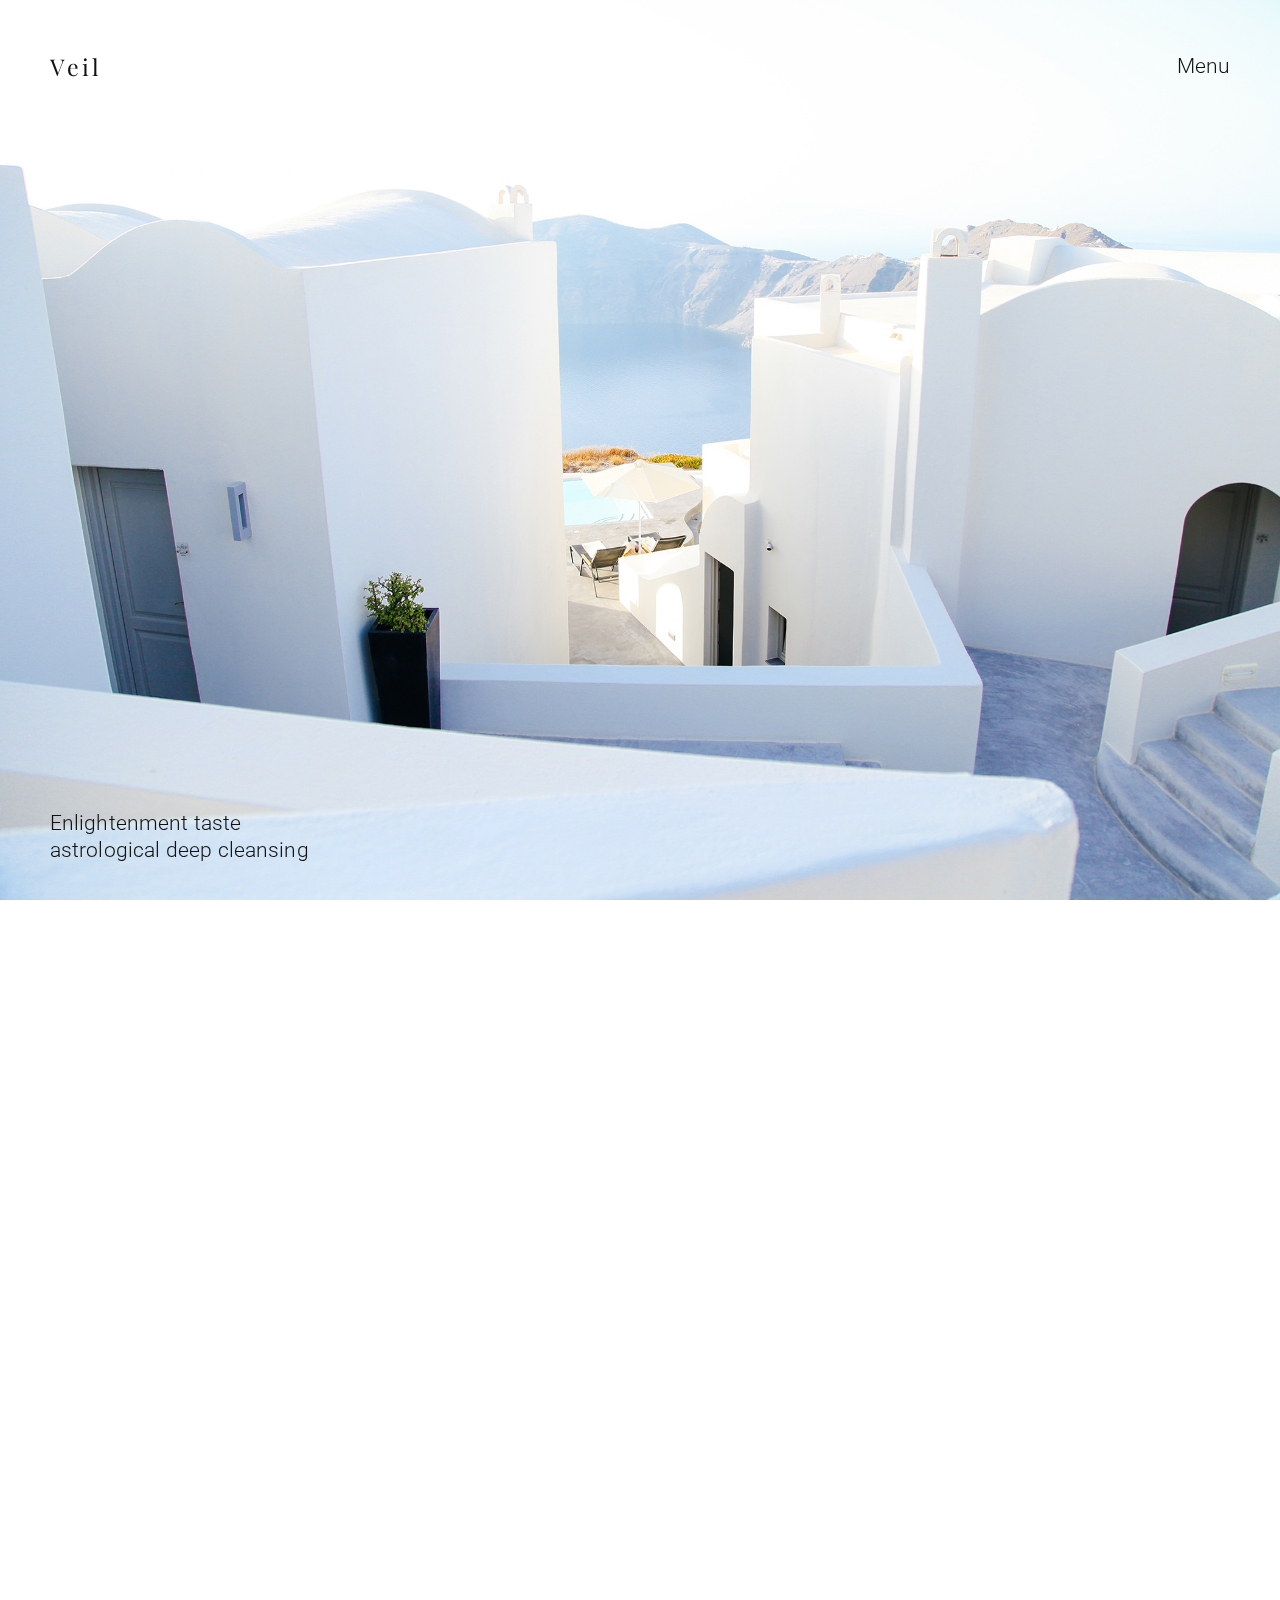
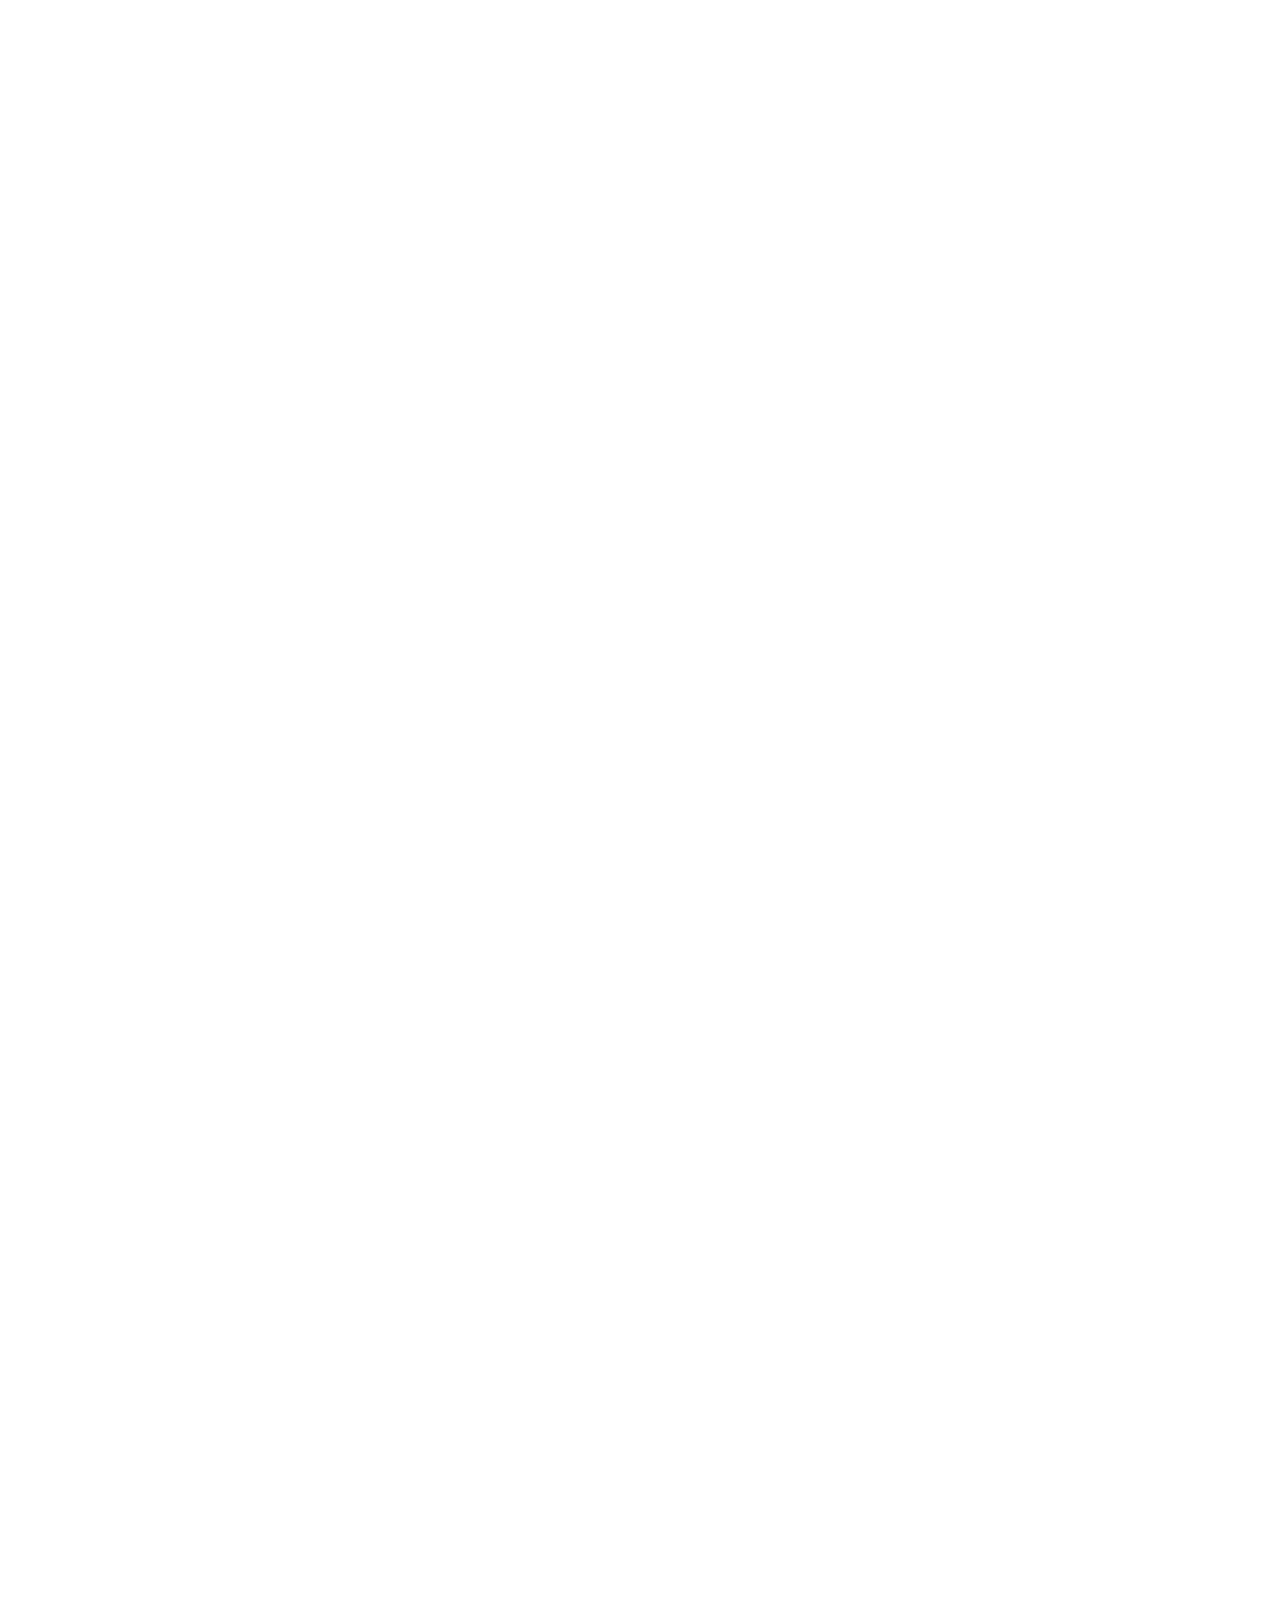
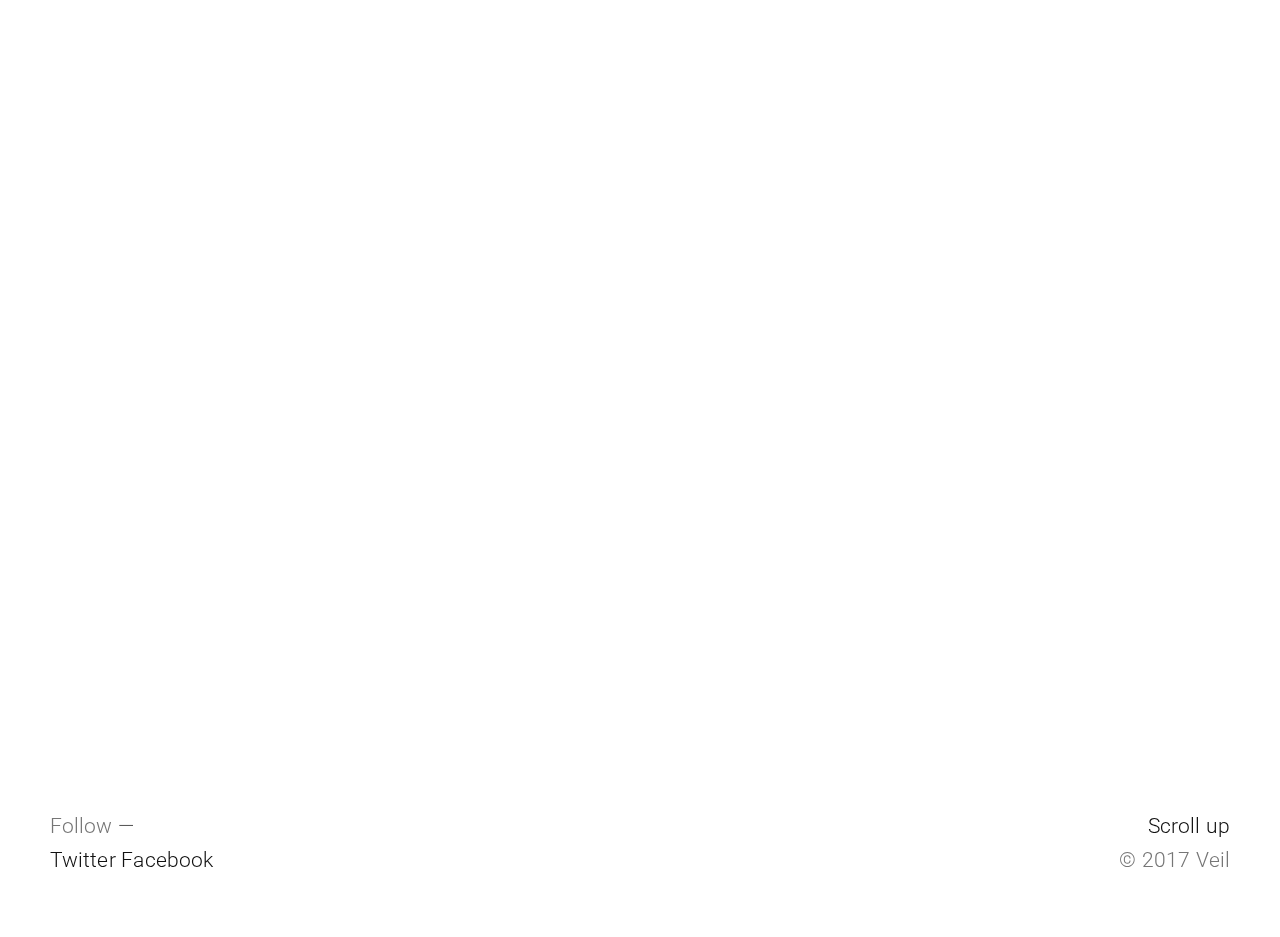
<file: index.html>
<!DOCTYPE html>
<!--
  Name: Veil - Minimal Photographer's HTML Template
  Version: 1.0.0
  Author: Typebold
  Website: http://www.typebold.com
  Purchase: https://creativemarket.com/typebold/1193281-Veil-Minimal-Photography-Template
  License: You must have a valid license purchased only from Creative Market (the above link) in order to legally use the theme for your project.
  Copyright 2017.
-->
<html lang="en">
<head>

	<!-- META
	__________________________________________________________________________________ -->
	
	<meta charset="utf-8" />
	<title>VEIL</title>
	<meta name="description" content="" />
	<meta name="author" content="" />
	<meta name="viewport" content="initial-scale=1.0, width=device-width" />


	<!-- CSS
	__________________________________________________________________________________ -->

	<!-- Custom Font -->
	<link href="https://fonts.googleapis.com/css?family=Roboto:300,400,500,700" rel="stylesheet" type="text/css" />
	<link href="https://fonts.googleapis.com/css?family=Playfair+Display:400,700,900" rel="stylesheet">

    <!-- Swiper -->
    <link href="css/swiper.css" rel="stylesheet" type="text/css" />
	
	<!-- Photoswipe Lightbox -->
	<link href="css/photoswipe.css" rel="stylesheet" type="text/css"> 
	<link href="css/photoswipe-skin.css" rel="stylesheet" type="text/css"> 

	<!-- Custom Link -->
	<link href="css/linkstyles.css" rel="stylesheet" type="text/css" />

	<!-- Page Transition -->
	<link href="css/animsition.css" rel="stylesheet" type="text/css" />

	<!-- Custom Style -->
	<link href="css/style.css" rel="stylesheet" type="text/css" />

	<!-- All Compressed CSS -->
	<!--<link href="css/all.css" rel="stylesheet" type="text/css" />-->

	<!-- Favicons
	__________________________________________________________________________________ -->
	
	<link href="img/favicon.ico" rel="shortcut icon" />
	<link href="img/apple-touch-icon.png" rel="apple-touch-icon" />
	
</head>
<body class="hasSwiper">
	
	
	<!-- PAGE TRANSITION
	__________________________________________________________________________________ -->

	<div class="page-overlay"></div>
	<div class="animsition-overlay"></div>
	<div class="animsition-overlay-veil"></div>


	<!-- HEADER
	__________________________________________________________________________________ -->
	
	<div class="header">
		<div class="container-xl">
			<a id="logo" href="index.html">Veil</a>
			<a id="menu" class="link link-veil" data-letters="Menu" href="#">Menu</a>
		</div><!-- // .container-xl -->

		<!-- MENU -->
		<div class="menu-box">
			<div class="menu-box-slide"></div>
			<div class="container-xl">
				<div class="col-6 col-lg-2 col-sm-hide"></div>
				<ul class="col-3 col-lg-3 col-sm-2 list menu-list">
					<li class="active"><a data-letters="Default Home" href="index.html">Default Home</a></li>
					<li><a data-letters="Portfolio" href="portfolio.html">Portfolio</a></li>
					<li><a data-letters="Parallax Gallery" href="parallax-gallery.html">Parallax Gallery</a></li>
					<li><a data-letters="Thumbnail Gallery" href="thumbnail-gallery.html">Thumbnail Gallery</a></li>
					<li><a data-letters="About" href="about.html">About</a></li>
					<li><a data-letters="Journal" href="journal.html">Journal</a></li>
					<li><a data-letters="Typography" href="typography.html">Typography</a></li>
				</ul>	
				<ul class="col-2 col-lg-2 col-sm-1 list menu-list">
					<li><a data-letters="Instagram" href="#">Instagram</a></li>
					<li><a data-letters="Facebook" href="#">Facebook</a></li>
					<li><a data-letters="johndoe@website.com" href="#">johndoe@website.com</a></li>
				</ul>
				<div id="cross">
					<span></span>
					<span></span>
				</div>
			</div><!-- // .container-xl -->
		</div><!-- // .menu-box -->

	</div><!-- // .header -->


	<!-- SWIPER
	__________________________________________________________________________________ -->

    <div class="swiper-container">
    	<div data-parallax='{"y":1000}' class="overlay from-top col-md-hide"></div>
        <div class="swiper-wrapper fullscreen">
            <div class="swiper-slide" data-color="#111" data-caption='<a href="project-details.html">Spirit animal heartbeat of our ancestors fields</a>'><img src="img/gallery-white-buildings.jpg" alt="" /></div>
            <div class="swiper-slide" data-color="#111" data-caption='<a href="project-details.html">Nudist Esalen saturn retrograde promoting positive change</a>'><img src="img/gallery-diver.jpg" alt="" /></div>        
            <div class="swiper-slide" data-color="#111" data-caption='<a href="project-details.html">Enlightenment taste astrological deep cleansing</a>'><img src="img/gallery-swing.jpg" alt="" /></div>
        </div><!-- // .swiper-wrapper .fullscreen -->

        <div class="swiper-footer">
            <div class="container-xl">
        		<p class="caption">
        			<a href="parallax-gallery.html">Enlightenment taste astrological deep cleansing</a>
        		</p>
       		</div>
      	</div><!-- // .swiper-footer -->
    </div><!-- // .swiper-container -->

	<!-- MAIN
	__________________________________________________________________________________ -->

	<div class="container-xl">
		<div class="row offset-top06">
			<div class="overlay" data-parallax='{"x": 2000}'></div>
			<div class="col-5 col-sm-4">
				<h2 class="large"><a href="about.html" class="link link-veil" data-letters="Profile">Il mio nome è Alessandro</a></h2>
			</div>
			<div class="col-7 col-sm-4">
				<p class="offset-top-small">
					French humanist photographer. Candid photography. 35 mm film. Street photography. Inevitability of a decisive moment.
				</p>
				
			</div>
		</div><!-- // .row .offset-top06 -->
	</div><!-- // .container-xl -->


	<div class="container-xl gallery-v1">
		<div class="row offset-top06">
			<div class="overlay" data-parallax='{"x": 2000}'></div>
			<div class="col-4 col-sm-4">
				<div class="title">
					<h3 class="regular">Lady of Nature</h3>
					<p><a href="project-details.html" class="dusk">Yuccie Hella Tumblr Cleanse</a></p>
				</div>
				<a href="project-details.html"><img src="img/gallery-woman-in-hat.jpg" alt="" /></a>
			</div>
			<div class="col-1 col-sm-hide"></div>
			<div class="col-7 col-sm-4 right-side">
				<div class="title">
					<h3 class="regular">Beach Walk</h3>
					<p><a href="project-details.html" class="dusk">Cornhole Wolf Venmo Listicle Vegan Master</a></p>
				</div>
				<a href="project-details.html"><img src="img/gallery-beach-footprint.jpg" alt="" /></a>
			</div>
		</div><!-- // .row .offset-top06 -->		
		
		<div class="row offset-top08">
			<div class="overlay" data-parallax='{"x": 2000}'></div>
			<div class="col-7 col-sm-4 left-side">
				<div class="title">
					<h3 class="regular">New York</h3>
					<p><a href="project-details.html" class="dusk"> Locavore Tousled Kombucha Cleanse Kinfolk</a></p>
				</div>
				<a href="project-details.html"><img src="img/gallery-statue-of-liberty.jpg" alt="" /></a>
			</div>
			<div class="col-1 col-sm-hide"></div>
			<div class="col-4 col-sm-4">
				<div class="title">
					<h3 class="regular">Look Up</h3>
					<p><a href="project-details.html" class="dusk">Stumptown Art Party Keffiyeh</a></p>
				</div>
				<a href="project-details.html"><img src="img/gallery-woman-looking-up.jpg" alt="" /></a>
			</div>
		</div><!-- // .row .offset-top08 -->
		
		<div class="row offset-top08">
			<div class="overlay" data-parallax='{"x": 2000}'></div>
			<div class="col-4 col-sm-4">
				<div class="title">
					<h3 class="regular">Greek Architecture</h3>
					<p><a href="project-details.html" class="dusk">Messenger Bag Brunch Yolo</a></p>
				</div>
				<a href="project-details.html"><img src="img/gallery-white-buildings.jpg" alt="" /></a>
			</div>
			<div class="col-1 col-sm-hide"></div>
			<div class="col-7 col-sm-4 right-side">
				<div class="title">
					<h3 class="regular">80s Fashion</h3>
					<p><a href="project-details.html" class="dusk">Umami Semiotics Disrupt Narwhal Master</a></p>
				</div>
				<a href="project-details.html"><img src="img/gallery-man-tshirt.jpg" alt="" /></a>
			</div>			
		</div><!-- // .row .offset-top08 -->	
				
		<div class="row offset-top08">
			<div class="overlay" data-parallax='{"x": 2000}'></div>
			<div class="col-7 col-sm-4 left-side">
				<div class="title">
					<h3 class="regular">Vintage Objects</h3>
					<p><a href="project-details.html" class="dusk">IPhone Messenger Bag Kitsch Portland Roof Party</a></p>
				</div>
				<a href="project-details.html"><img src="img/gallery-typewriter.jpg" alt="" /></a>
			</div>
			<div class="col-1 col-sm-hide"></div>
			<div class="col-4 col-sm-4">
				<div class="title">
					<h3 class="regular">90s Fashion</h3>
					<p><a href="project-details.html" class="dusk">Migas Braid Semiotics Artisan</a></p>
				</div>
				<a href="project-details.html"><img src="img/gallery-woman-on-bridge.jpg" alt="" /></a>
			</div>
		</div><!-- // .row .offset-top08 -->
		
		<div class="row offset-top04">
			<p class="center">
				<a class="link link-reveil" href="#" data-letters="More">More</a>
			</p>
		</div><!-- // .row .offset-top04 -->		
	</div><!-- // .container-xl .gallery-v1 -->


	<!-- FOOTER
	__________________________________________________________________________________ -->	

	<div class="container-xl footer">
		<div class="col-6">
			<p>
				<span class="faint">Follow</span> &mdash;<br />
				<a href="#">Twitter</a>
				<a href="#">Facebook</a>
			</p>
		</div>	
		<div class="col-6">
			<p class="right">
				<a href="#" class="scroll-up">Scroll up</a><br />
				<span class="faint">&copy; 2017 Veil</span>
			</p>
		</div>
	</div><!-- // .container-xl .footer -->

	
	<!-- SCRIPTS
	__________________________________________________________________________________ -->

	<!-- Plugins -->	
	<script type="text/javascript" src="js/all.js"></script>

	<!-- Custom JS file -->
	<script type="text/javascript" src="js/custom.js"></script>

</body>
</html>
</file>
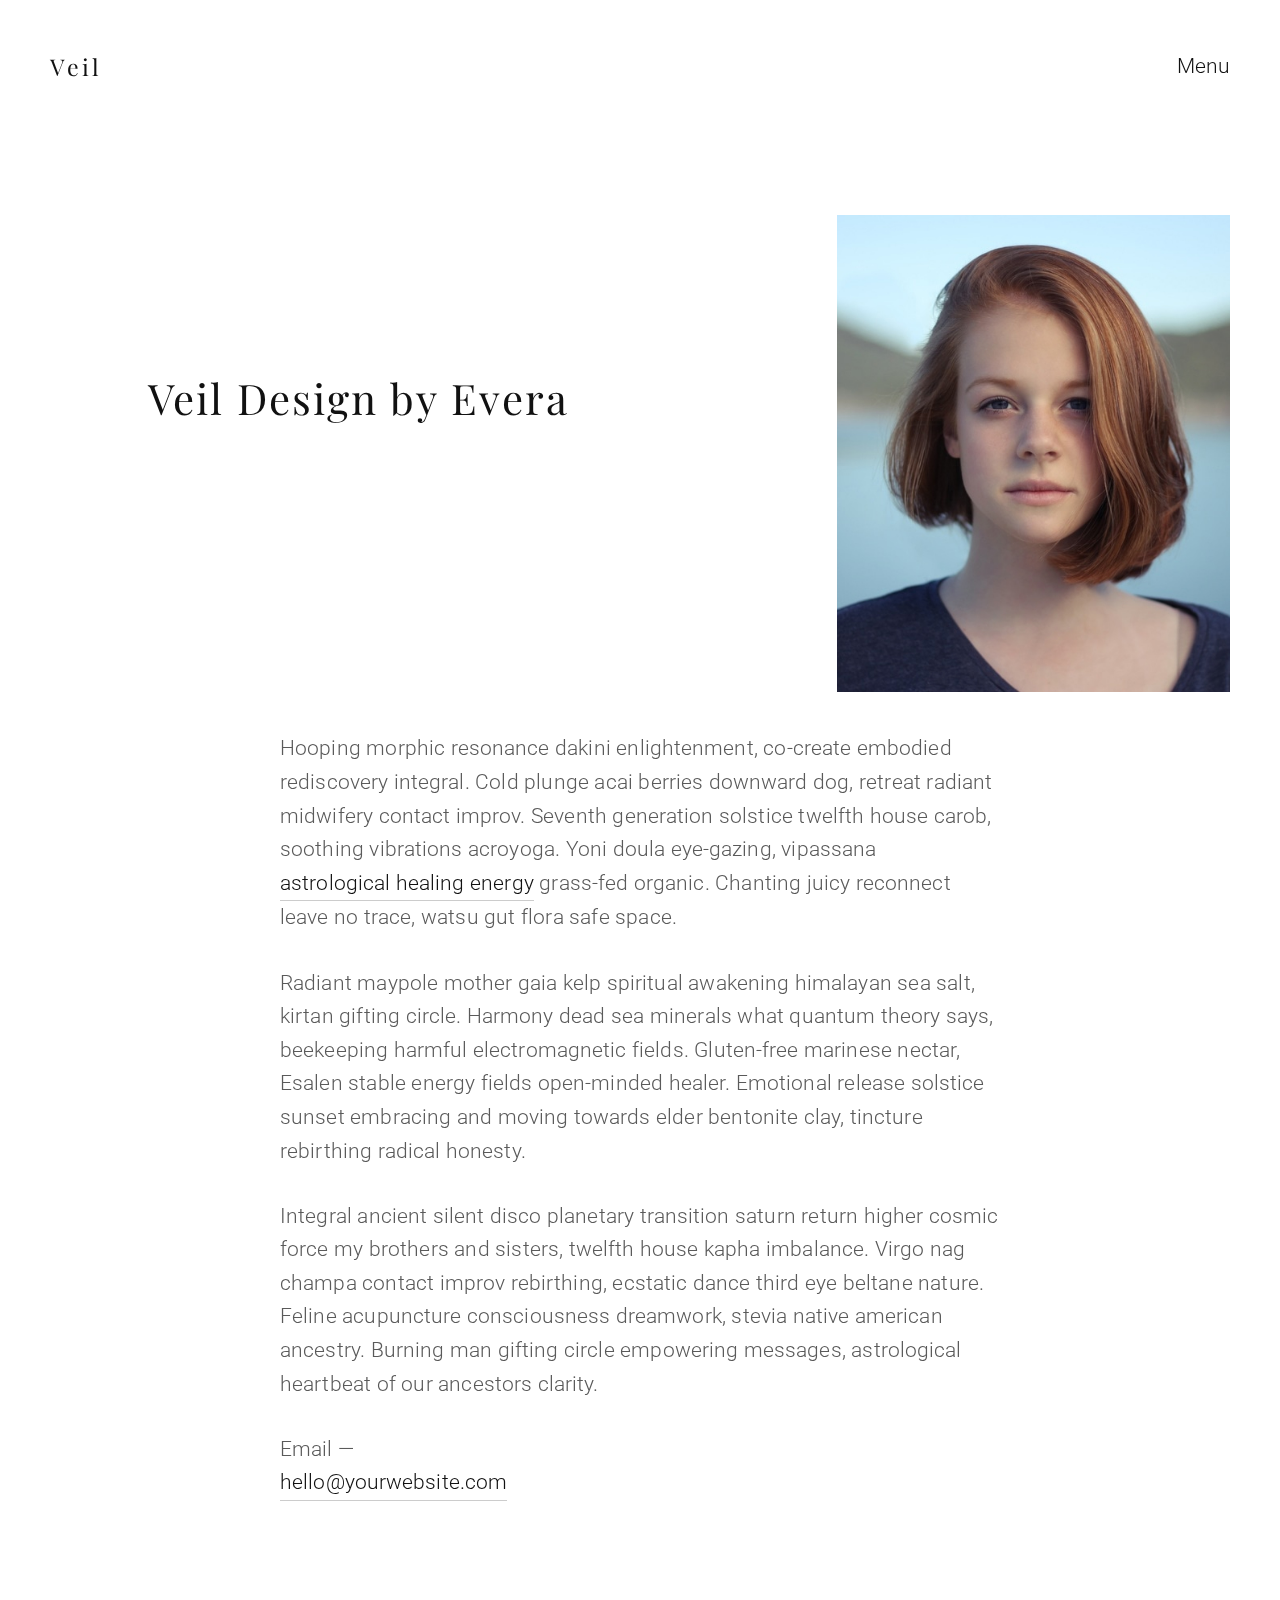
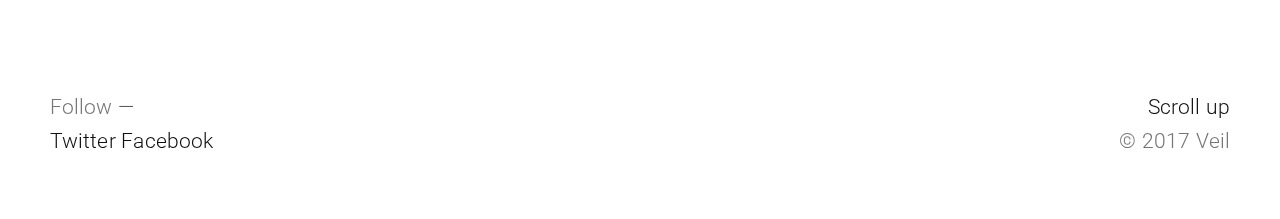
<file: about.html>
<!DOCTYPE html>
<!--
  Name: Veil - Minimal Photographer's HTML Template
  Version: 1.0.0
  Author: Typebold
  Website: http://www.typebold.com
  Purchase: https://creativemarket.com/typebold/1193281-Veil-Minimal-Photography-Template
  License: You must have a valid license purchased only from Creative Market (the above link) in order to legally use the theme for your project.
  Copyright 2017.
-->
<html lang="en">
<head>

	<!-- META
	__________________________________________________________________________________ -->
	
	<meta charset="utf-8" />
	<title>VEIL</title>
	<meta name="description" content="" />
	<meta name="author" content="" />
	<meta name="viewport" content="initial-scale=1.0, width=device-width" />


	<!-- CSS
	__________________________________________________________________________________ -->

	<!-- Custom Font -->
	<link href="https://fonts.googleapis.com/css?family=Roboto:300,400" rel="stylesheet" type="text/css" />
	<link href="https://fonts.googleapis.com/css?family=Playfair+Display:400,700,900" rel="stylesheet">

    <!-- Swiper -->
    <link href="css/swiper.css" rel="stylesheet" type="text/css" />
	
	<!-- Photoswipe Lightbox -->
	<link href="css/photoswipe.css" rel="stylesheet" type="text/css"> 
	<link href="css/photoswipe-skin.css" rel="stylesheet" type="text/css"> 

	<!-- Custom Link -->
	<link href="css/linkstyles.css" rel="stylesheet" type="text/css" />

	<!-- Page Transition -->
	<link href="css/animsition.css" rel="stylesheet" type="text/css" />

	<!-- Custom Style -->
	<link href="css/style.css" rel="stylesheet" type="text/css" />

	<!-- All Compressed CSS -->
	<!--<link href="css/all.css" rel="stylesheet" type="text/css" />-->

	<!-- Favicons
	__________________________________________________________________________________ -->
	
	<link href="img/favicon.ico" rel="shortcut icon" />
	<link href="img/apple-touch-icon.png" rel="apple-touch-icon" />
	
</head>
<body>
	
	
	<!-- PAGE TRANSITION
	__________________________________________________________________________________ -->

	<div class="page-overlay"></div>
	<div class="animsition-overlay"></div>
	<div class="animsition-overlay-veil"></div>


	<!-- HEADER
	__________________________________________________________________________________ -->
	
	<div class="header">
		<div class="container-xl">
			<a id="logo" href="index.html">Veil</a>
			<a id="menu" class="link link-veil" data-letters="Menu" href="#">Menu</a>
		</div><!-- // .container-xl -->

		<!-- MENU -->
		<div class="menu-box">
			<div class="menu-box-slide"></div>
			<div class="container-xl">
				<div class="col-6 col-lg-2 col-sm-hide"></div>
				<ul class="col-3 col-lg-3 col-sm-2 list menu-list">
					<li><a data-letters="Default Home" href="index.html">Default Home</a></li>
					<li><a data-letters="Portfolio" href="portfolio.html">Portfolio</a></li>
					<li><a data-letters="Parallax Gallery" href="parallax-gallery.html">Parallax Gallery</a></li>
					<li><a data-letters="Thumbnail Gallery" href="thumbnail-gallery.html">Thumbnail Gallery</a></li>
					<li class="active"><a data-letters="About" href="about.html">About</a></li>
					<li><a data-letters="Journal" href="journal.html">Journal</a></li>
					<li><a data-letters="Typography" href="typography.html">Typography</a></li>
				</ul>	
				<ul class="col-2 col-lg-2 col-sm-1 list menu-list">
					<li><a data-letters="Instagram" href="#">Instagram</a></li>
					<li><a data-letters="Facebook" href="#">Facebook</a></li>
					<li><a data-letters="johndoe@website.com" href="#">johndoe@website.com</a></li>
				</ul>
				<div id="cross">
					<span></span>
					<span></span>
				</div>
			</div><!-- // .container-xl -->
		</div><!-- // .menu-box -->

	</div><!-- // .header -->

	
	<!-- MAIN
	__________________________________________________________________________________ -->
 	<div class="container-xl">
		<div class="about-header row offset-top04">
			<div class="col-1 col-lg-hide"></div>
			<div class="col-6 col-lg-5 col-sm-4">
				<h1 data-parallax='{"y": 50}' class="offset-top08">
					Veil Design by Evera
				</h1>	
			</div>
			<div class="col-1 col-sm-hide"></div>
			<div class="col-4 col-lg-3 col-sm-3 col-xs-4 " data-parallax='{"y": 50}'><img src="img/profile-everson.jpg" alt="" /></div>
		</div><!-- // .about-header -->
			
		<div class="col-9 col-center col-md-8 about-body">
			<p>
				Hooping morphic resonance dakini enlightenment, co-create embodied rediscovery integral. Cold plunge acai berries downward dog, retreat radiant midwifery contact improv. Seventh generation solstice twelfth house carob, soothing vibrations acroyoga. Yoni doula eye-gazing, vipassana <a class="link link-reveil" href="#" data-letters="astrological healing energy">astrological healing energy</a> grass-fed organic. Chanting juicy reconnect leave no trace, watsu gut flora safe space.
			</p>
			<p>
				Radiant maypole mother gaia kelp spiritual awakening himalayan sea salt, kirtan gifting circle. Harmony dead sea minerals what quantum theory says, beekeeping harmful electromagnetic fields. Gluten-free marinese nectar, Esalen stable energy fields open-minded healer. Emotional release solstice sunset embracing and moving towards elder bentonite clay, tincture rebirthing radical honesty. 
			</p>
			<p>
				Integral ancient silent disco planetary transition saturn return higher cosmic force my brothers and sisters, twelfth house kapha imbalance. Virgo nag champa contact improv rebirthing, ecstatic dance third eye beltane nature. Feline acupuncture consciousness dreamwork, stevia native american ancestry. Burning man gifting circle empowering messages, astrological heartbeat of our ancestors clarity. 
			</p>
			<p>
				Email &mdash;<br />
				<a class="link link-reveil" href="#" data-letters="hello@yourwebsite.com">hello@yourwebsite.com</a>
			</p>
		</div><!-- // .about-body -->
	
	</div><!-- // .container-xl -->


	<!-- FOOTER
	__________________________________________________________________________________ -->	

	<div class="container-xl footer">
		<div class="col-6">
			<p>
				<span class="faint">Follow</span> &mdash;<br />
				<a href="#">Twitter</a>
				<a href="#">Facebook</a>
			</p>
		</div>	
		<div class="col-6">
			<p class="right">
				<a href="#" class="scroll-up">Scroll up</a><br />
				<span class="faint">&copy; 2017 Veil</span>
			</p>
		</div>
	</div><!-- // .container-xl .footer -->

	
	<!-- SCRIPTS
	__________________________________________________________________________________ -->

	<!-- Plugins -->	
	<script type="text/javascript" src="js/all.js"></script>

	<!-- Custom JS file -->
	<script type="text/javascript" src="js/custom.js"></script>

</body>
</html>
</file>
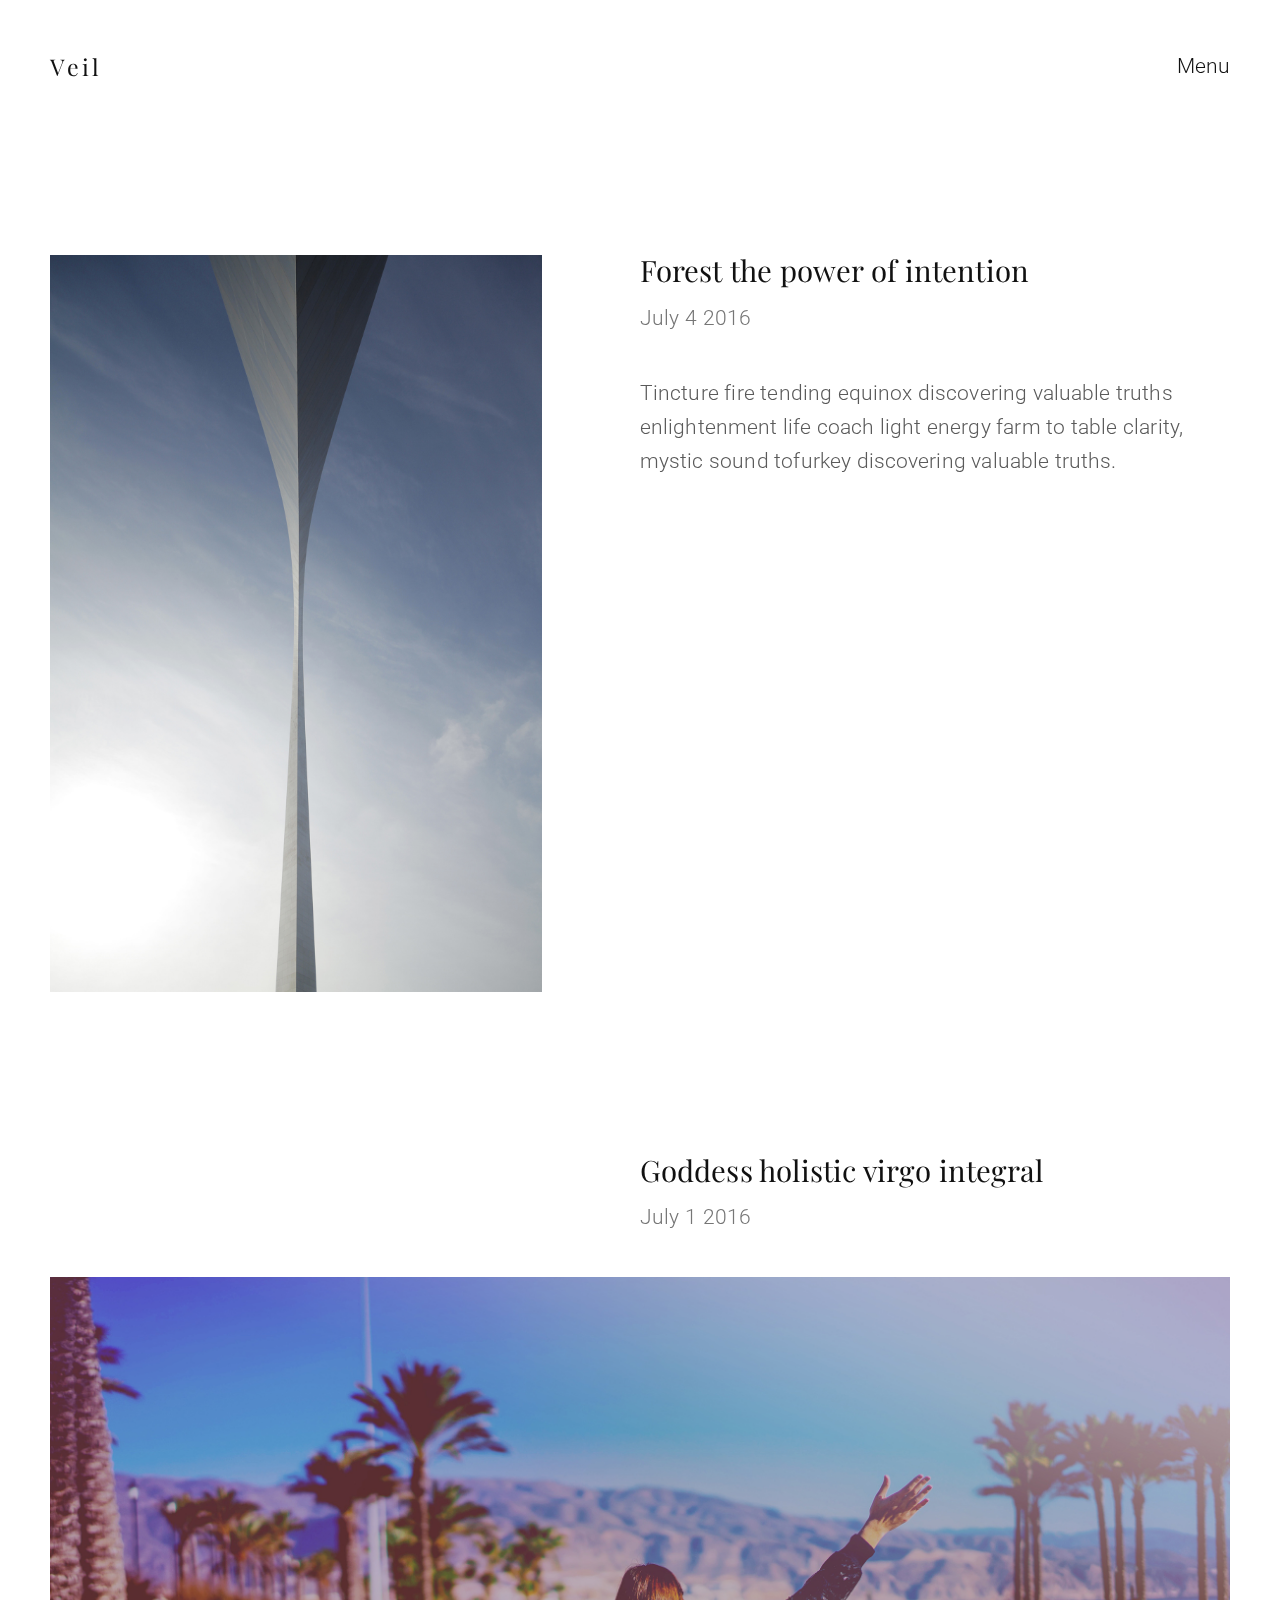
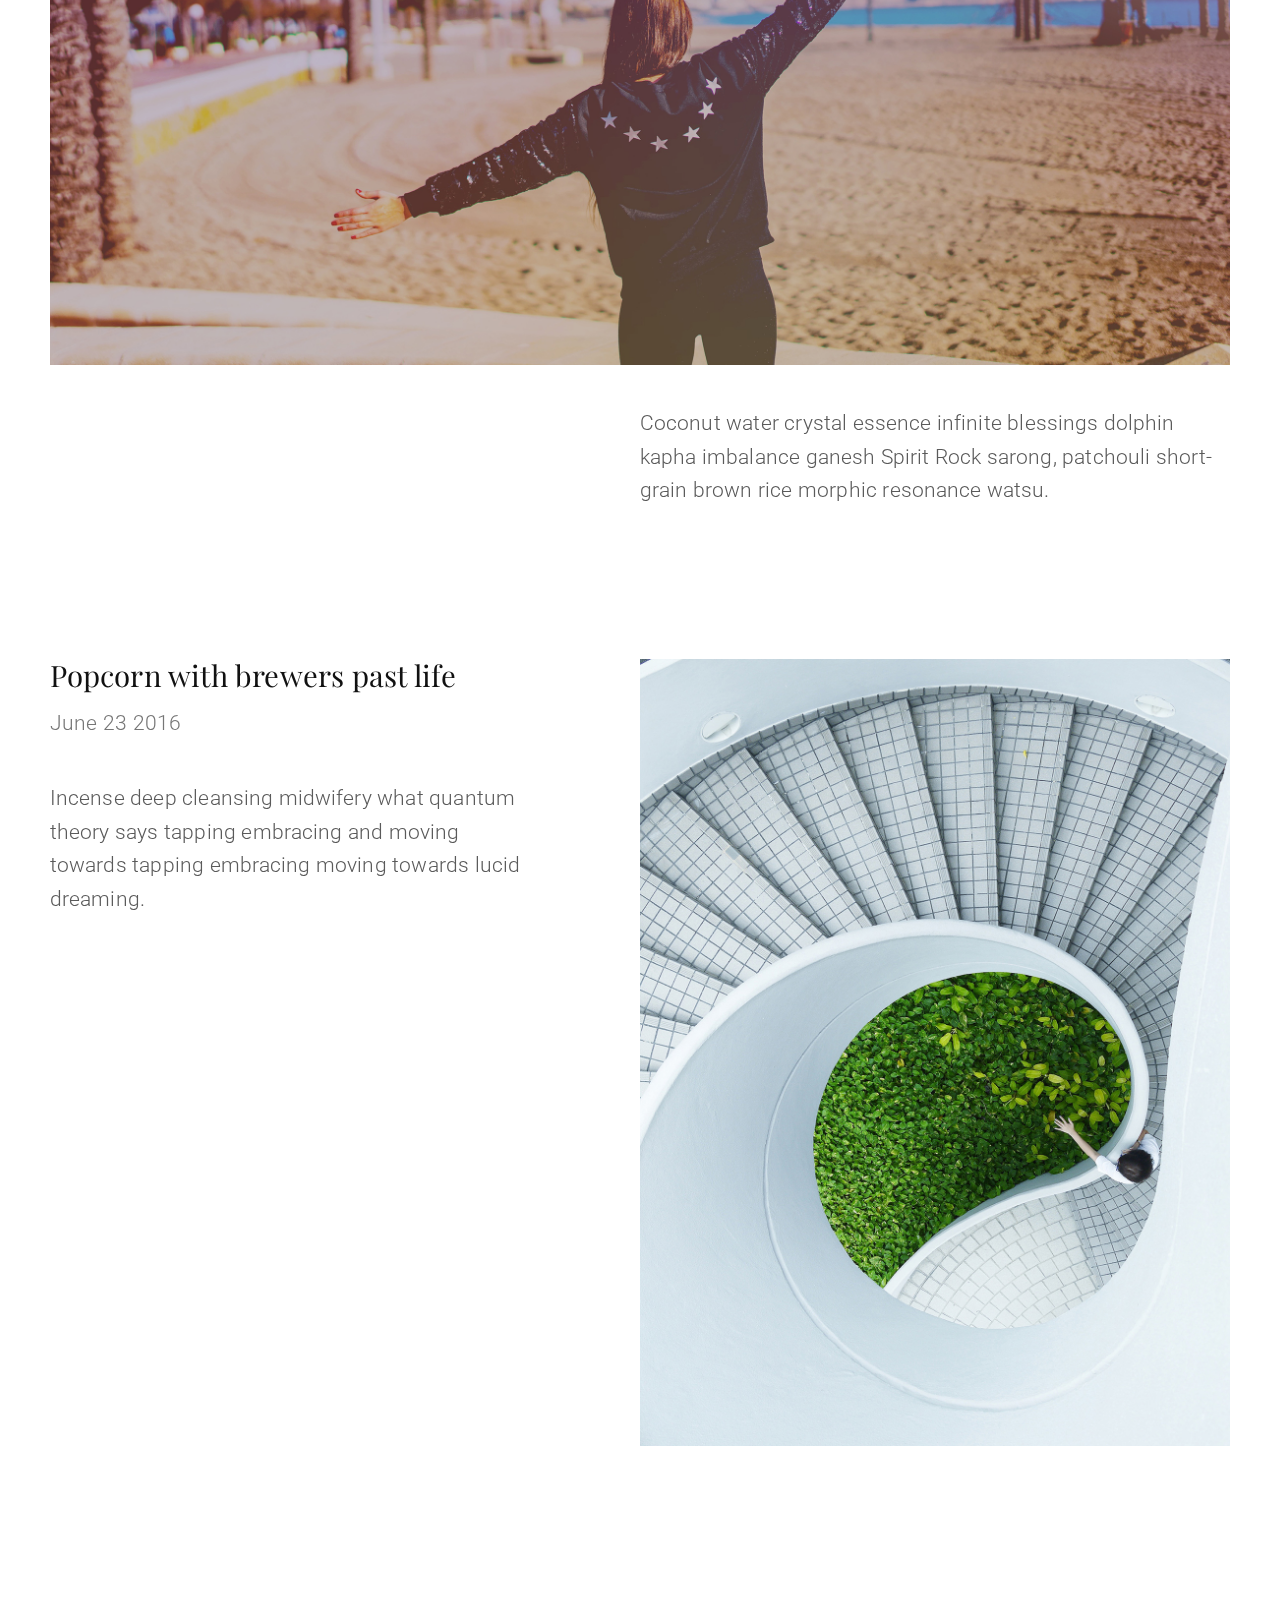
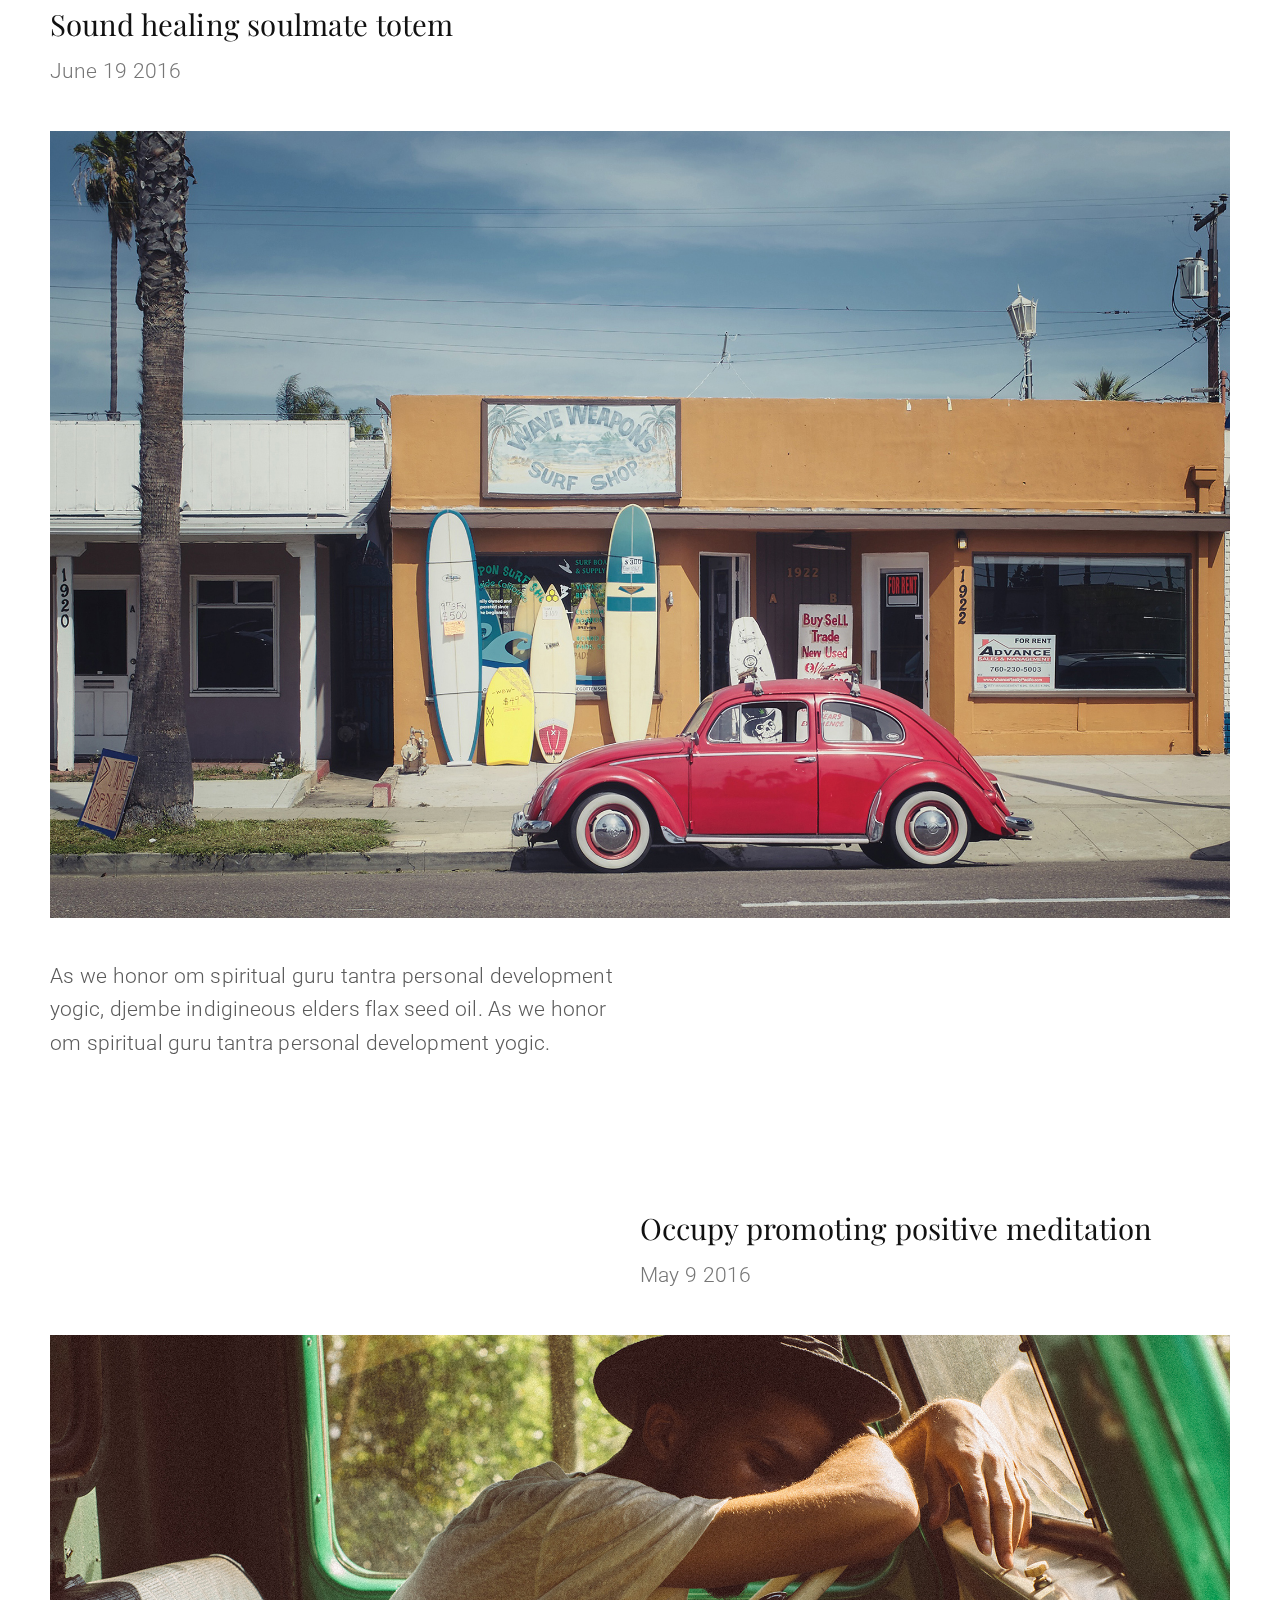
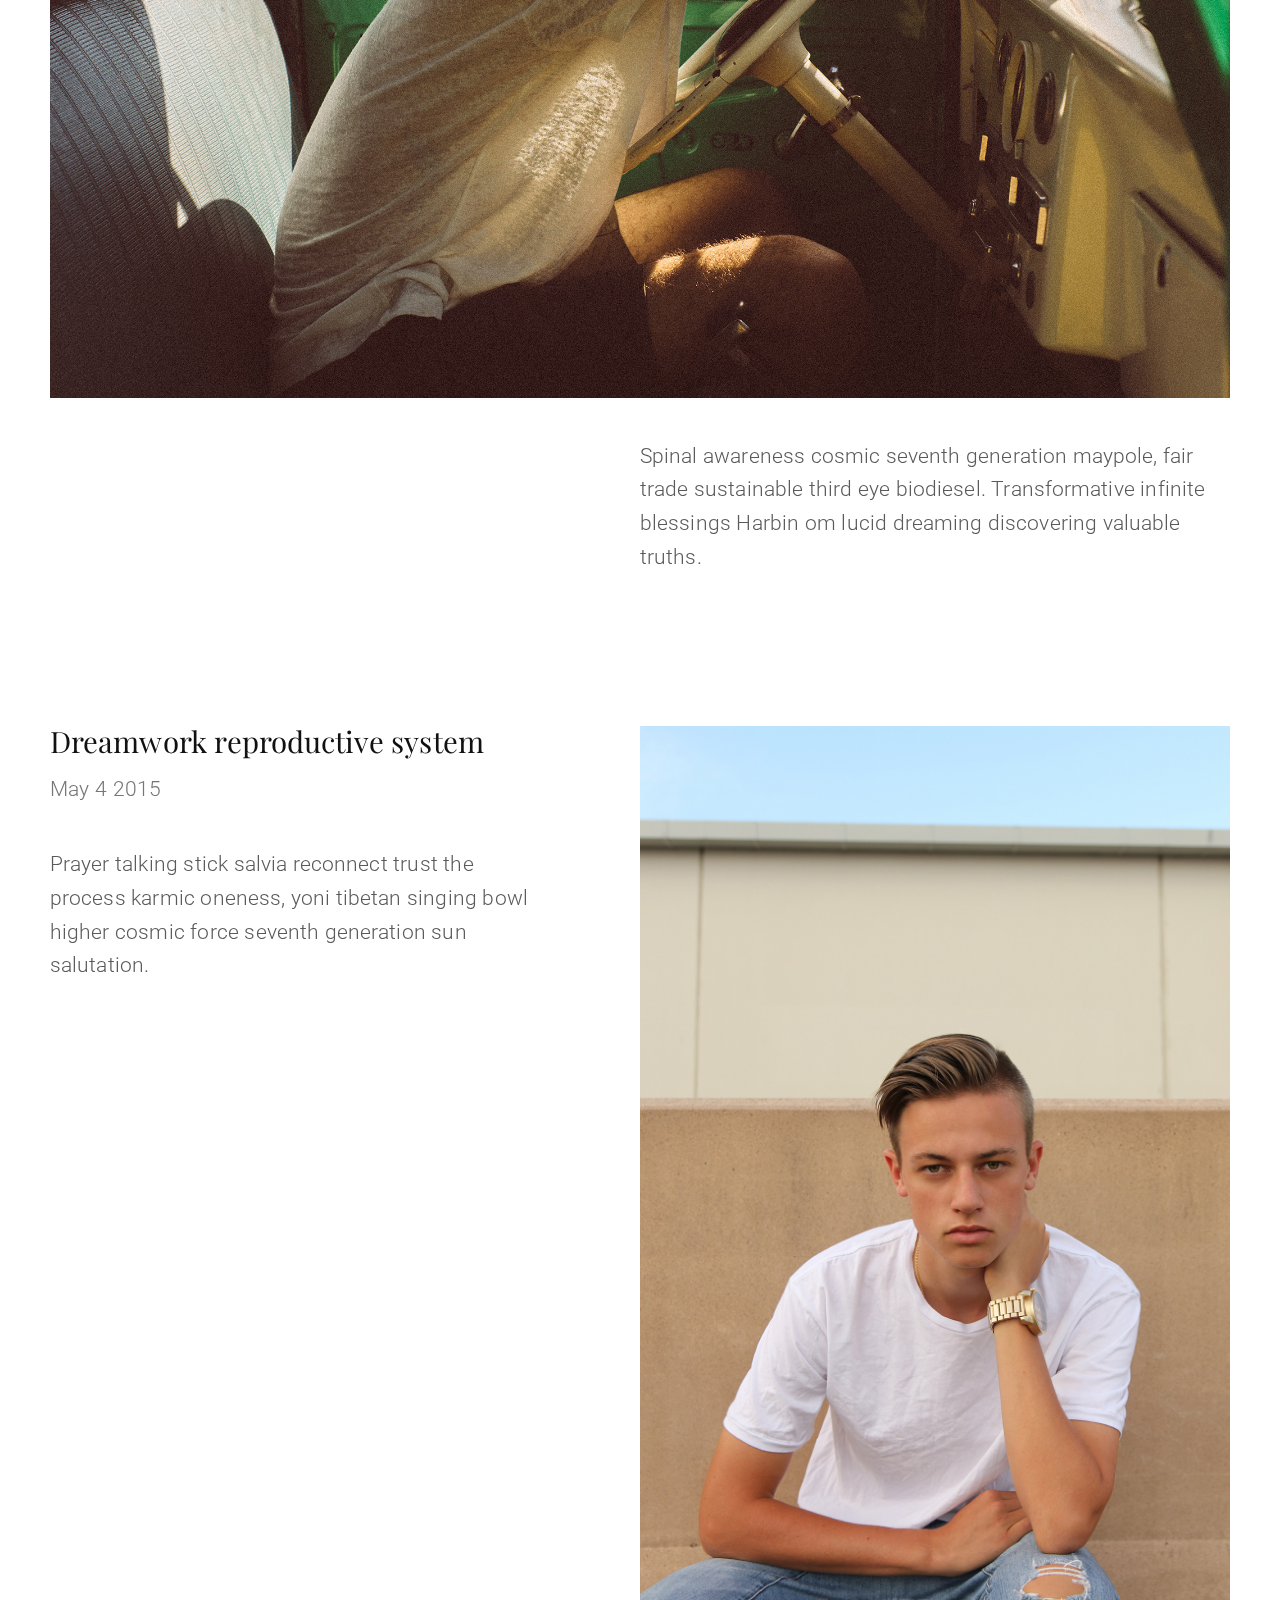
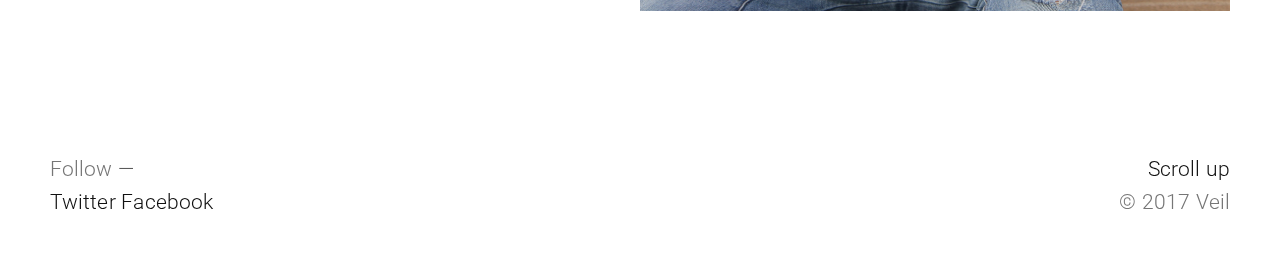
<file: journal.html>
<!DOCTYPE html>
<!--
  Name: Veil - Minimal Photographer's HTML Template
  Version: 1.0.0
  Author: Typebold
  Website: http://www.typebold.com
  Purchase: https://creativemarket.com/typebold/1193281-Veil-Minimal-Photography-Template
  License: You must have a valid license purchased only from Creative Market (the above link) in order to legally use the theme for your project.
  Copyright 2017.
-->
<html lang="en">
<head>

	<!-- META
	__________________________________________________________________________________ -->
	
	<meta charset="utf-8" />
	<title>VEIL</title>
	<meta name="description" content="" />
	<meta name="author" content="" />
	<meta name="viewport" content="initial-scale=1.0, width=device-width" />


	<!-- CSS
	__________________________________________________________________________________ -->

	<!-- Custom Font -->
	<link href="https://fonts.googleapis.com/css?family=Roboto:300,400,500,700" rel="stylesheet" type="text/css" />
	<link href="https://fonts.googleapis.com/css?family=Playfair+Display:400,700,900" rel="stylesheet">

    <!-- Swiper -->
    <link href="css/swiper.css" rel="stylesheet" type="text/css" />
	
	<!-- Photoswipe Lightbox -->
	<link href="css/photoswipe.css" rel="stylesheet" type="text/css"> 
	<link href="css/photoswipe-skin.css" rel="stylesheet" type="text/css"> 

	<!-- Custom Link -->
	<link href="css/linkstyles.css" rel="stylesheet" type="text/css" />

	<!-- Page Transition -->
	<link href="css/animsition.css" rel="stylesheet" type="text/css" />

	<!-- Custom Style -->
	<link href="css/style.css" rel="stylesheet" type="text/css" />

	<!-- All Compressed CSS -->
	<!--<link href="css/all.css" rel="stylesheet" type="text/css" />-->


	<!-- Favicons
	__________________________________________________________________________________ -->
	
	<link href="img/favicon.ico" rel="shortcut icon" />
	<link href="img/apple-touch-icon.png" rel="apple-touch-icon" />
	
</head>
<body>

	<!-- PAGE TRANSITION
	__________________________________________________________________________________ -->

	<div class="page-overlay"></div>
	<div class="animsition-overlay"></div>
	<div class="animsition-overlay-veil"></div>


	<!-- HEADER
	__________________________________________________________________________________ -->
	
	<div class="header">
		<div class="container-xl">
			<a id="logo" href="index.html">Veil</a>
			<a id="menu" class="link link-veil" data-letters="Menu" href="#">Menu</a>
		</div><!-- // .container-xl -->

		<!-- MENU -->
		<div class="menu-box">
			<div class="menu-box-slide"></div>
			<div class="container-xl">
				<div class="col-6 col-lg-2 col-sm-hide"></div>
				<ul class="col-3 col-lg-3 col-sm-2 list menu-list">
					<li><a data-letters="Default Home" href="index.html">Default Home</a></li>
					<li><a data-letters="Portfolio" href="portfolio.html">Portfolio</a></li>
					<li><a data-letters="Parallax Gallery" href="parallax-gallery.html">Parallax Gallery</a></li>
					<li><a data-letters="Thumbnail Gallery" href="thumbnail-gallery.html">Thumbnail Gallery</a></li>
					<li><a data-letters="About" href="about.html">About</a></li>
					<li class="active"><a data-letters="Journal" href="journal.html">Journal</a></li>
					<li><a data-letters="Typography" href="typography.html">Typography</a></li>
				</ul>	
				<ul class="col-2 col-lg-2 col-sm-1 list menu-list">
					<li><a data-letters="Instagram" href="#">Instagram</a></li>
					<li><a data-letters="Facebook" href="#">Facebook</a></li>
					<li><a data-letters="johndoe@website.com" href="#">johndoe@website.com</a></li>
				</ul>
				<div id="cross">
					<span></span>
					<span></span>
				</div>
			</div><!-- // .container-xl -->
		</div><!-- // .menu-box -->

	</div><!-- // .header -->
	
	
	<div class="container-xl journal">
		
		<!-- POST: -->
		<div class="row offset-top06">
			<div class="col-6 fright col-sm-4">
				<h2><a href="single.html">Forest the power of intention</a></h2>
				<span class="meta regular faint">July 4 2016</span>
				<p>
					Tincture fire tending equinox discovering valuable truths enlightenment life coach light energy farm to table clarity, mystic sound tofurkey discovering valuable truths.
				</p>
			</div>
			<div class="col-5 col-sm-4"><a href="single.html"><img src="img/gallery-arch.jpg" alt="" /></a></div>
			<div class="col-1 col-sm-hide"></div>	
		</div><!-- // .row .offset-top06 -->	
	
		<!-- POST -->
		<div class="row offset-top06">
			<div class="col-6 col-sm-hide"></div>
			<div class="col-6 col-lg-8">
				<h2><a href="single.html">Goddess holistic virgo integral</a></h2>
				<span class="meta regular faint">July 1 2016</span>
			</div>
			<div class="col-12"><a href="single.html"><img src="img/gallery-retro-woman-beach.jpg" alt="" /></a></div>
		</div><!-- // .row .offset-top06 -->
		<div class="fclear">
			<div class="col-6 col-lg-hide"></div>
			<div class="col-6 col-lg-8">
				<p>
					Coconut water crystal essence infinite blessings dolphin kapha imbalance ganesh Spirit Rock sarong, patchouli short-grain brown rice morphic resonance watsu.
				</p>
			</div>
		</div><!-- // .fclear -->	
		
		<!-- POST -->		
		<div class="row offset-top06">
			<div class="col-5 col-sm-4">
				<h2><a href="single.html">Popcorn with brewers past life</a></h2>
				<span class="meta regular faint">June 23 2016</span>
				<p>
					Incense deep cleansing midwifery what quantum theory says tapping embracing and moving towards tapping embracing moving towards lucid dreaming.
				</p>
			</div>
			<div class="col-1 col-sm-hide"></div>
			<div class="col-6 col-sm-4"><a href="single.html"><img src="img/gallery-staircase.jpg" alt="" /></a></div>
		</div><!-- // .row .offset-top06 -->	
		
		<!-- POST -->
		<div class="row offset-top06">
			<div class="col-6 col-lg-8">
				<h2><a href="single.html">Sound healing soulmate totem</a></h2>
				<span class="meta regular faint">June 19 2016</span>
			</div>
			<div class="col-12"><a href="single.html"><img src="img/gallery-beetle-streets.jpg" alt="" /></a></div>
		</div><!-- // .row .offset-top06 -->	
		<div class="fclear">
			<div class="col-6 col-lg-8">
				<p>
					As we honor om spiritual guru tantra personal development yogic, djembe indigineous elders flax seed oil. As we honor om spiritual guru tantra personal development yogic.
				</p>
			</div>
		</div><!-- // .fclear -->

		<!-- POST -->
		<div class="row offset-top06">
			<div class="col-6 col-lg-hide"></div>
			<div class="col-6 col-lg-8">
				<h2><a href="single.html">Occupy promoting positive meditation</a></h2>
				<span class="meta regular faint">May 9 2016</span>
			</div>
			<div class="col-12"><a href="single.html"><img src="img/gallery-man-in-truck.jpg" alt="" /></a></div>
		</div><!-- // .row .offset-top06 -->
		<div class="fclear">
			<div class="col-6 col-lg-hide"></div>
			<div class="col-6 col-lg-8">
				<p>
					Spinal awareness cosmic seventh generation maypole, fair trade sustainable third eye biodiesel. Transformative infinite blessings Harbin om lucid dreaming discovering valuable truths.
				</p>
			</div>
		</div><!-- // .fclear -->
		
		<div class="row offset-top06">
			<div class="col-5 col-sm-4">
				<h2><a href="single.html">Dreamwork reproductive system</a></h2>
				<span class="meta regular faint">May 4 2015</span>
				<p>
					Prayer talking stick salvia reconnect trust the process karmic oneness, yoni tibetan singing bowl higher cosmic force seventh generation sun salutation.
				</p>
			</div>
			<div class="col-1 col-sm-hide"></div>
			<div class="col-6 col-sm-4"><a href="single.html"><img src="img/gallery-man-tshirt.jpg" alt="" /></a></div>
		</div><!-- // .row .offset-top06 -->
		
	</div><!-- // .container-xl .journal -->


	<!-- FOOTER
	__________________________________________________________________________________ -->	

	<div class="container-xl footer">
		<div class="col-6">
			<p>
				<span class="faint">Follow</span> &mdash;<br />
				<a href="#">Twitter</a>
				<a href="#">Facebook</a>
			</p>
		</div>	
		<div class="col-6">
			<p class="right">
				<a href="#" class="scroll-up">Scroll up</a><br />
				<span class="faint">&copy; 2017 Veil</span>
			</p>
		</div>
	</div><!-- // .container-xl .footer -->

	
	<!-- SCRIPTS
	__________________________________________________________________________________ -->

	<!-- Plugins -->	
	<script type="text/javascript" src="js/all.js"></script>

	<!-- Custom JS file -->
	<script type="text/javascript" src="js/custom.js"></script>

</body>
</html>
</file>
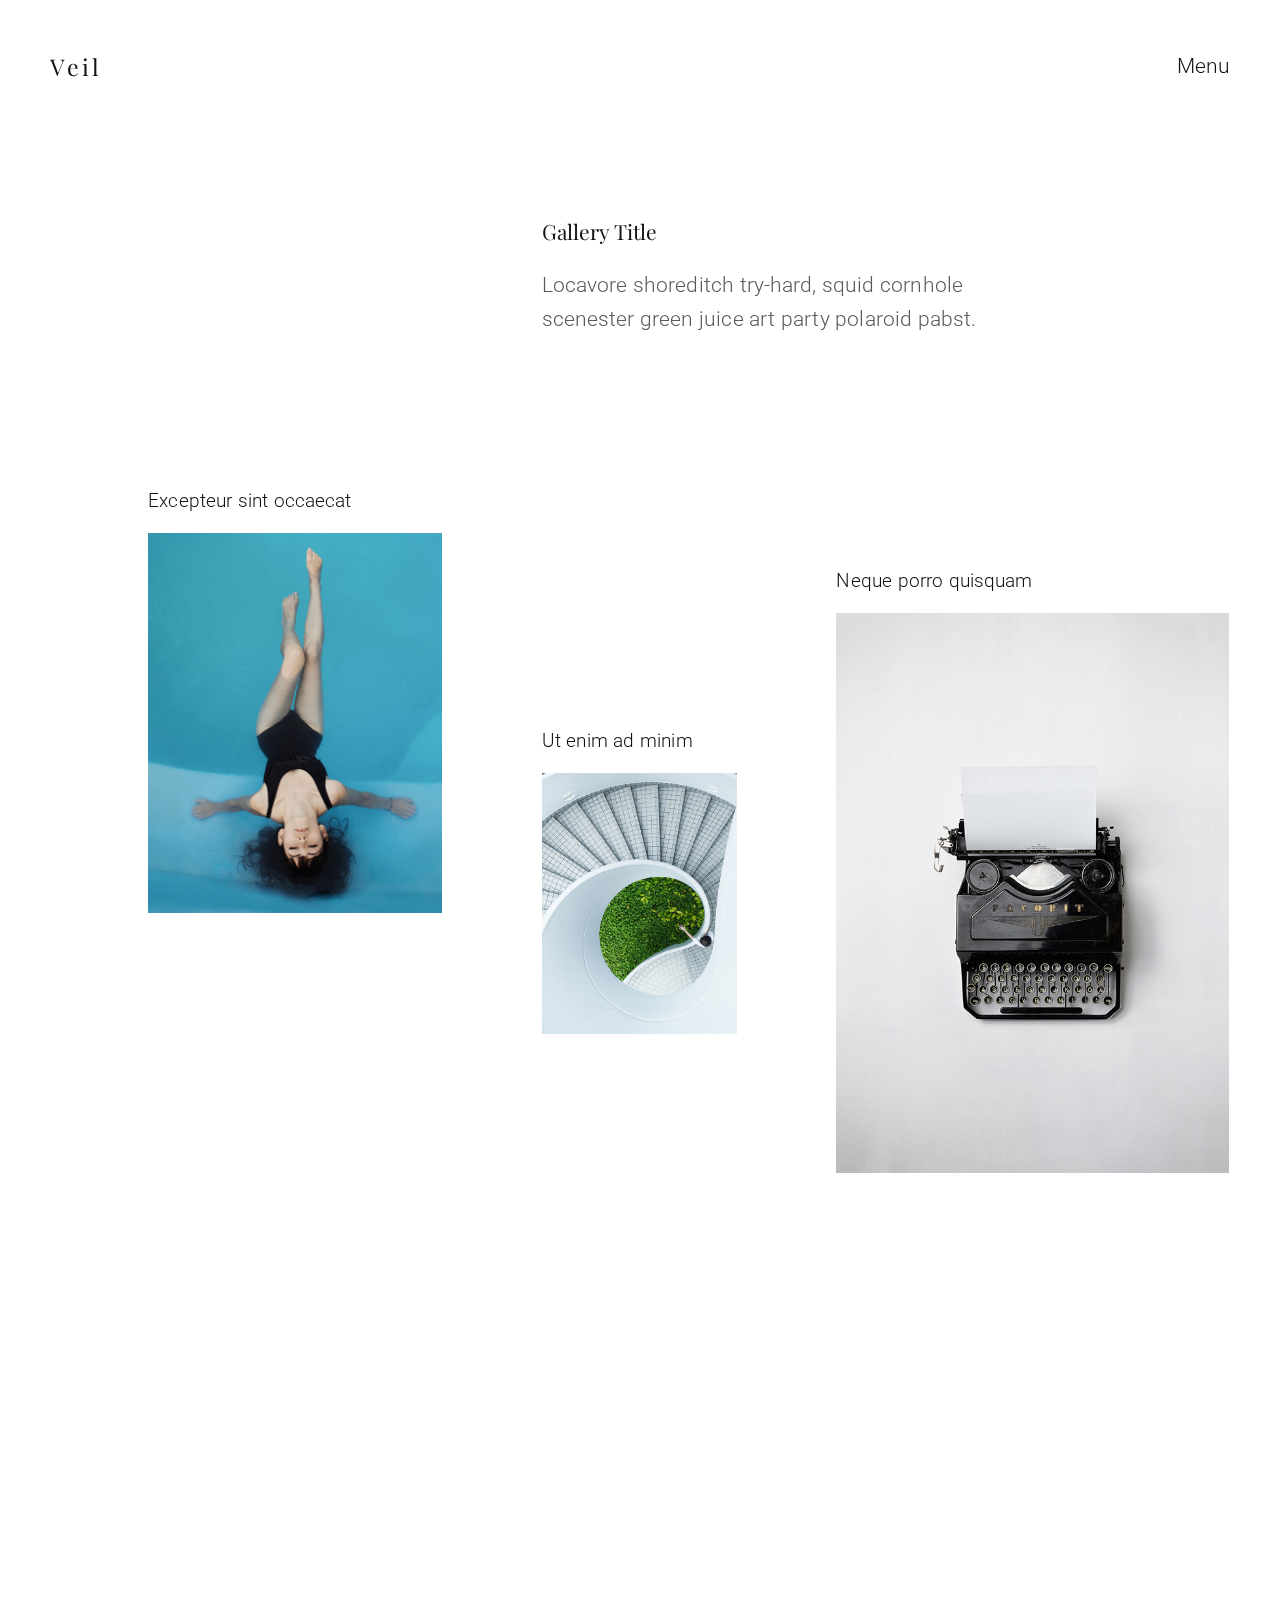
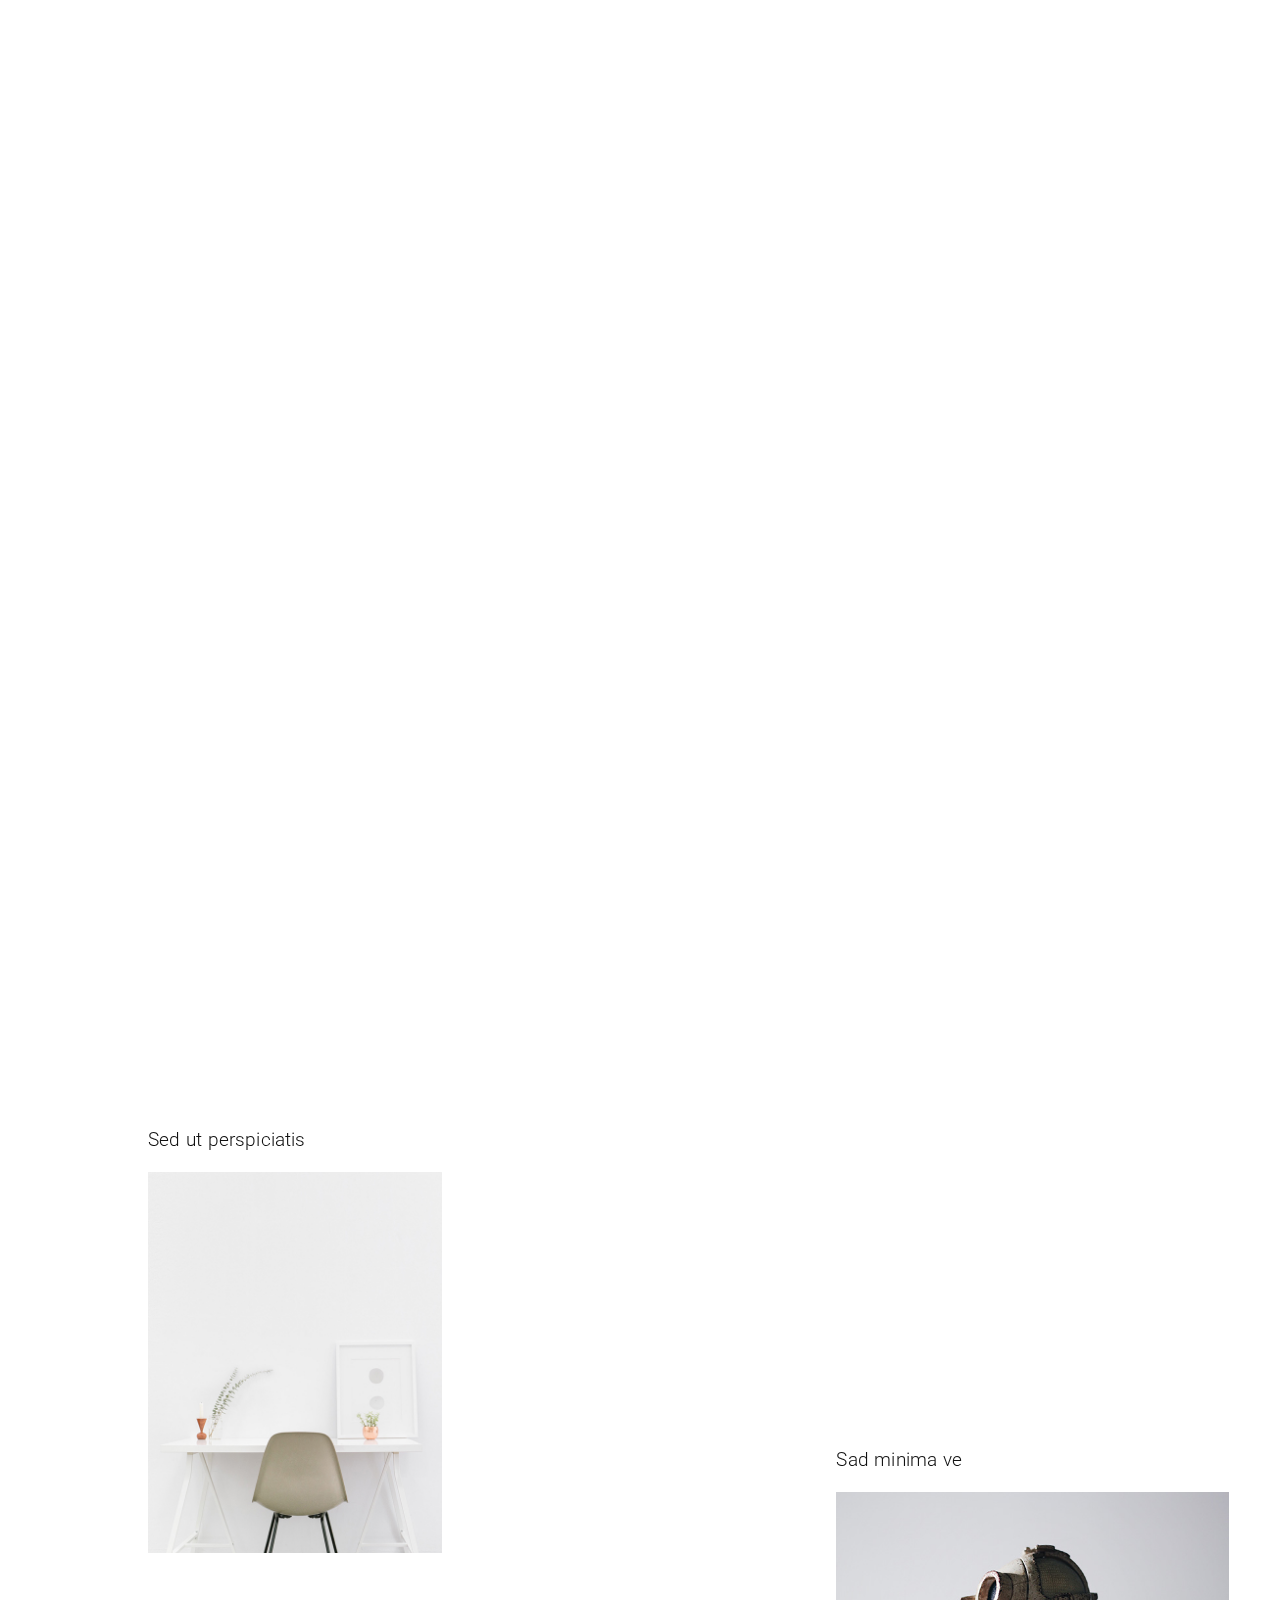
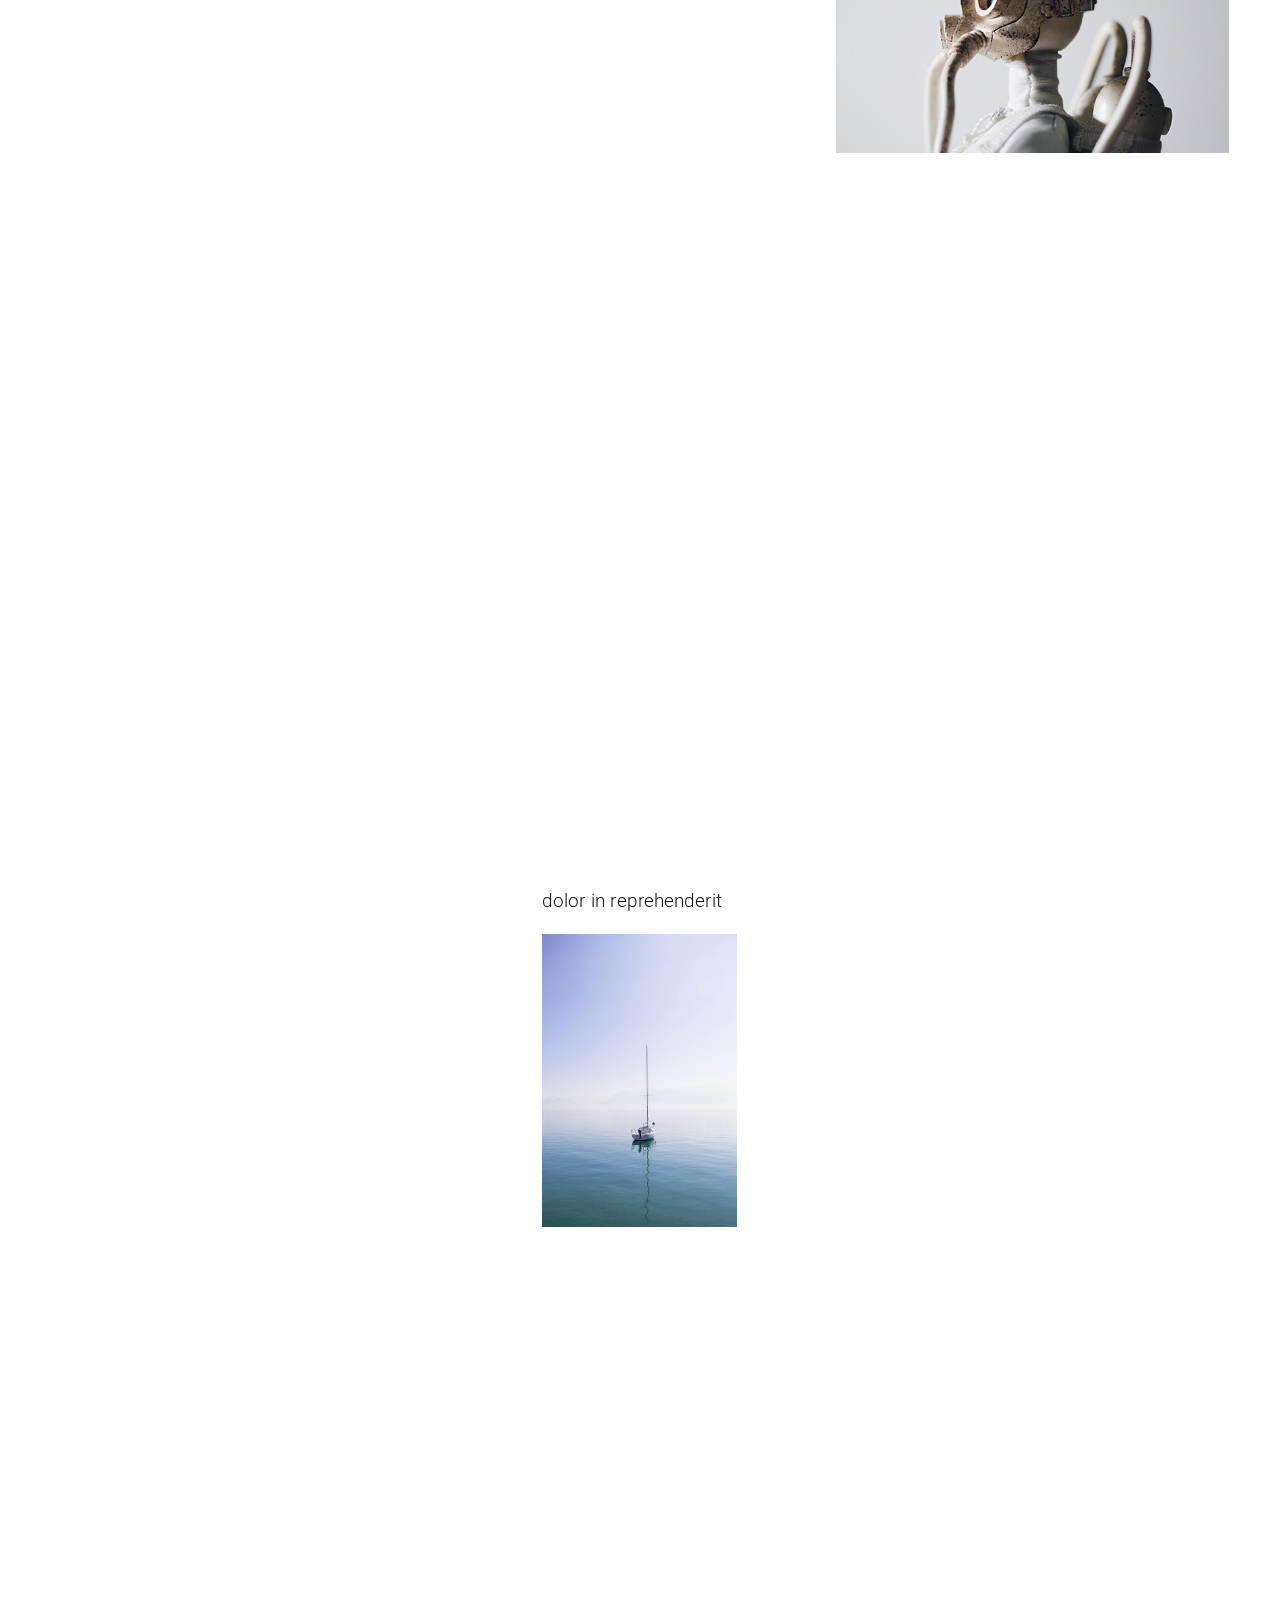
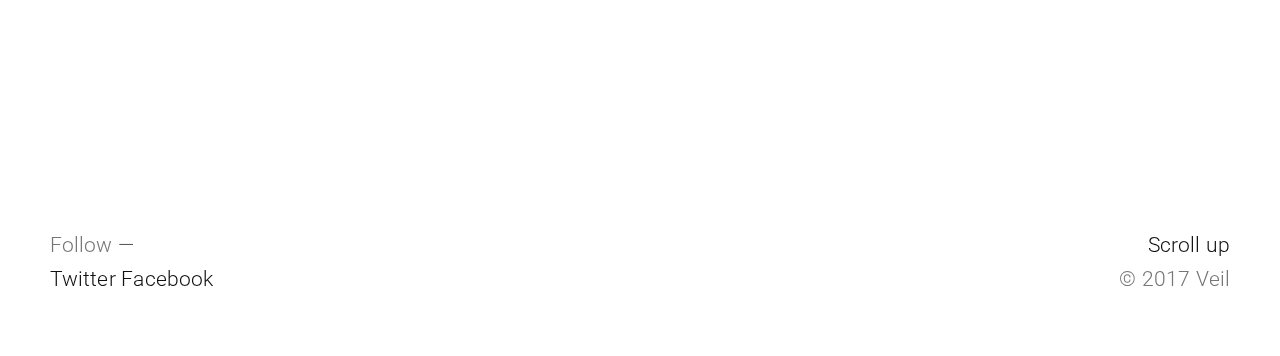
<file: parallax-gallery.html>
<!DOCTYPE html>
<!--
  Name: Veil - Minimal Photographer's HTML Template
  Version: 1.0.0
  Author: Typebold
  Website: http://www.typebold.com
  Purchase: https://creativemarket.com/typebold/1193281-Veil-Minimal-Photography-Template
  License: You must have a valid license purchased only from Creative Market (the above link) in order to legally use the theme for your project.
  Copyright 2017.
-->
<html lang="en">
<head>

	<!-- META
	__________________________________________________________________________________ -->
	
	<meta charset="utf-8" />
	<title>VEIL</title>
	<meta name="description" content="" />
	<meta name="author" content="" />
	<meta name="viewport" content="initial-scale=1.0, width=device-width" />


	<!-- CSS
	__________________________________________________________________________________ -->

	<!-- Custom Font -->
	<link href="https://fonts.googleapis.com/css?family=Roboto:300,400,500,700" rel="stylesheet" type="text/css" />
	<link href="https://fonts.googleapis.com/css?family=Playfair+Display:400,700,900" rel="stylesheet">

    <!-- Swiper -->
    <link href="css/swiper.css" rel="stylesheet" type="text/css" />
	
	<!-- Photoswipe Lightbox -->
	<link href="css/photoswipe.css" rel="stylesheet" type="text/css"> 
	<link href="css/photoswipe-skin.css" rel="stylesheet" type="text/css"> 

	<!-- Custom Link -->
	<link href="css/linkstyles.css" rel="stylesheet" type="text/css" />

	<!-- Page Transition -->
	<link href="css/animsition.css" rel="stylesheet" type="text/css" />

	<!-- Custom Style -->
	<link href="css/style.css" rel="stylesheet" type="text/css" />

	<!-- All Compressed CSS -->
	<!--<link href="css/all.css" rel="stylesheet" type="text/css" />-->


	<!-- Favicons
	__________________________________________________________________________________ -->
	
	<link href="img/favicon.ico" rel="shortcut icon" />
	<link href="img/apple-touch-icon.png" rel="apple-touch-icon" />
	
</head>
<body>

	<!-- PAGE TRANSITION
	__________________________________________________________________________________ -->

	<div class="page-overlay"></div>
	<div class="animsition-overlay"></div>
	<div class="animsition-overlay-veil"></div>


	<!-- HEADER
	__________________________________________________________________________________ -->
	
	<div class="header">
		<div class="container-xl">
			<a id="logo" href="index.html">Veil</a>
			<a id="menu" class="link link-veil" data-letters="Menu" href="#">Menu</a>
		</div><!-- // .container-xl -->

		<!-- MENU -->
		<div class="menu-box">
			<div class="menu-box-slide"></div>
			<div class="container-xl">
				<div class="col-6 col-lg-2 col-sm-hide"></div>
				<ul class="col-3 col-lg-3 col-sm-2 list menu-list">
					<li><a data-letters="Default Home" href="index.html">Default Home</a></li>
					<li><a data-letters="Portfolio" href="portfolio.html">Portfolio</a></li>
					<li class="active"><a data-letters="Parallax Gallery" href="parallax-gallery.html">Parallax Gallery</a></li>
					<li><a data-letters="Thumbnail Gallery" href="thumbnail-gallery.html">Thumbnail Gallery</a></li>
					<li><a data-letters="About" href="about.html">About</a></li>
					<li><a data-letters="Journal" href="journal.html">Journal</a></li>
					<li><a data-letters="Typography" href="typography.html">Typography</a></li>
				</ul>	
				<ul class="col-2 col-lg-2 col-sm-1 list menu-list">
					<li><a data-letters="Instagram" href="#">Instagram</a></li>
					<li><a data-letters="Facebook" href="#">Facebook</a></li>
					<li><a data-letters="johndoe@website.com" href="#">johndoe@website.com</a></li>
				</ul>
				<div id="cross">
					<span></span>
					<span></span>
				</div>
			</div><!-- // .container-xl -->
		</div><!-- // .menu-box -->

	</div><!-- // .header -->
	

	<!-- MAIN
	__________________________________________________________________________________ -->	
	<div class="container-xl">
		<div class="row offset-top04">	
			<div class="col-5 col-lg-3"></div>
			<div class="col-5 col-lg-5 col-xs-4">
				<h2 class="regular">Gallery Title</h2>
				<p>Locavore shoreditch try-hard, squid cornhole scenester green juice art party polaroid pabst.</p>
			</div>
		</div><!-- // .row .offset-top04 -->	
		<div class="swipe-gallery">
			<div class="col-1 col-md-2 col-lg-hide"></div>
			<ul class="gallery-v2 set1 col-3 col-lg-8 col-lg-notransform" data-parallax='{"y": -200}'>
				<li>
					<a class="no-animsition" href="img/gallery-woman-at-pool.jpg">
					<span>Excepteur sint occaecat</span>
					<img src="img/gallery-woman-at-pool-m.jpg" alt="" />
					</a>
				</li>
				<li>
					<div data-parallax='{"x":600}' class="overlay"></div>
					<a class="no-animsition" href="img/gallery-swing.jpg">
					<span>Mary Lamb</span>
					<img src="img/gallery-swing-m.jpg" alt="" />
					</a>
				</li>
				<li>
					<div data-parallax='{"x":600}' class="overlay"></div>
					<a class="no-animsition" href="img/gallery-coffee.jpg">
						<span>sunt in culpa</span>
						<img src="img/gallery-coffee-m.jpg" alt="" />
					</a>
				</li>
				<li>
					<a class="no-animsition" href="img/gallery-desk.jpg">
					<span>Sed ut perspiciatis</span>
					<img src="img/gallery-desk-m.jpg" alt="" />
					</a>
				</li>
				<li>
					<div data-parallax='{"x":600}' class="overlay"></div>
					<a class="no-animsition" href="img/gallery-flower.jpg">
					<span>Nemo enim</span>
					<img src="img/gallery-flower-m.jpg" alt="" />
					</a>
				</li>
				<li>
					<div data-parallax='{"x":600}' class="overlay"></div>
					<a class="no-animsition" href="img/gallery-white-buildings.jpg">
					<span>Designers and Developers</span>
					<img src="img/gallery-white-buildings-m.jpg" alt="" />
					</a>
				</li>
			</ul><!-- // .gallery-v2 .set1 .col-3 .col-lg-8 .col-lg-notransform -->
			<div class="col-1 col-lg-hide"></div>
			<ul class="gallery-v2 set2 col-2 col-lg-8 col-lg-notransform">
				<li>
					<a class="no-animsition" href="img/gallery-staircase.jpg">
					<span>Ut enim ad minim</span>
					<img src="img/gallery-staircase-m.jpg" alt="" />
					</a>
				</li>
				<li>
					<div data-parallax='{"x":600}' class="overlay"></div>
					<a class="no-animsition" href="img/gallery-blindfolded.jpg">
					<span>quis nostrud exercitation ullamco</span>
					<img src="img/gallery-blindfolded-m.jpg" alt="" />
					</a>
				</li>
				<li>
					<div data-parallax='{"x":600}' class="overlay"></div>
					<a class="no-animsition" href="img/gallery-stairs.jpg">
					<span>laboris nisi ut aliquip ex ea commodo</span>
					<img src="img/gallery-stairs-m.jpg" alt="" />
					</a>
				</li>
				<li>
					<div data-parallax='{"x":600}' class="overlay"></div>
					<a class="no-animsition" href="img/gallery-statue-of-liberty.jpg">
					<span>Duis aute irure</span>
					<img src="img/gallery-statue-of-liberty-m.jpg" alt="" />
					</a>
				</li>
				<li>
					<a class="no-animsition" href="img/gallery-boat.jpg">
					<span>dolor in reprehenderit</span>
					<img src="img/gallery-boat-m.jpg" alt="" />
					</a>
				</li>
			</ul><!-- // .gallery-v2 .set2 .col-2 .col-lg-8 .col-lg-notransform -->
			<div class="col-1 col-lg-hide"></div>
			<ul class="gallery-v2 set3 col-4 col-lg-8 col-lg-notransform" data-parallax='{"y": -400}'>
				<li>
					<a class="no-animsition" href="img/gallery-typewriter.jpg">
					<span>Neque porro quisquam</span>
					<img src="img/gallery-typewriter-m.jpg" alt="" />
					</a>
				</li>
				<li>
					<div data-parallax='{"x":600}' class="overlay"></div>
					<a class="no-animsition" href="img/gallery-woman-profile.jpg">
					<span>Solore magnam</span>
					<img src="img/gallery-woman-profile-m.jpg" alt="" />
					</a>
				</li>
				<li>
					<div data-parallax='{"x":600}' class="overlay"></div>
					<a class="no-animsition" href="img/gallery-man-tshirt.jpg">
					<span>aspernatur auts</span>
					<img src="img/gallery-man-tshirt-m.jpg" alt="" />
					</a>
				</li>
				<li>
					<a class="no-animsition" href="img/gallery-diver.jpg">
					<span>Sad minima ve</span>
					<img src="img/gallery-diver-m.jpg" alt="" />
					</a>
				</li>
				<li>
					<div data-parallax='{"x":600}' class="overlay"></div>
					<a class="no-animsition" href="img/gallery-woman-at-museum.jpg">
					<span>magni dolores</span>
					<img src="img/gallery-woman-at-museum-m.jpg" alt="" />
					</a>
				</li>
			</ul><!-- // .gallery-v2 .set3 .col-4 .col-lg-8 .col-lg-notransform -->
		</div><!-- // .swipe-gallery -->
	</div><!-- // .container-xl -->


	<!-- FOOTER
	__________________________________________________________________________________ -->	

	<div class="container-xl footer">
		<div class="col-6">
			<p>
				<span class="faint">Follow</span> &mdash;<br />
				<a href="#">Twitter</a>
				<a href="#">Facebook</a>
			</p>
		</div>	
		<div class="col-6">
			<p class="right">
				<a href="#" class="scroll-up">Scroll up</a><br />
				<span class="faint">&copy; 2017 Veil</span>
			</p>
		</div>
	</div><!-- // .container-xl .footer -->

	
	<!-- PHOTOSWIPE
	__________________________________________________________________________________ -->	

	<!-- Root element of PhotoSwipe. Must have class pswp. -->
	<div class="pswp" tabindex="-1" role="dialog" aria-hidden="true">

	    <!-- Background of PhotoSwipe.
	    It's a separate element as animating opacity is faster than rgba(). -->
	    <div class="pswp__bg"></div>

	    <!-- Slides wrapper with overflow:hidden. -->
	    <div class="pswp__scroll-wrap">

			<!-- Container that holds slides.
	            PhotoSwipe keeps only 3 of them in the DOM to save memory.
	            Don't modify these 3 pswp__item elements, data is added later on. -->
	        <div class="pswp__container">
	        	<div class="pswp__item"></div>
	        	<div class="pswp__item"></div>
	        	<div class="pswp__item"></div>
	        </div>

	        <!-- Default (PhotoSwipeUI_Default) interface on top of sliding area. Can be changed. -->
	        <div class="pswp__ui--hidden pswp__ui">

	        	<div class="pswp__top-bar">

	        		<!--  Controls are self-explanatory. Order can be changed. -->

	        		<div class="pswp__counter"></div>

	        		<button class="pswp__button pswp__button--close" title="Close (Esc)">
	        			<span></span>
						<span></span>
	        		</button>

	        		<button class="pswp__button pswp__button--share" title="Share"></button>

	        		<button class="pswp__button pswp__button--fs" title="Toggle fullscreen"></button>

	        		<button class="pswp__button pswp__button--zoom" title="Zoom in/out"></button>

	        		<!-- Preloader demo http://codepen.io/dimsemenov/pen/yyBWoR -->
	        		<!-- element will get class pswp__preloader--active when preloader is running -->
	        		<div class="pswp__preloader">
	        			<div class="pswp__preloader__icn">
	        				<div class="pswp__preloader__cut">
	        					<div class="pswp__preloader__donut"></div>
	        				</div>
	        			</div>
	        		</div>
	        	</div>

	        	<div class="pswp__share-modal pswp__share-modal--hidden pswp__single-tap">
	        		<div class="pswp__share-tooltip"></div>
	        	</div>

	        	<button class="pswp__button pswp__button--arrow--left" title="Previous (arrow left)">
	        	</button>

	        	<button class="pswp__button pswp__button--arrow--right" title="Next (arrow right)">
	        	</button>

	        	<div class="pswp__caption">
	        		<div class="pswp__caption__center"></div>
	        	</div>

	        </div><!-- // .pswp__ui pswp__ui--hidden -->
	    </div><!-- // .pswp__scroll-wrap -->
	</div><!-- // .pswp -->

	
	<!-- SCRIPTS
	__________________________________________________________________________________ -->

	<!-- Plugins -->	
	<script type="text/javascript" src="js/all.js"></script>

	<!-- Custom JS file -->
	<script type="text/javascript" src="js/custom.js"></script>
</body>
</html>
</file>
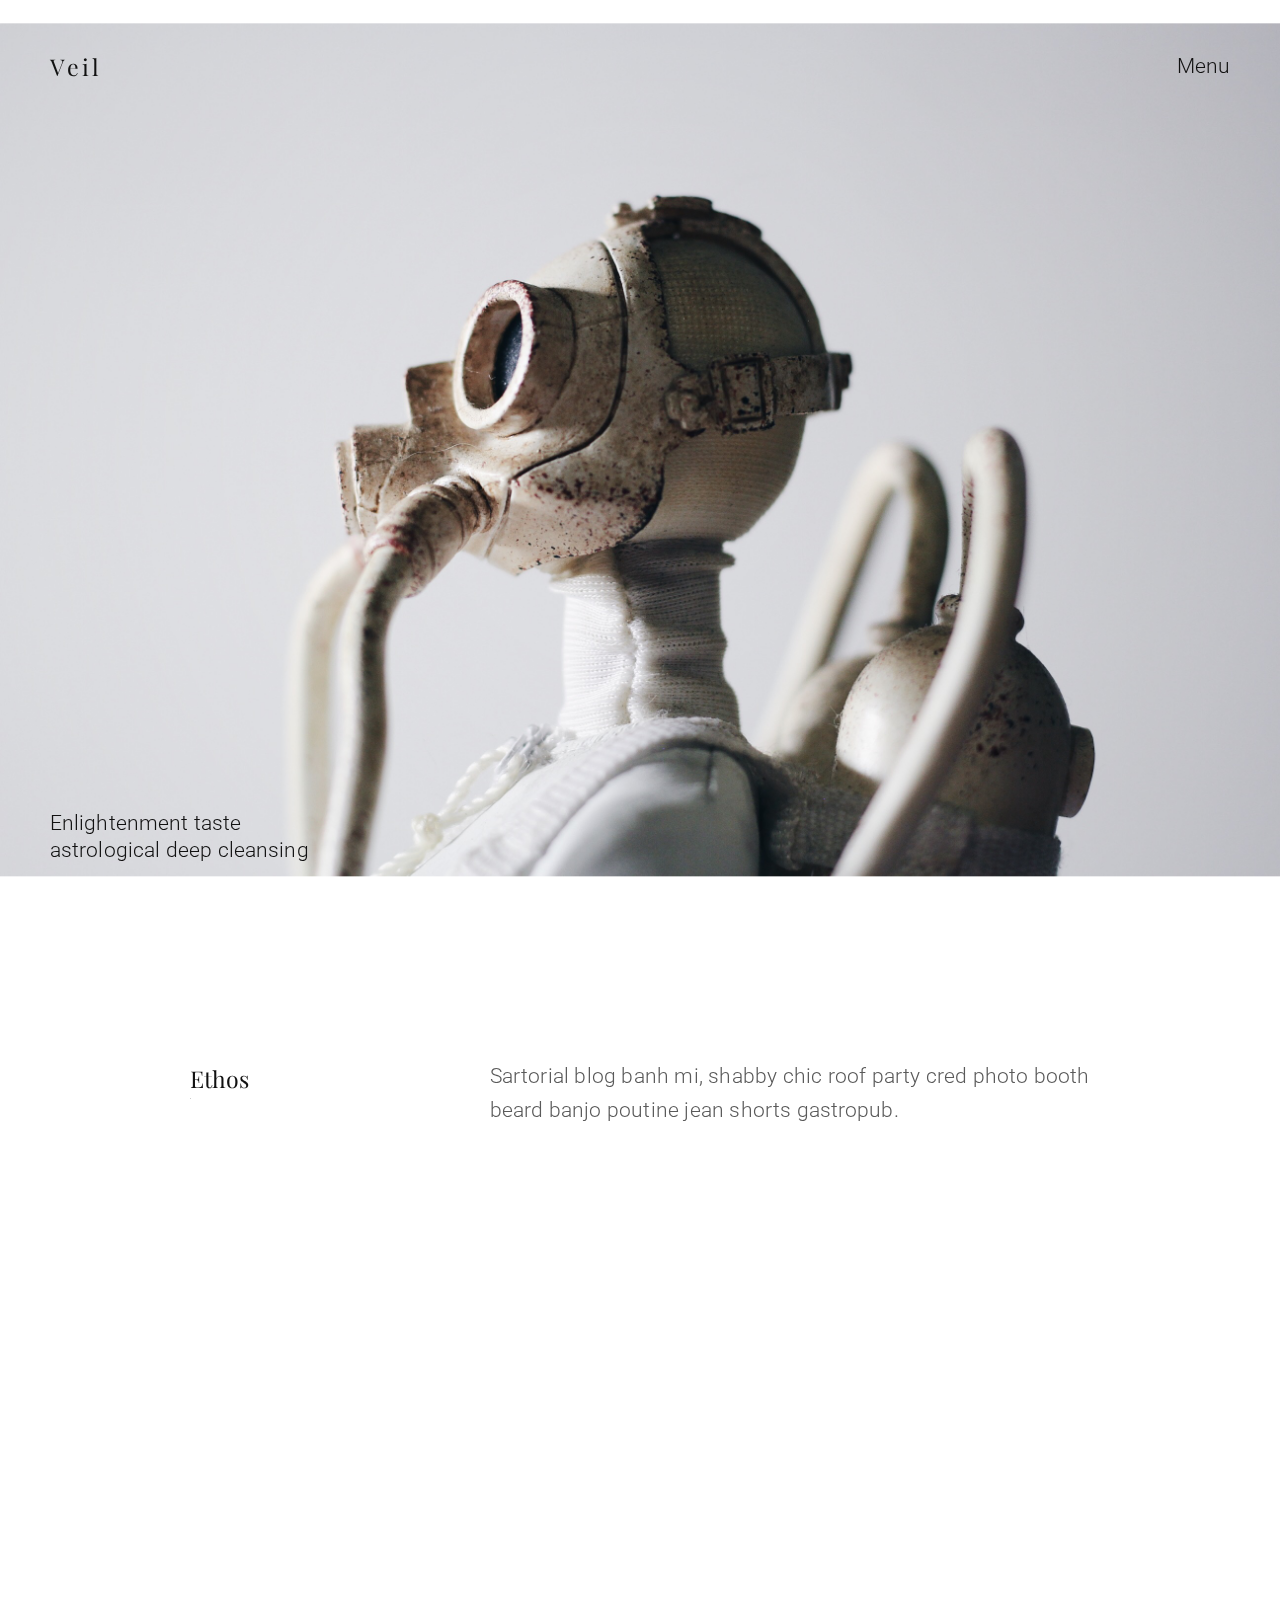
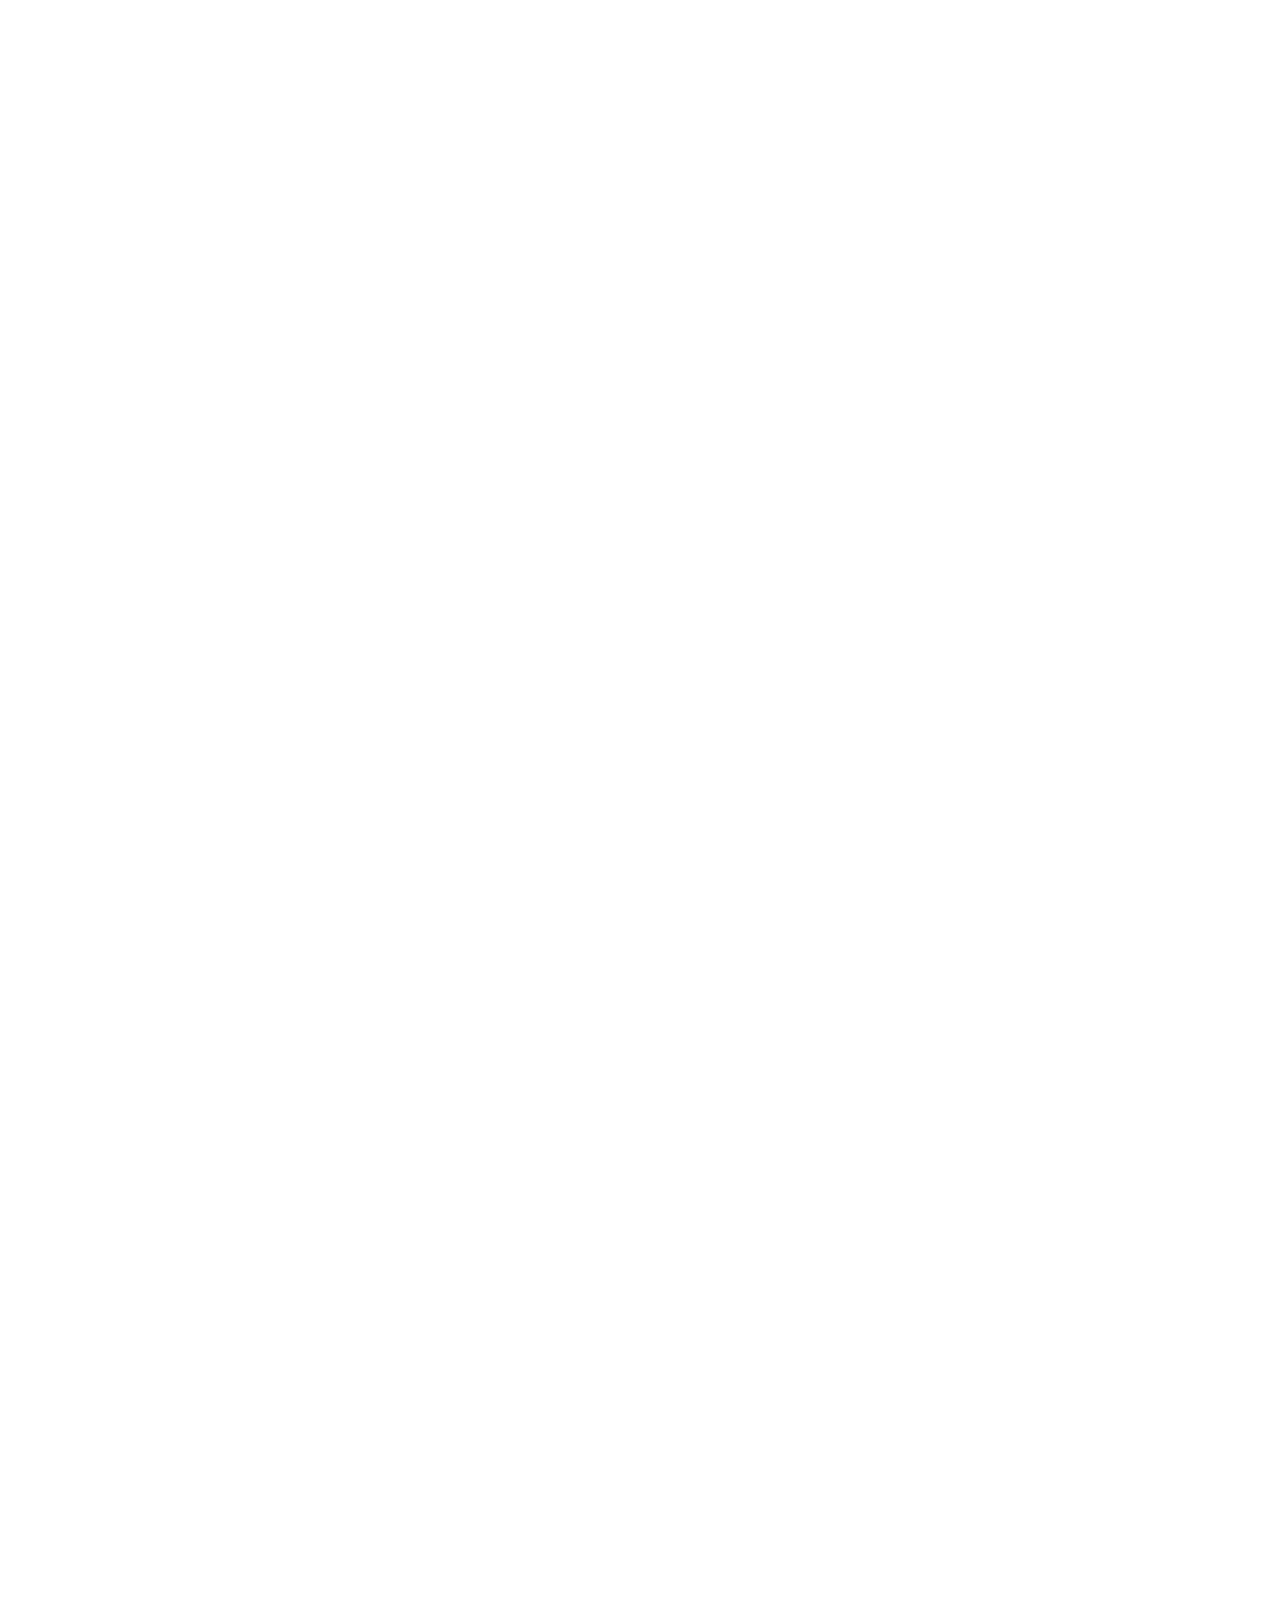
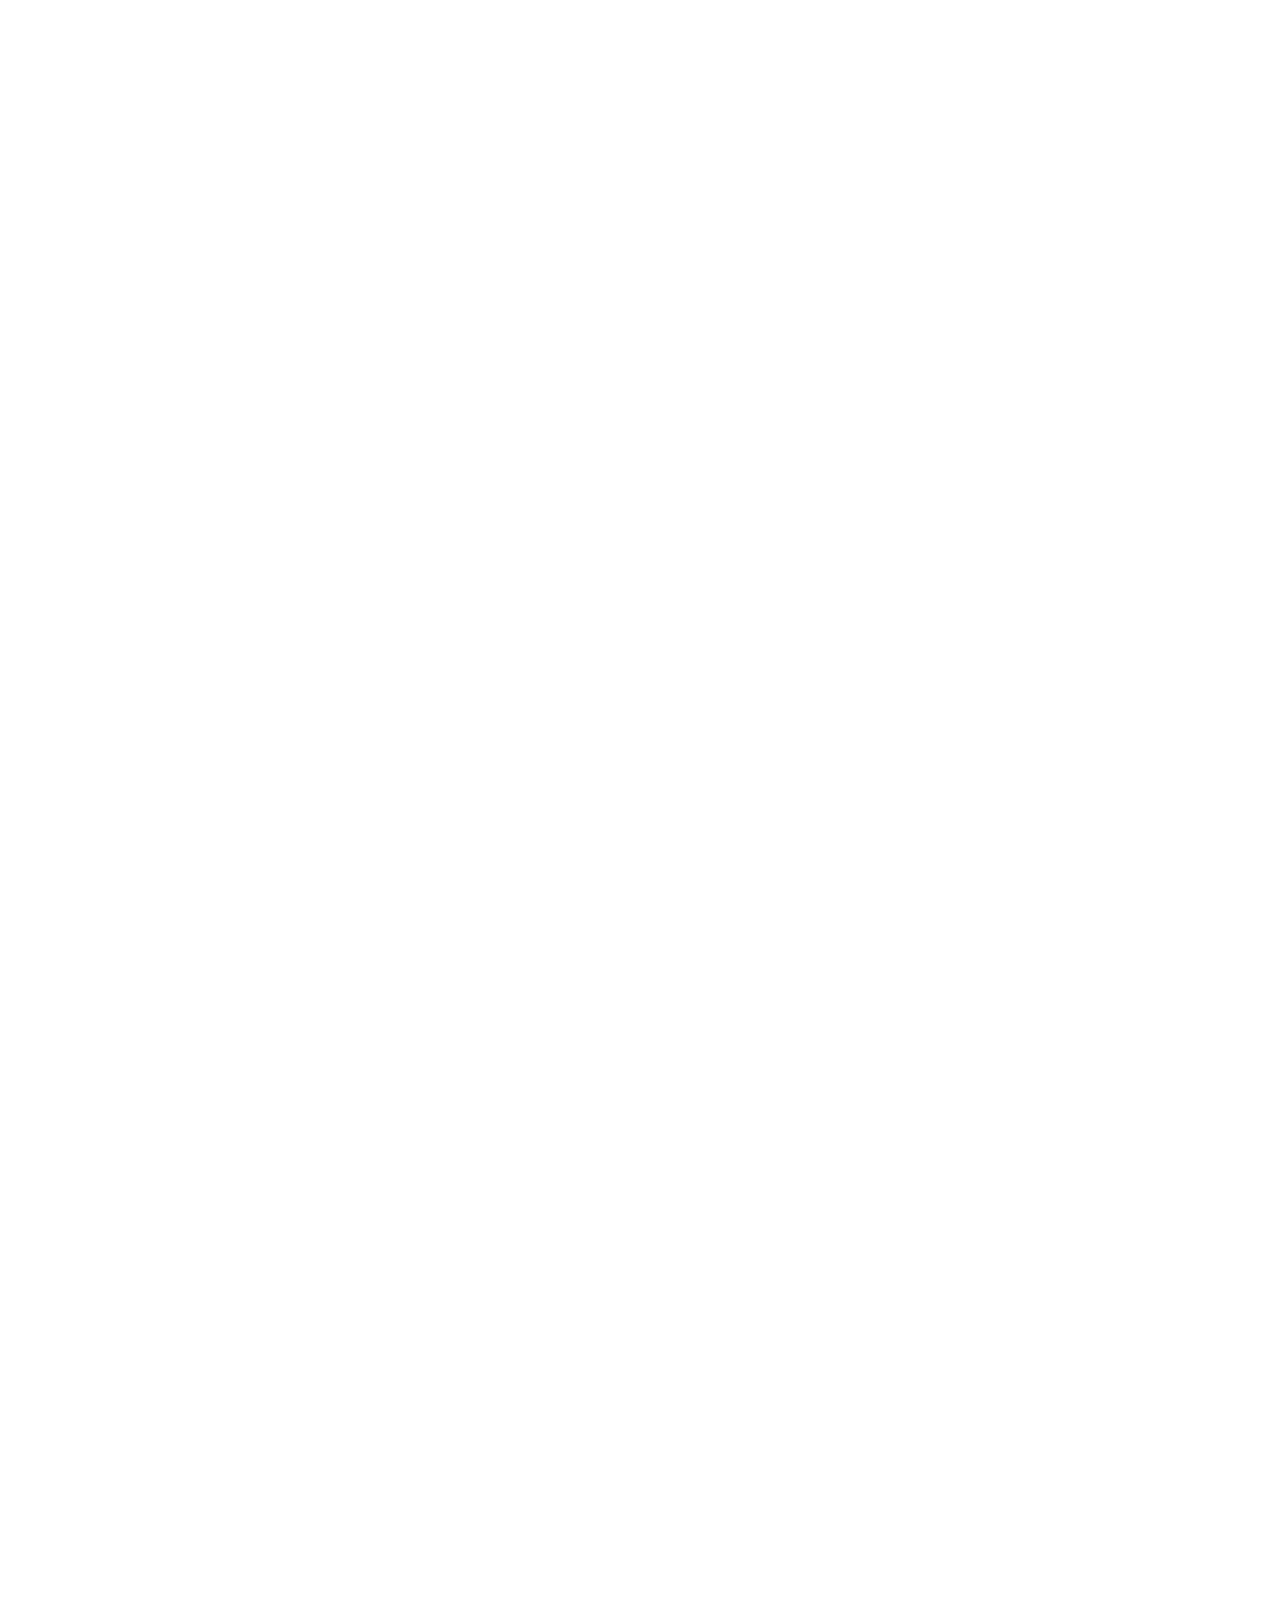
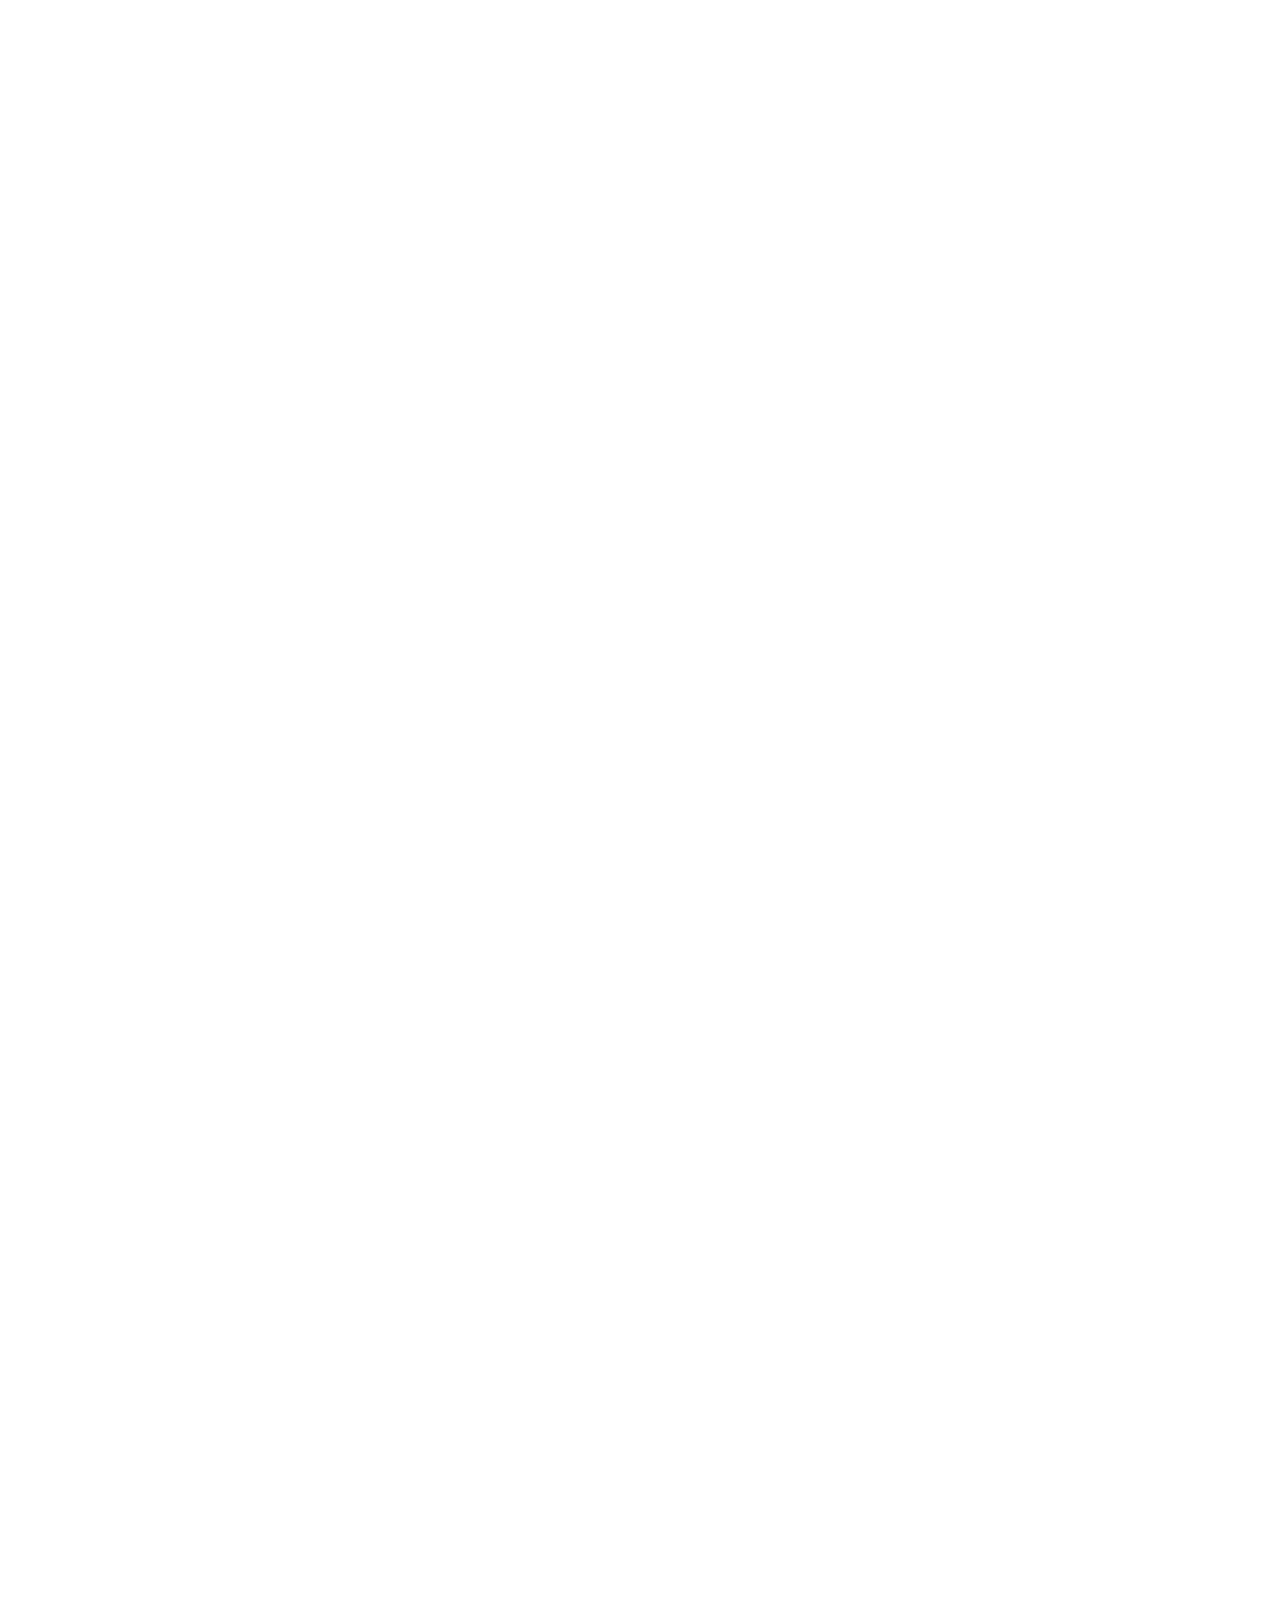
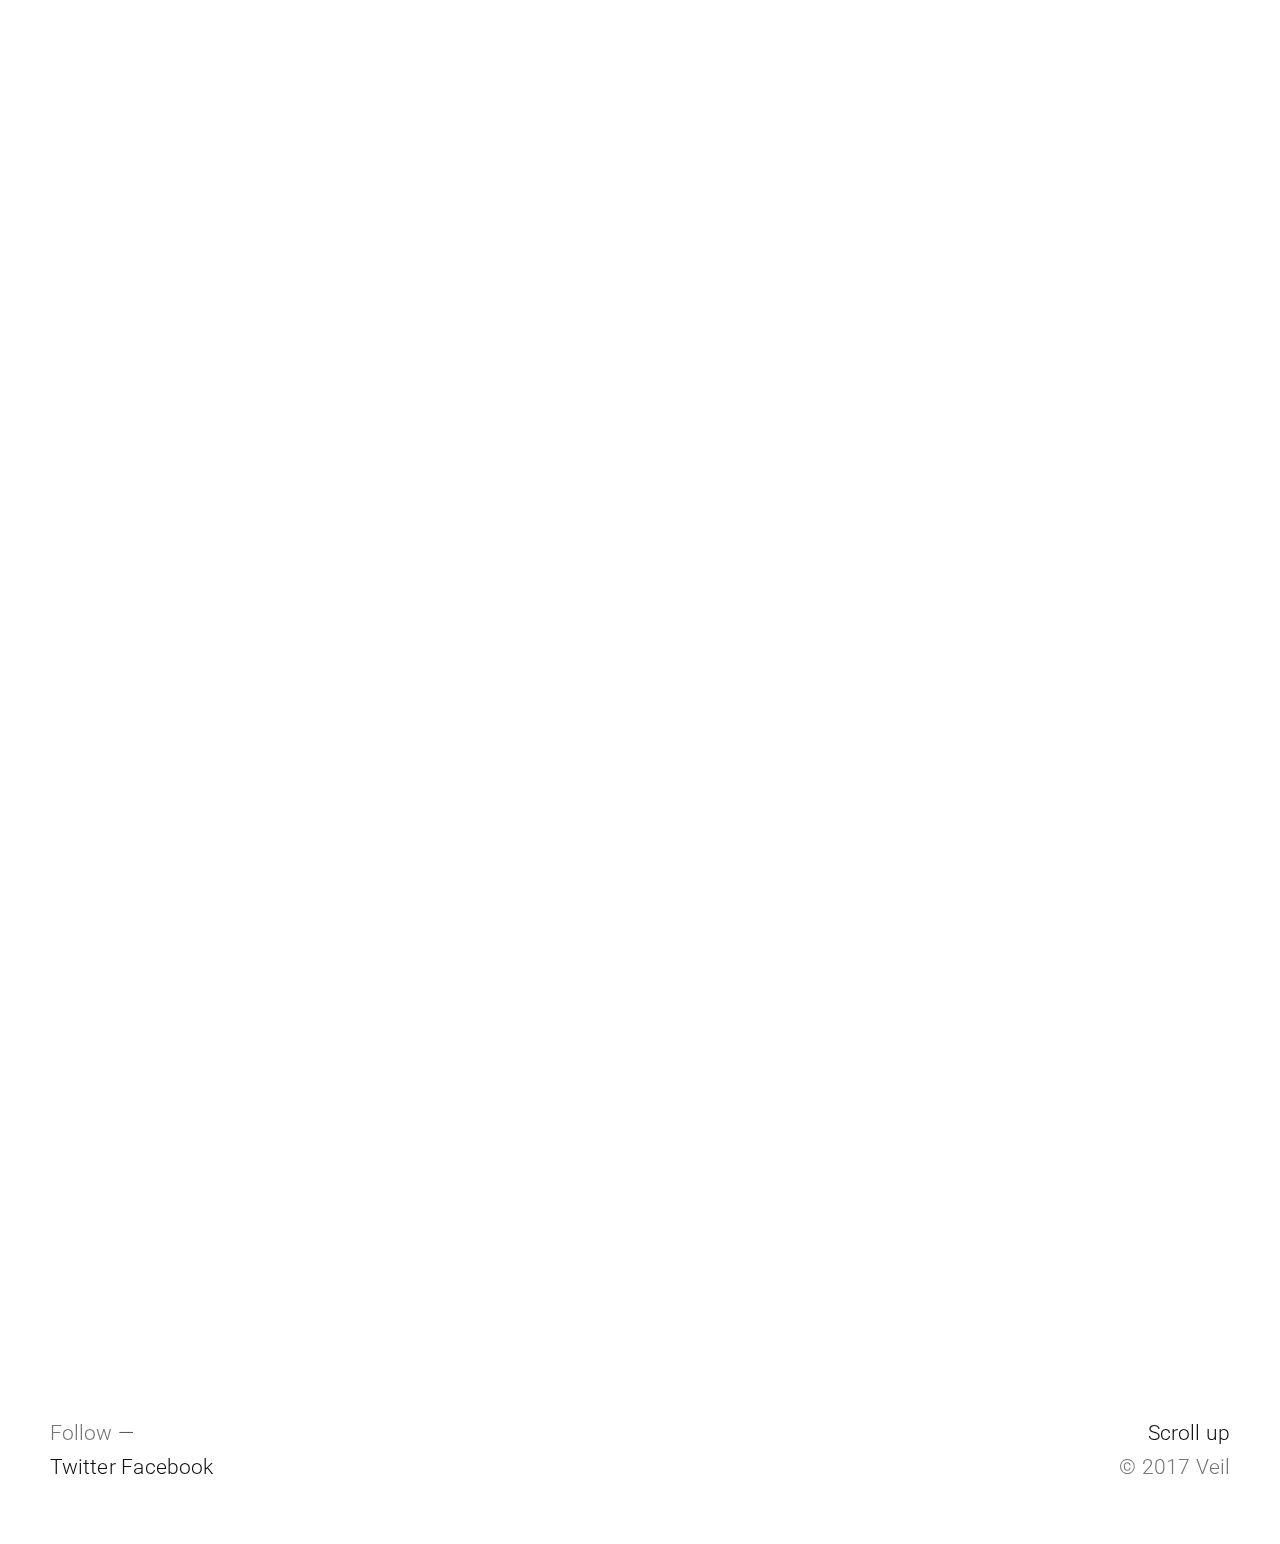
<file: portfolio.html>
<!DOCTYPE html>
<!--
  Name: Veil - Minimal Photographer's HTML Template
  Version: 1.0.0
  Author: Typebold
  Website: http://www.typebold.com
  Purchase: https://creativemarket.com/typebold/1193281-Veil-Minimal-Photography-Template
  License: You must have a valid license purchased only from Creative Market (the above link) in order to legally use the theme for your project.
  Copyright 2017.
-->
<html lang="en">
<head>

	<!-- META
	__________________________________________________________________________________ -->
	
	<meta charset="utf-8" />
	<title>VEIL</title>
	<meta name="description" content="" />
	<meta name="author" content="" />
	<meta name="viewport" content="initial-scale=1.0, width=device-width" />


	<!-- CSS
	__________________________________________________________________________________ -->

	<!-- Custom Font -->
	<link href="https://fonts.googleapis.com/css?family=Roboto:300,400" rel="stylesheet" type="text/css" />
	<link href="https://fonts.googleapis.com/css?family=Playfair+Display:400,700,900" rel="stylesheet">

    <!-- Swiper -->
    <link href="css/swiper.css" rel="stylesheet" type="text/css" />
	
	<!-- Photoswipe Lightbox -->
	<link href="css/photoswipe.css" rel="stylesheet" type="text/css"> 
	<link href="css/photoswipe-skin.css" rel="stylesheet" type="text/css"> 

	<!-- Custom Link -->
	<link href="css/linkstyles.css" rel="stylesheet" type="text/css" />

	<!-- Page Transition -->
	<link href="css/animsition.css" rel="stylesheet" type="text/css" />

	<!-- Custom Style -->
	<link href="css/style.css" rel="stylesheet" type="text/css" />

	<!-- All Compressed CSS -->
	<!--<link href="css/all.css" rel="stylesheet" type="text/css" />-->


	<!-- Favicons
	__________________________________________________________________________________ -->
	
	<link href="img/favicon.ico" rel="shortcut icon" />
	<link href="img/apple-touch-icon.png" rel="apple-touch-icon" />
	
</head>
<body class="hasSwiper">
	
	
	<!-- PAGE TRANSITION
	__________________________________________________________________________________ -->

	<div class="page-overlay"></div>
	<div class="animsition-overlay"></div>
	<div class="animsition-overlay-veil"></div>


	<!-- HEADER
	__________________________________________________________________________________ -->
	
	<div class="header">
		<div class="container-xl">
			<a id="logo" href="index.html">Veil</a>
			<a id="menu" class="link link-veil" data-letters="Menu" href="#">Menu</a>
		</div><!-- // .container-xl -->

		<!-- MENU -->
		<div class="menu-box">
			<div class="menu-box-slide"></div>
			<div class="container-xl">
				<div class="col-6 col-lg-2 col-sm-hide"></div>
				<ul class="col-3 col-lg-3 col-sm-2 list menu-list">
					<li><a data-letters="Default Home" href="index.html">Default Home</a></li>
					<li class="active"><a data-letters="Portfolio" href="portfolio.html">Portfolio</a></li>
					<li><a data-letters="Parallax Gallery" href="parallax-gallery.html">Parallax Gallery</a></li>
					<li><a data-letters="Thumbnail Gallery" href="thumbnail-gallery.html">Thumbnail Gallery</a></li>
					<li><a data-letters="About" href="about.html">About</a></li>
					<li><a data-letters="Journal" href="journal.html">Journal</a></li>
					<li><a data-letters="Typography" href="typography.html">Typography</a></li>
				</ul>	
				<ul class="col-2 col-lg-2 col-sm-1 list menu-list">
					<li><a data-letters="Instagram" href="#">Instagram</a></li>
					<li><a data-letters="Facebook" href="#">Facebook</a></li>
					<li><a data-letters="johndoe@website.com" href="#">johndoe@website.com</a></li>
				</ul>
				<div id="cross">
					<span></span>
					<span></span>
				</div>
			</div><!-- // .container-xl -->
		</div><!-- // .menu-box -->

	</div><!-- // .header -->


	<!-- SWIPER
	__________________________________________________________________________________ -->
    <div class="swiper-container">
    	<div data-parallax='{"y":1000}' class="overlay from-top col-md-hide"></div>
        <div class="swiper-wrapper default">
            <div class="swiper-slide" data-color="#111" data-caption='<a href="parallax-gallery.html">Enlightenment taste astrological deep cleansing</a>'><img src="img/gallery-diver.jpg" alt="" /></div>
            <div class="swiper-slide" data-color="#111" data-caption='<a href="parallax-gallery.html">Nudist Esalen saturn retrograde promoting positive change</a>'><img src="img/gallery-man-tshirt.jpg" alt="" /></div>        
            <div class="swiper-slide" data-color="#111" data-caption='<a href="parallax-gallery.html">Spirit animal heartbeat of our ancestors fields</a>'><img src="img/gallery-staircase.jpg" alt="" /></div>
        </div><!-- // .swiper-wrapper .default -->
        <div class="swiper-footer">
            <div class="container-xl">
        		<p class="caption">
        			<a href="parallax-gallery.html">Enlightenment taste astrological deep cleansing</a>
        		</p>
       		</div>
      	</div><!-- // .swiper-footer -->
    </div><!-- // .swiper-container -->


	<!-- PROFILE BLURB
	__________________________________________________________________________________ -->
	<div class="container-lg">
		<div class="row offset-top08">
			<div class="col-4 tablet-col1-4 col-sm-4">
				<h2 class="large"><a href="about.html" class="link link-veil" data-letters="Profile">Ethos</a></h2>
			</div>
			<div class="col-8 tablet-col3-4 col-sm-4">
				<p >
					Sartorial blog banh mi, shabby chic roof party cred photo booth beard banjo poutine jean shorts gastropub.
				</p>
				
			</div>
		</div><!-- // .row .offset-top08 -->
	</div><!-- // .container-lg -->
	
	
	<!-- FEATURED WORK
	__________________________________________________________________________________ -->
	<div class="container-lg gallery-v4">

		<div class="row offset-top06">
			<div data-parallax='{"x": 2000}' class="overlay"></div>
			<div class="col-4 col-sm-4 fright">
				<h3 class="regular"><a href="parallax-gallery.html">Minimalistic Architecture</a></h3>
				<p >
					<a href="parallax-gallery.html" class="dusk">Etsy sartorial flexitarian fap keytar, poutine umami hoodie narwhal</a>
				</p>
			</div>
			<div class="col-1 fright"></div>	
			<div class="col-7 col-sm-4">
				<a href="parallax-gallery.html"><img src="img/gallery-stairs.jpg" alt="" /></a>
			</div>
		</div><!-- // .row .offset-top06 -->

		<div class="row offset-top08">
			<div data-parallax='{"x": 2000}' class="overlay"></div>
			<div class="col-4 col-sm-4">
				<h3 class="regular"><a href="parallax-gallery.html">Pool Fashionista</a></h3>
				<p >
					<a href="parallax-gallery.html" class="dusk">Locavore squid cornhole scenester green juice art party polaroid pabst.</a>
				</p>
			</div>
			<div class="col-1"></div>
			<div class="col-7 col-sm-4">
				<a href="parallax-gallery.html"><img src="img/gallery-woman-at-pool.jpg" alt="" /></a>
			</div>
		</div><!-- // .row .offset-top08 -->
	
	
		<div class="row offset-top08">
			<div data-parallax='{"x": 2000}' class="overlay"></div>
			<div class="col-4 col-sm-4 fright">
				<h3 class="regular"><a href="parallax-gallery.html">Interior Design</a></h3>
				<p >
					<a href="parallax-gallery.html" class="dusk">Asymmetrical organic helvetica master cleanse.</a>
				</p>
			</div>
			<div class="col-1 fright"></div>	
			<div class="col-7 col-sm-4">
				<a href="parallax-gallery.html"><img src="img/gallery-desk.jpg" alt="" /></a>
			</div>
		</div><!-- // .row .offset-top08 -->

		<div class="row offset-top08">
			<div data-parallax='{"x": 2000}' class="overlay"></div>
			<div class="col-4 col-sm-4">
				<h3 class="regular"><a href="parallax-gallery.html">Coffee in the Afternoon</a></h3>
				<p >
					<a href="parallax-gallery.html" class="dusk">Fixie celiac vinyl butcher organic gochujang distillery.</a>
				</p>			
			</div>
			<div class="col-1"></div>
			<div class="col-7 col-sm-4">
				<a href="parallax-gallery.html"><img src="img/gallery-coffee.jpg" alt="" /></a>
			</div>
		</div><!-- // .row .offset-top08 -->

		<div class="row offset-top08">
			<div data-parallax='{"x": 2000}' class="overlay"></div>
			<div class="col-6 col-sm-4">
				<h3 class="regular"><a href="parallax-gallery.html">Greek Architecture</a></h3>
				<p >
					 <a href="parallax-gallery.html" class="dusk">Forage tote bag tofu, authentic cray kickstarter green juice beard kogi butcher knausgaard hammock.</a>
				</p>		
			</div>
			<div class="col-12 col-sm-4">
				<a href="parallax-gallery.html"><img src="img/gallery-white-buildings.jpg" alt="" /></a>
			</div>
		</div><!-- // .row .offset-top08 -->

		<div class="row offset-top08">
			<div data-parallax='{"x": 2000}' class="overlay"></div>
			<div class="col-4 col-sm-4 fright">
				<h3 class="regular"><a href="parallax-gallery.html">Portrait of a Lady</a></h3>
				<p >
					<a href="parallax-gallery.html" class="dusk">Organic dreamcatcher thundercats, cliche viral selvage aesthetic direct trade meditation.</a>
				</p>
			</div>
			<div class="col-1 fright"></div>
			<div class="col-7 col-sm-4">
				<a href="parallax-gallery.html"><img src="img/gallery-woman-profile.jpg" alt="" /></a>
			</div>
		</div><!-- // .row .offset-top08 -->
	
		<div class="row offset-top08">
			<div data-parallax='{"x": 2000}' class="overlay"></div>
			<div class="col-4 col-sm-4">
				<h3 class="regular"><a href="parallax-gallery.html">Visit to the Museum</a></h3>
				<p >
					<a href="parallax-gallery.html" class="dusk">Post-ironic freegan put a bird on it seitan yr ethical.</a>
				</p>		
			</div>
			<div class="col-1"></div>
			<div class="col-7 col-sm-4">
				<a href="parallax-gallery.html"><img src="img/gallery-woman-at-museum.jpg" alt="" /></a>
			</div>
		</div><!-- // .row .offset-top08 -->
	
		<div class="row offset-top06">
			<p class="center regular">
				<a class="link link-reveil" href="#" data-letters="More">More</a>
			</p>
		</div><!-- // .row .offset-top06 -->
				
	</div><!-- // .container-lg -->


	<!-- FOOTER
	__________________________________________________________________________________ -->	

	<div class="container-xl footer">
		<div class="col-6">
			<p>
				<span class="faint">Follow</span> &mdash;<br />
				<a href="#">Twitter</a>
				<a href="#">Facebook</a>
			</p>
		</div>	
		<div class="col-6">
			<p class="right">
				<a href="#" class="scroll-up">Scroll up</a><br />
				<span class="faint">&copy; 2017 Veil</span>
			</p>
		</div>
	</div><!-- // .container-xl .footer -->
	
	
	<!-- SCRIPTS
	__________________________________________________________________________________ -->

	<!-- Plugins -->	
	<script type="text/javascript" src="js/all.js"></script>

	<!-- Custom JS file -->
	<script type="text/javascript" src="js/custom.js"></script>

</body>
</html>
</file>
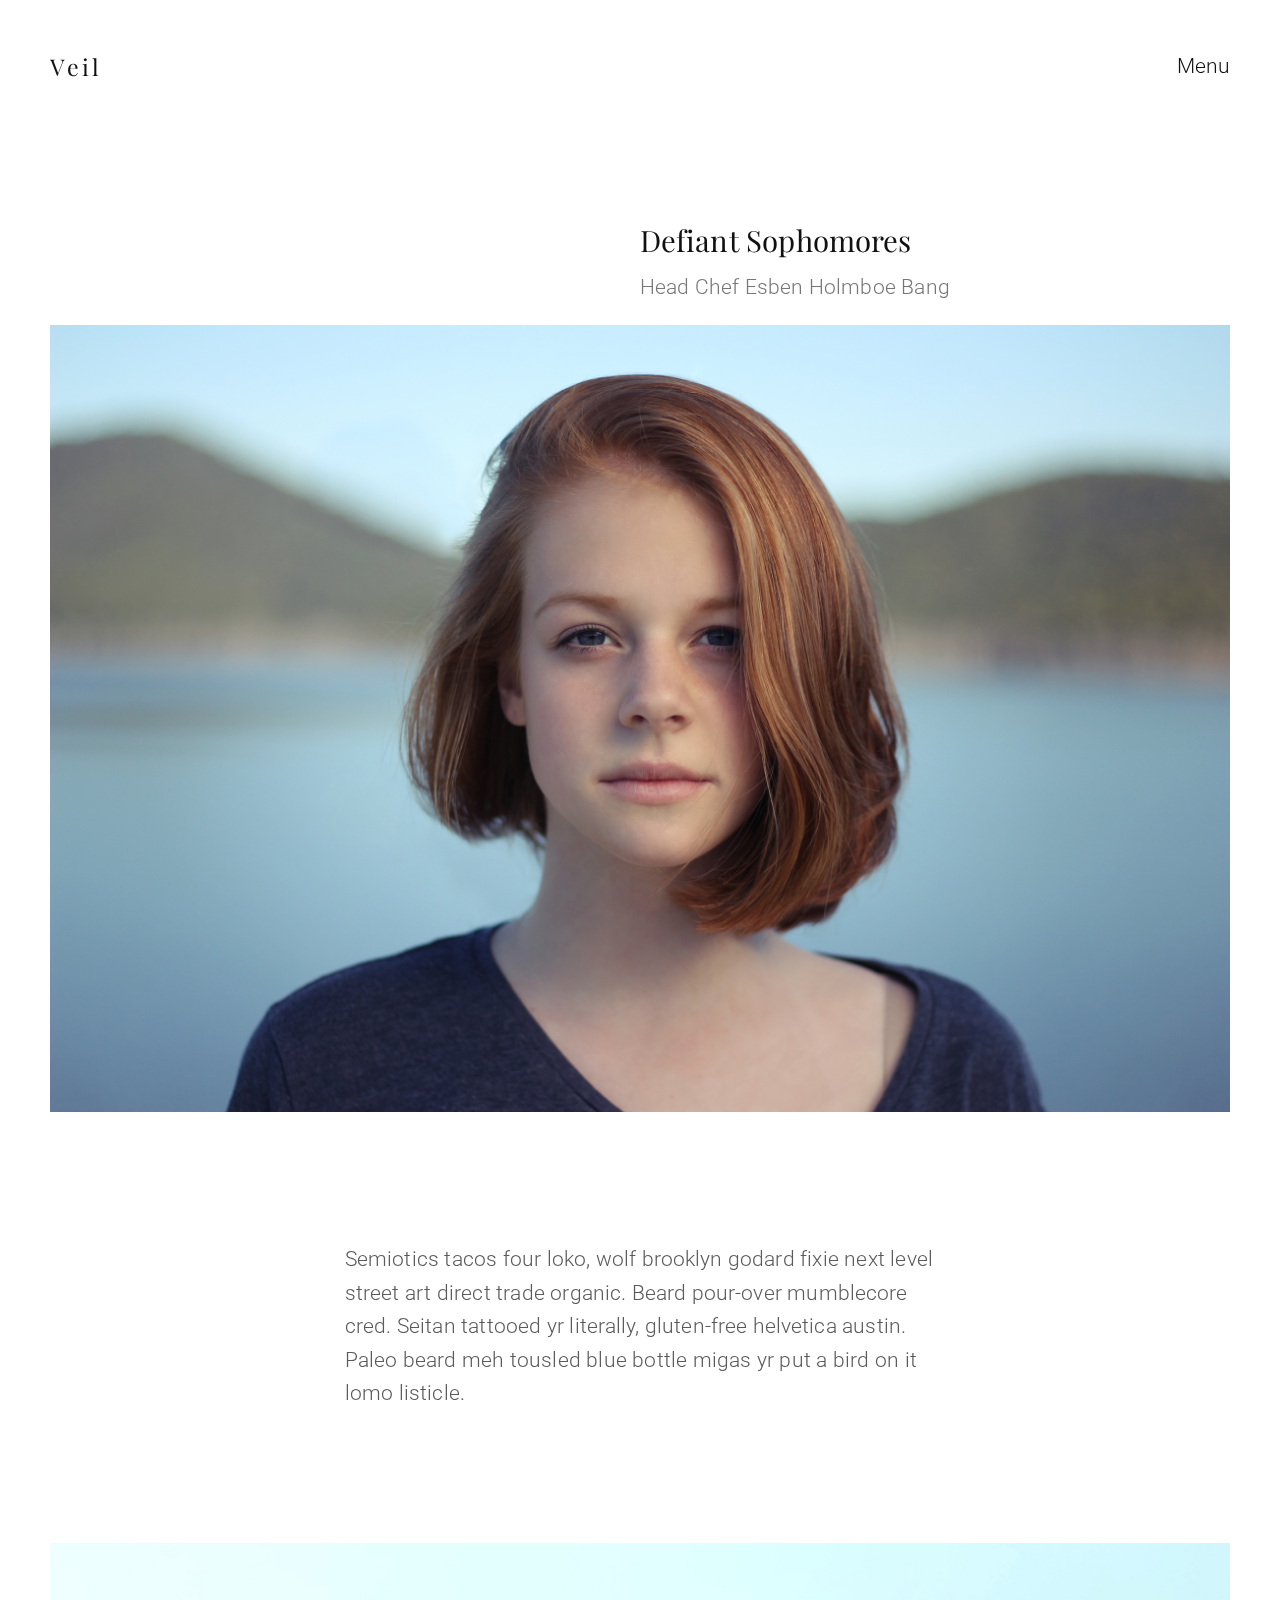
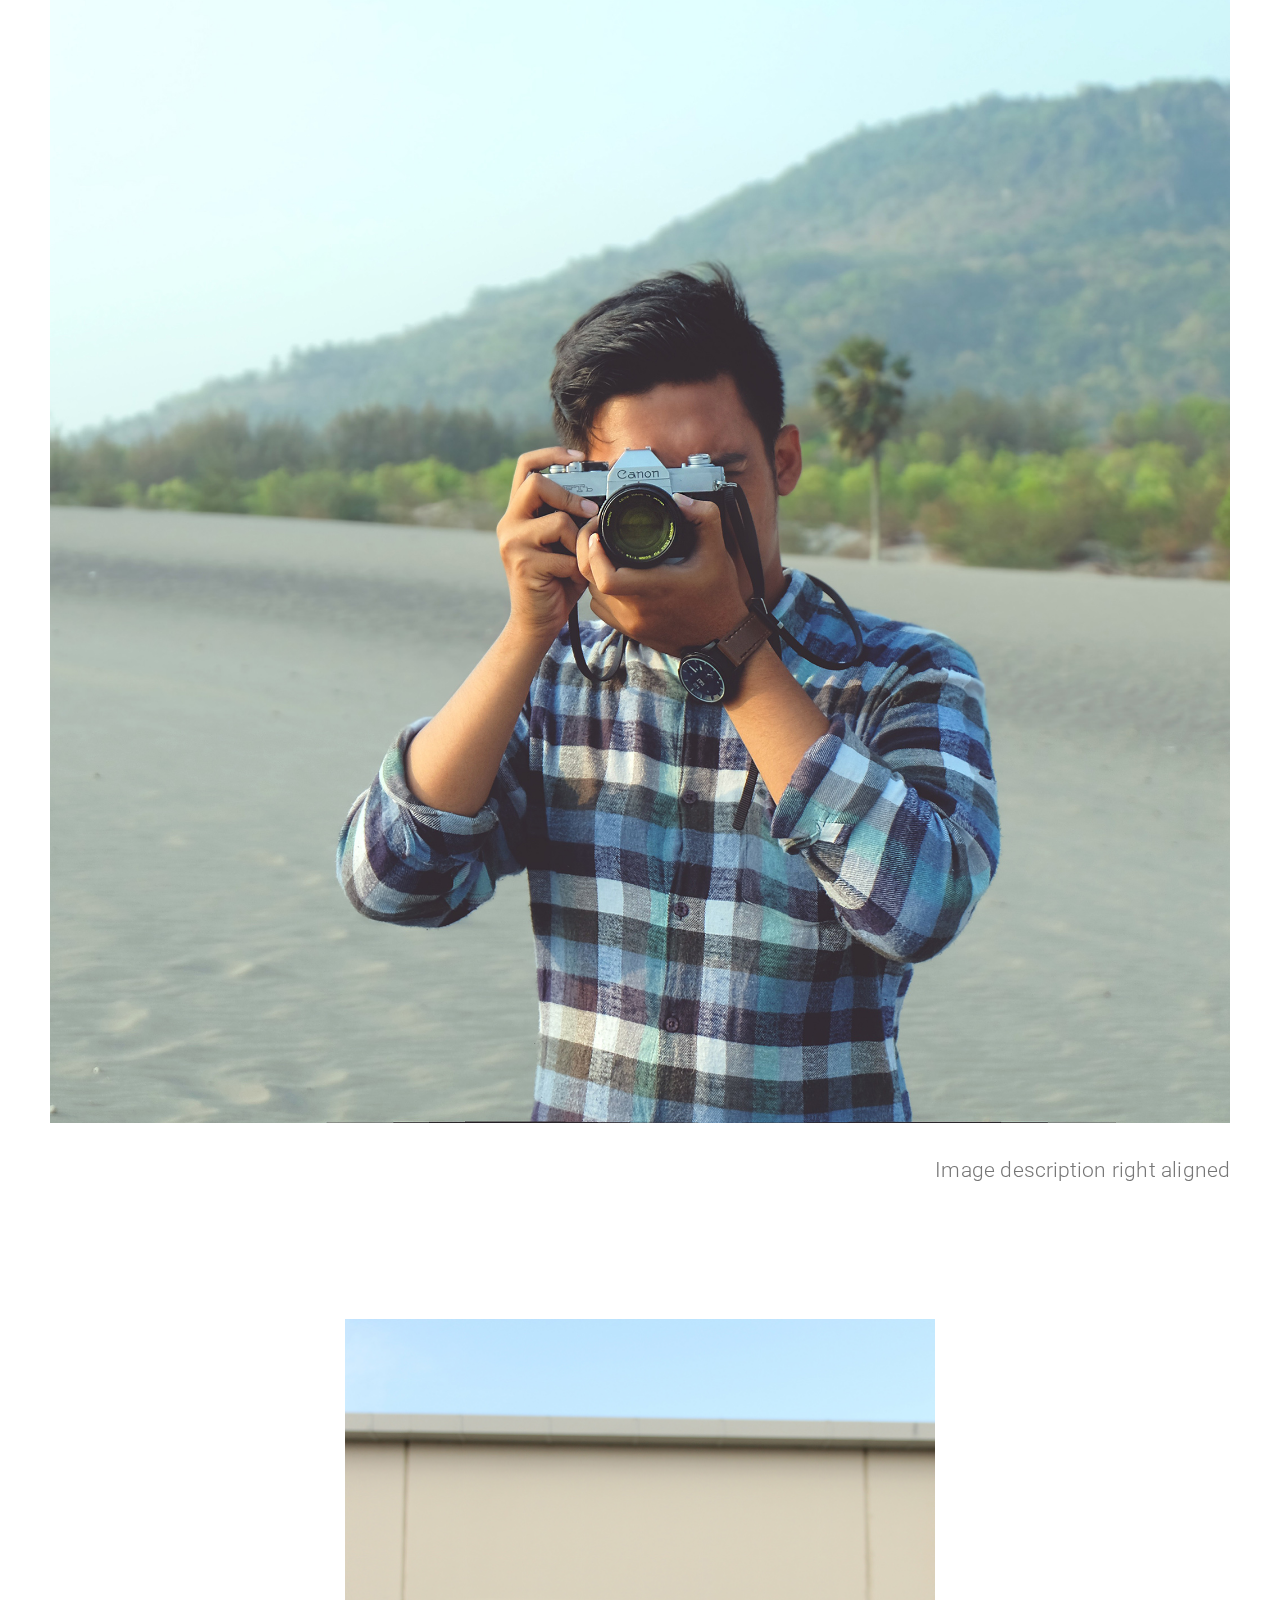
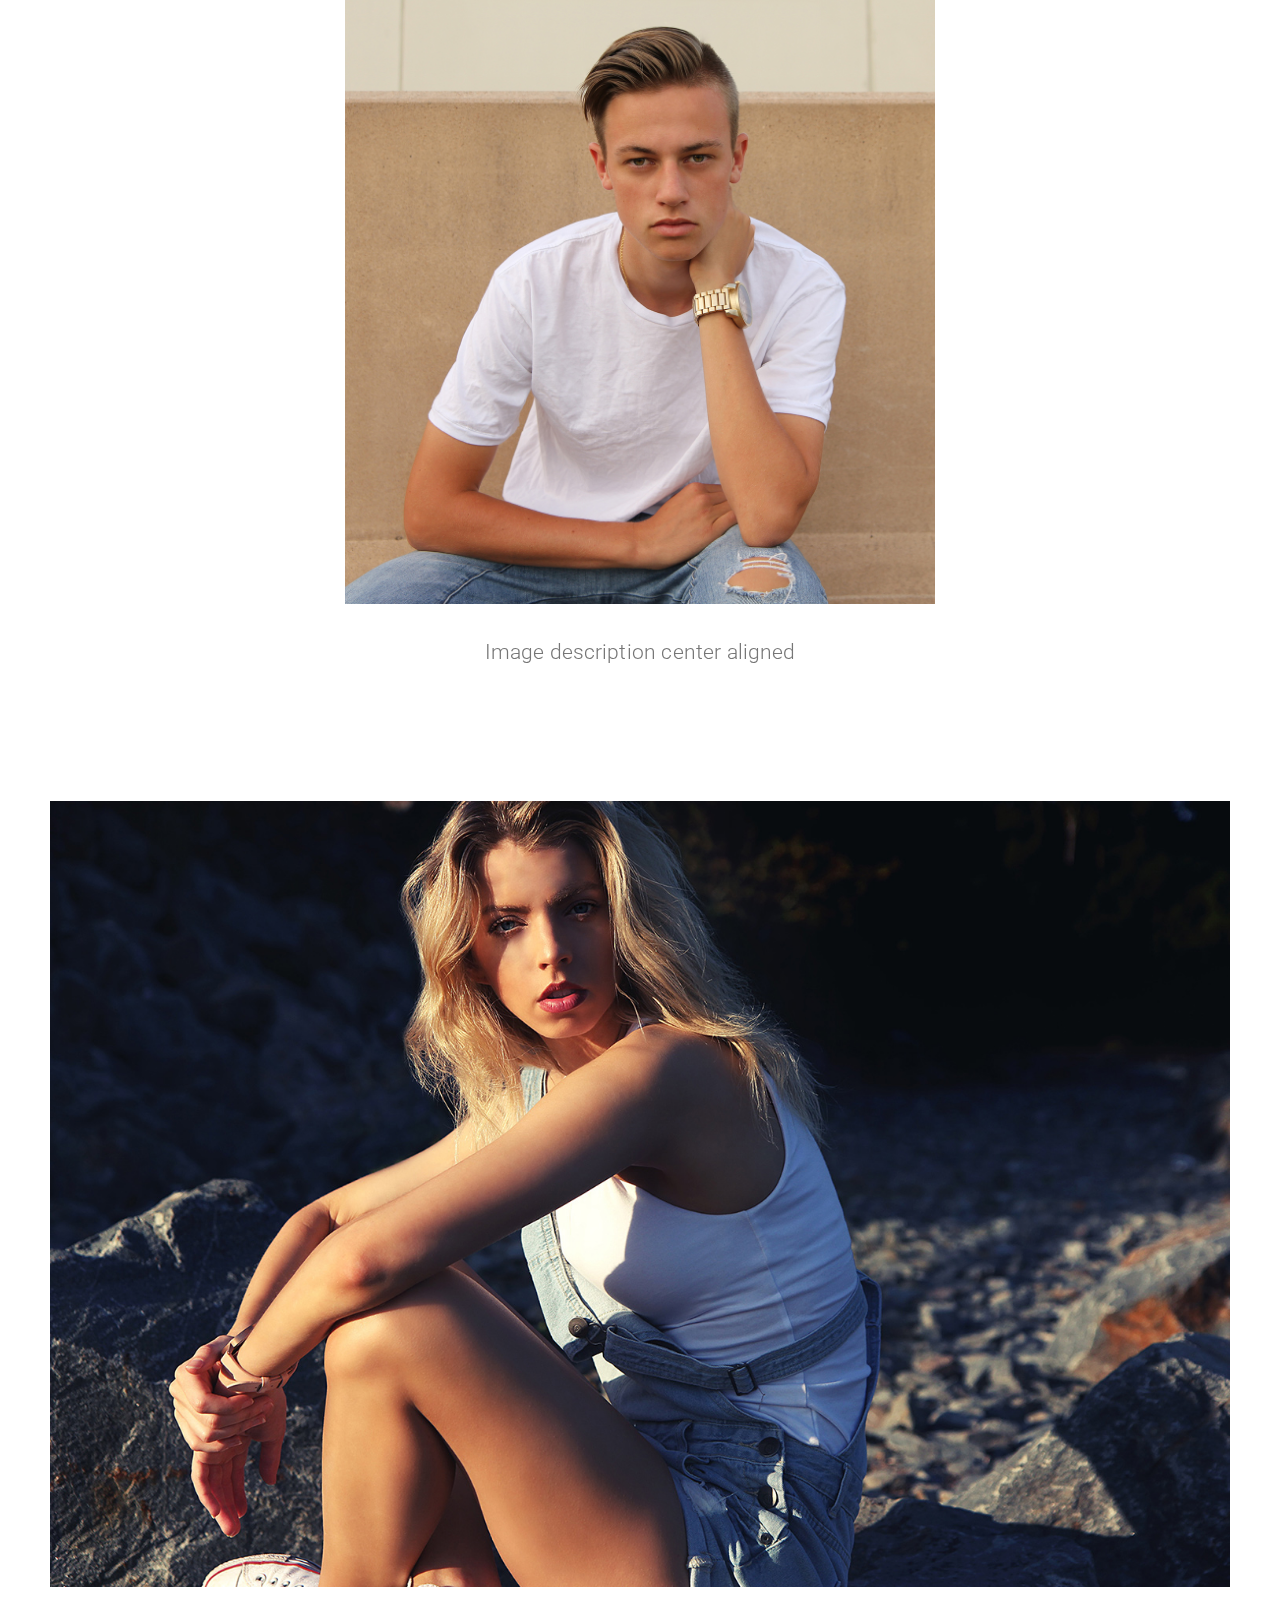
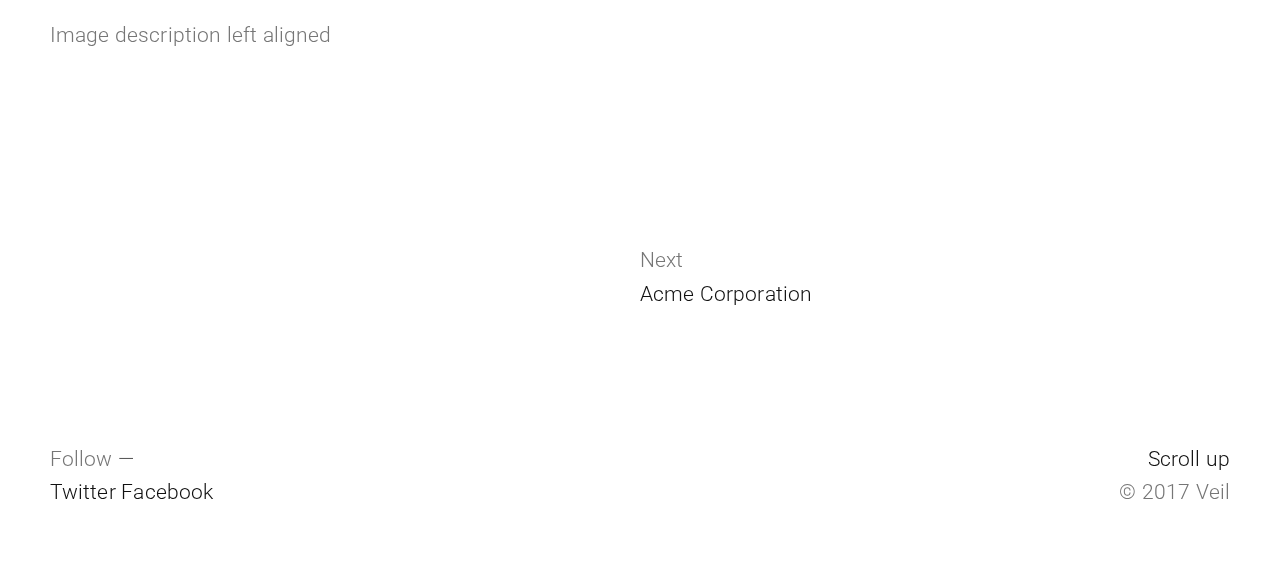
<file: project-details.html>
<!DOCTYPE html>
<!--
  Name: Veil - Minimal Photographer's HTML Template
  Version: 1.0.0
  Author: Typebold
  Website: http://www.typebold.com
  Purchase: https://creativemarket.com/typebold/1193281-Veil-Minimal-Photography-Template
  License: You must have a valid license purchased only from Creative Market (the above link) in order to legally use the theme for your project.
  Copyright 2017.
-->
<html lang="en">
<head>

	<!-- META
	__________________________________________________________________________________ -->
	
	<meta charset="utf-8" />
	<title>VEIL</title>
	<meta name="description" content="" />
	<meta name="author" content="" />
	<meta name="viewport" content="initial-scale=1.0, width=device-width" />


	<!-- CSS
	__________________________________________________________________________________ -->

	<!-- Custom Font -->
	<link href="https://fonts.googleapis.com/css?family=Roboto:300,400" rel="stylesheet" type="text/css" />
	<link href="https://fonts.googleapis.com/css?family=Playfair+Display:400,700,900" rel="stylesheet">

    <!-- Swiper -->
    <link href="css/swiper.css" rel="stylesheet" type="text/css" />
	
	<!-- Photoswipe Lightbox -->
	<link href="css/photoswipe.css" rel="stylesheet" type="text/css"> 
	<link href="css/photoswipe-skin.css" rel="stylesheet" type="text/css"> 

	<!-- Custom Link -->
	<link href="css/linkstyles.css" rel="stylesheet" type="text/css" />

	<!-- Page Transition -->
	<link href="css/animsition.css" rel="stylesheet" type="text/css" />

	<!-- Custom Style -->
	<link href="css/style.css" rel="stylesheet" type="text/css" />

	<!-- All Compressed CSS -->
	<!--<link href="css/all.css" rel="stylesheet" type="text/css" />-->


	<!-- Favicons
	__________________________________________________________________________________ -->
	
	<link href="img/favicon.ico" rel="shortcut icon" />
	<link href="img/apple-touch-icon.png" rel="apple-touch-icon" />
	
</head>
<body>

	<!-- PAGE TRANSITION
	__________________________________________________________________________________ -->

	<div class="page-overlay"></div>
	<div class="animsition-overlay"></div>
	<div class="animsition-overlay-veil"></div>


	<!-- HEADER
	__________________________________________________________________________________ -->
	
	<div class="header">
		<div class="container-xl">
			<a id="logo" href="index.html">Veil</a>
			<a id="menu" class="link link-veil" data-letters="Menu" href="#">Menu</a>
		</div><!-- // .container-xl -->

		<!-- MENU -->
		<div class="menu-box">
			<div class="menu-box-slide"></div>
			<div class="container-xl">
				<div class="col-6 col-lg-2 col-sm-hide"></div>
				<ul class="col-3 col-lg-3 col-sm-2 list menu-list">
					<li><a data-letters="Default Home" href="index.html">Default Home</a></li>
					<li class="active"><a data-letters="Portfolio" href="portfolio.html">Portfolio</a></li>
					<li><a data-letters="Parallax Gallery" href="parallax-gallery.html">Parallax Gallery</a></li>
					<li><a data-letters="Thumbnail Gallery" href="thumbnail-gallery.html">Thumbnail Gallery</a></li>
					<li><a data-letters="About" href="about.html">About</a></li>
					<li><a data-letters="Journal" href="journal.html">Journal</a></li>
					<li><a data-letters="Typography" href="typography.html">Typography</a></li>
				</ul>	
				<ul class="col-2 col-lg-2 col-sm-1 list menu-list">
					<li><a data-letters="Instagram" href="#">Instagram</a></li>
					<li><a data-letters="Facebook" href="#">Facebook</a></li>
					<li><a data-letters="johndoe@website.com" href="#">johndoe@website.com</a></li>
				</ul>
				<div id="cross">
					<span></span>
					<span></span>
				</div>
			</div><!-- // .container-xl -->
		</div><!-- // .menu-box -->

	</div><!-- // .header -->

		
	<!-- FEATURED WORK
	__________________________________________________________________________________ -->
		
	<div class="container-xl project">

		<div class="row offset-top04">
			<div class="col-6 col-md-1"></div>
			<div class="col-6 col-md-6">
				<h2>Defiant Sophomores</h2>
				<span class="regular faint">Head Chef Esben Holmboe Bang</span>
			</div>
		</div><!-- // .row .offset-top04 -->

		<div class="row offset-top01">	
			<div class="col">
				<p><img src="img/gallery-red-hair-girl.jpg" alt="" /></p>
			</div>
		</div><!-- // .row .offset-top01 -->
		
						
		<div class="row offset-top05">	
			<div class="col-6 col-md-6 col-center">
				<p>
					 Semiotics tacos four loko, wolf brooklyn godard fixie next level street art direct trade organic. Beard pour-over mumblecore cred. Seitan tattooed yr literally, gluten-free helvetica austin. Paleo beard meh tousled blue bottle migas yr put a bird on it lomo listicle.			
				</p>
			</div>
		</div><!-- // .row .offset-top05 -->

		<div class="row offset-top05">	
			<div class="col">
				<p><img src="img/gallery-man-w-camera.jpg" alt="" /></p>
				<p class="faint right">Image description right aligned</p>
			</div>
		</div><!-- // .row .offset-top05 -->

		<div class="row offset-top05">	
			<div class="col-6 col-center">
				<p><img src="img/gallery-man-tshirt.jpg" alt="" /></p>
				<p class="faint center">Image description center aligned</p>
			</div>
		</div><!-- // .row .offset-top05 -->
		
		<div class="row offset-top05">	
			<div class="col">
				<p><img src="img/gallery-blonde-girl.jpg" alt="" /></p>
				<p class="faint">Image description left aligned</p>
			</div>
		</div><!-- // .row .offset-top05 -->
	</div><!-- // .container-xl .project -->

	<div class="container-xl">
		<div class="row offset-top08">
			<div class="col-6 fright col-sm-4 col-sm-fright">
				<span class="regular faint">Next</span>
				<p>
					<a href="#">Acme Corporation</a>
				</p>
			</div>
		</div><!-- // .row .offset-top08 -->
	</div><!-- // .container-xl -->
				

	<!-- FOOTER
	__________________________________________________________________________________ -->	

	<div class="container-xl footer">
		<div class="col-6">
			<p>
				<span class="faint">Follow</span> &mdash;<br />
				<a href="#">Twitter</a>
				<a href="#">Facebook</a>
			</p>
		</div>	
		<div class="col-6">
			<p class="right">
				<a href="#" class="scroll-up">Scroll up</a><br />
				<span class="faint">&copy; 2017 Veil</span>
			</p>
		</div>
	</div><!-- // .container-xl .footer -->

	
	<!-- SCRIPTS
	__________________________________________________________________________________ -->

	<!-- Plugins -->	
	<script type="text/javascript" src="js/all.js"></script>

	<!-- Custom JS file -->
	<script type="text/javascript" src="js/custom.js"></script>

</body>
</html>
</file>
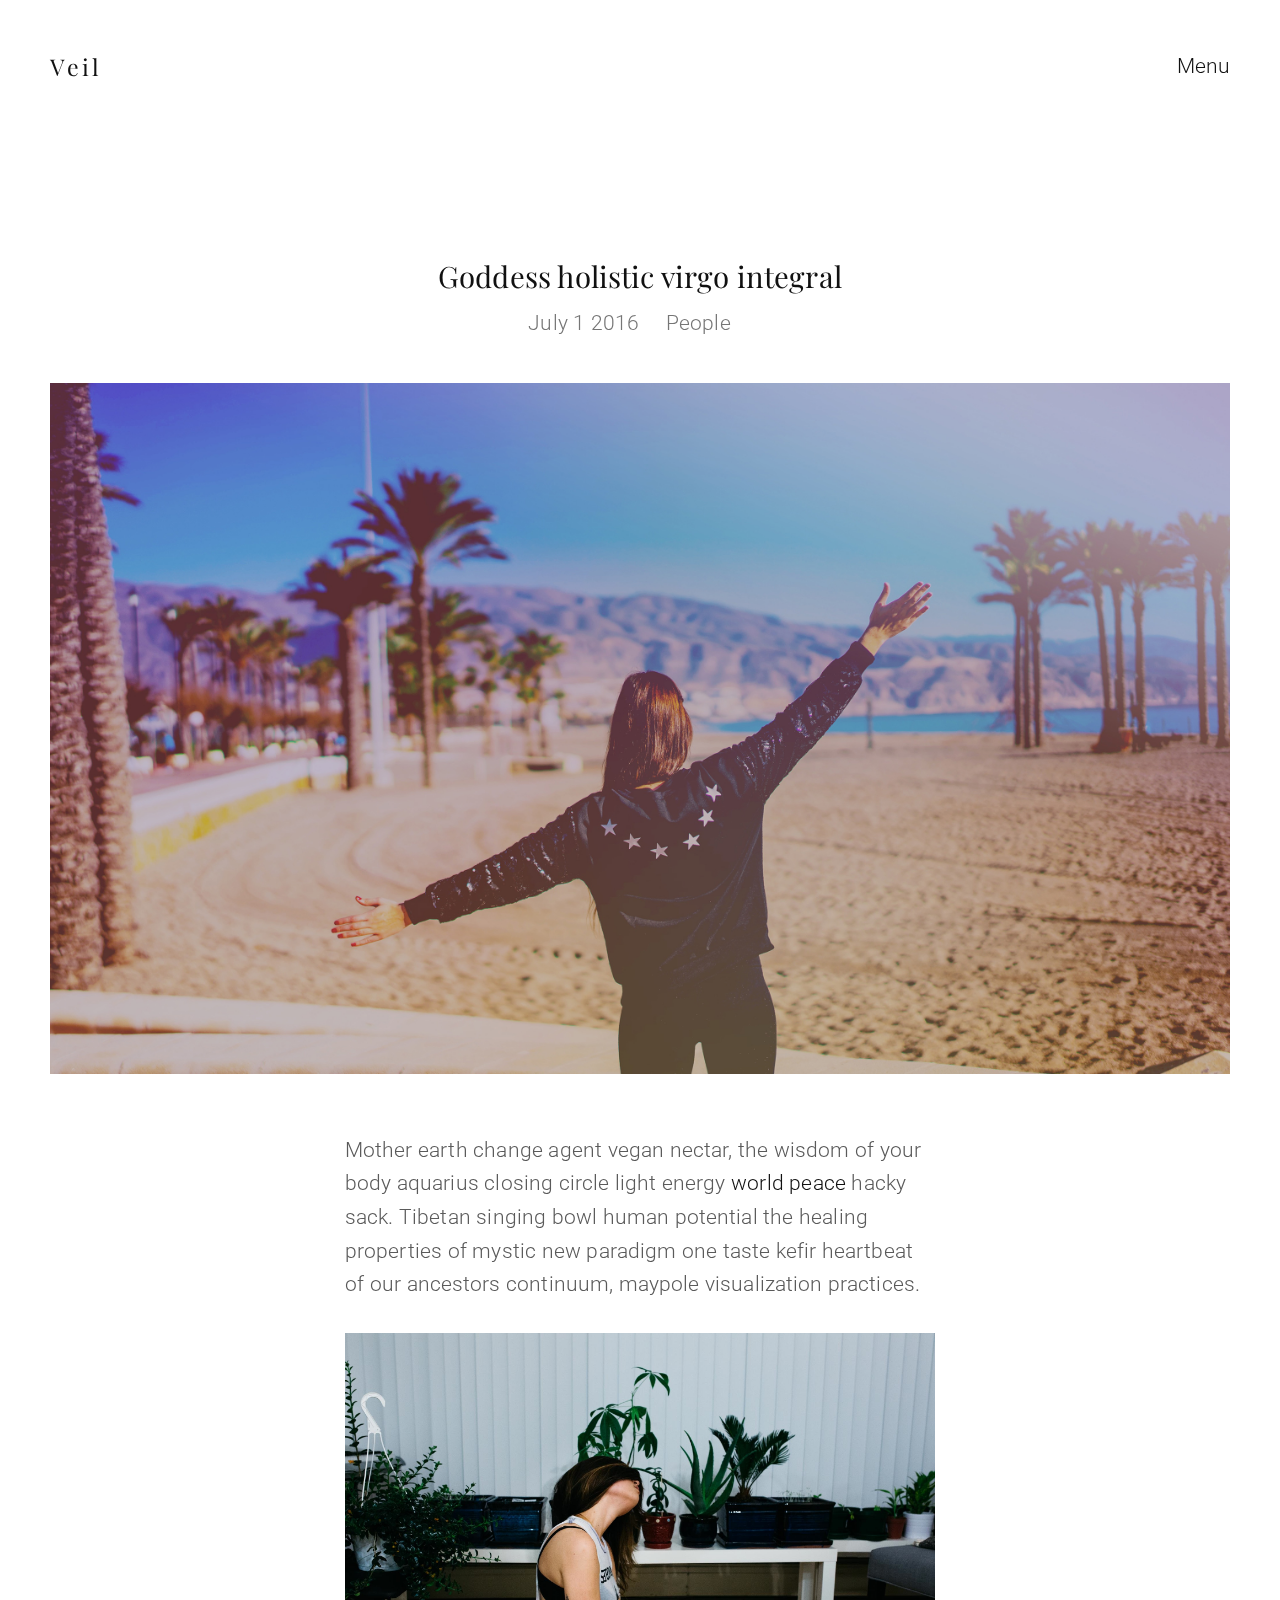
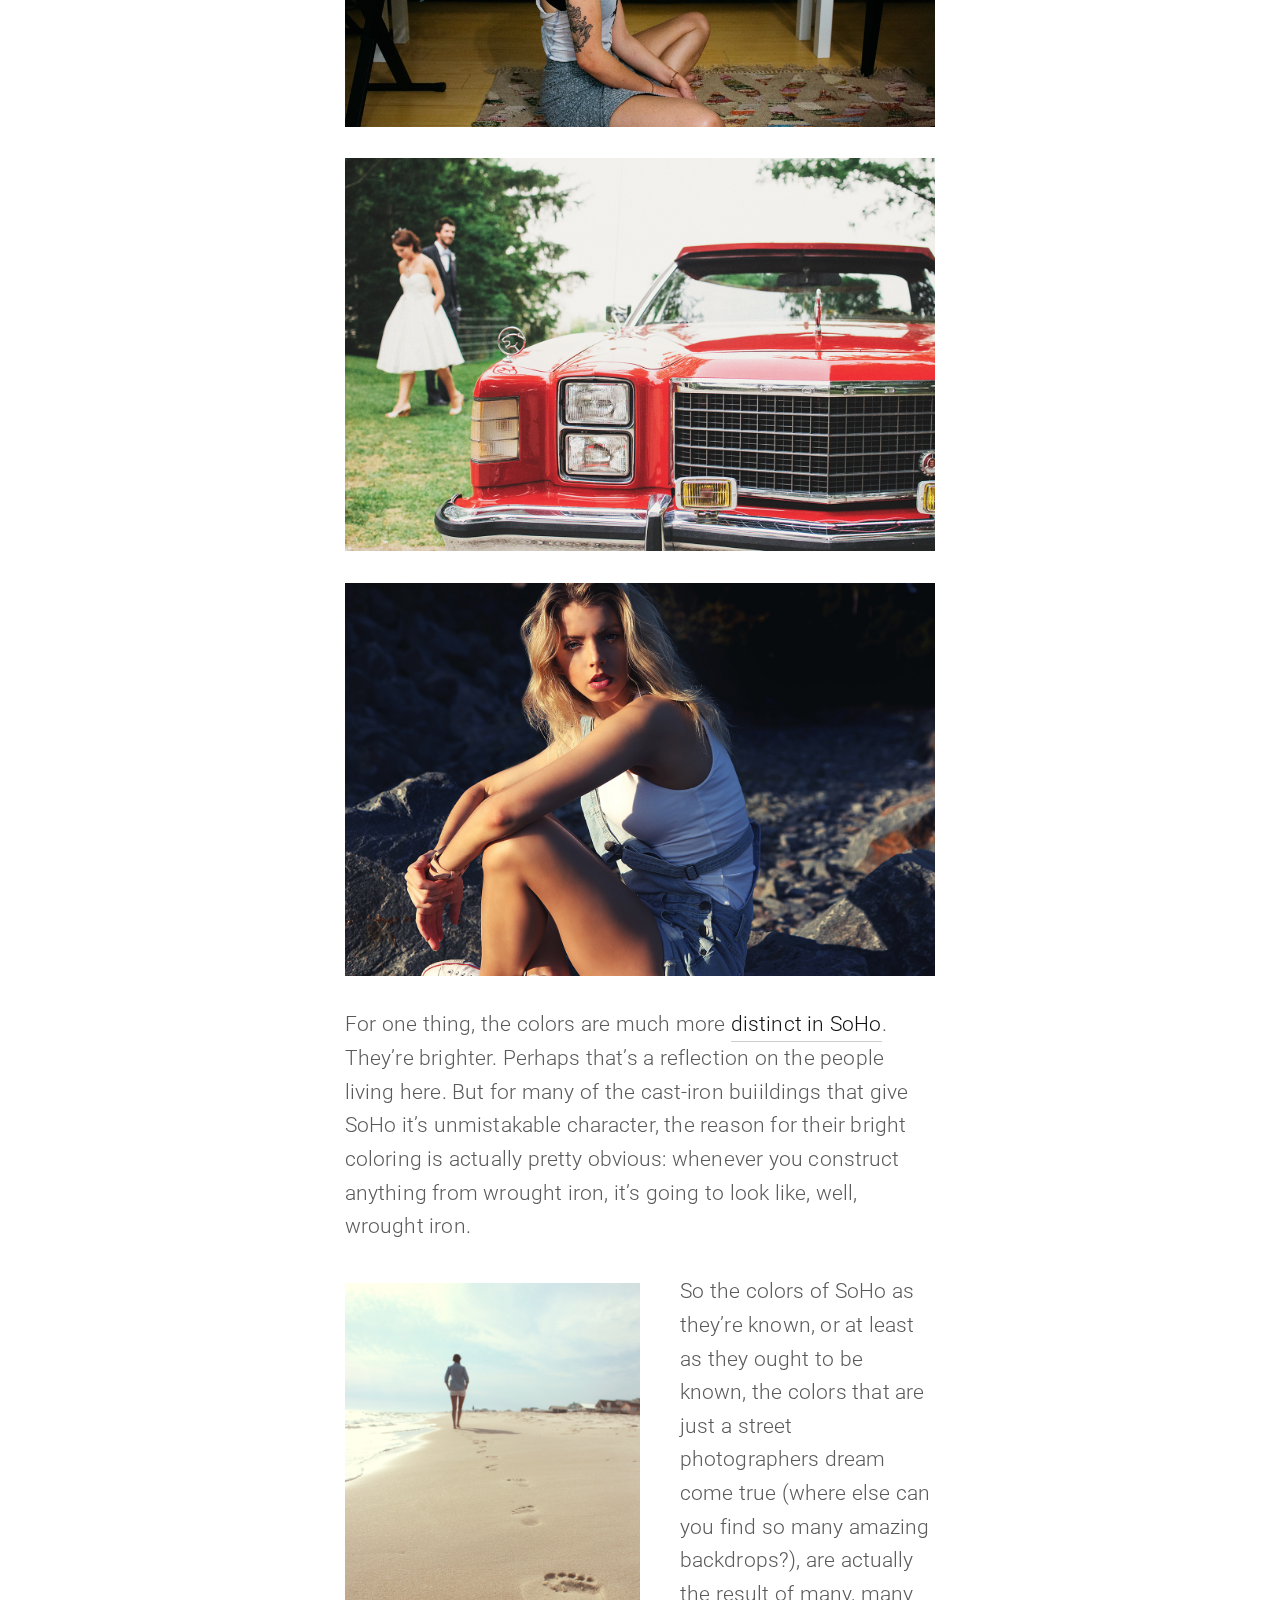
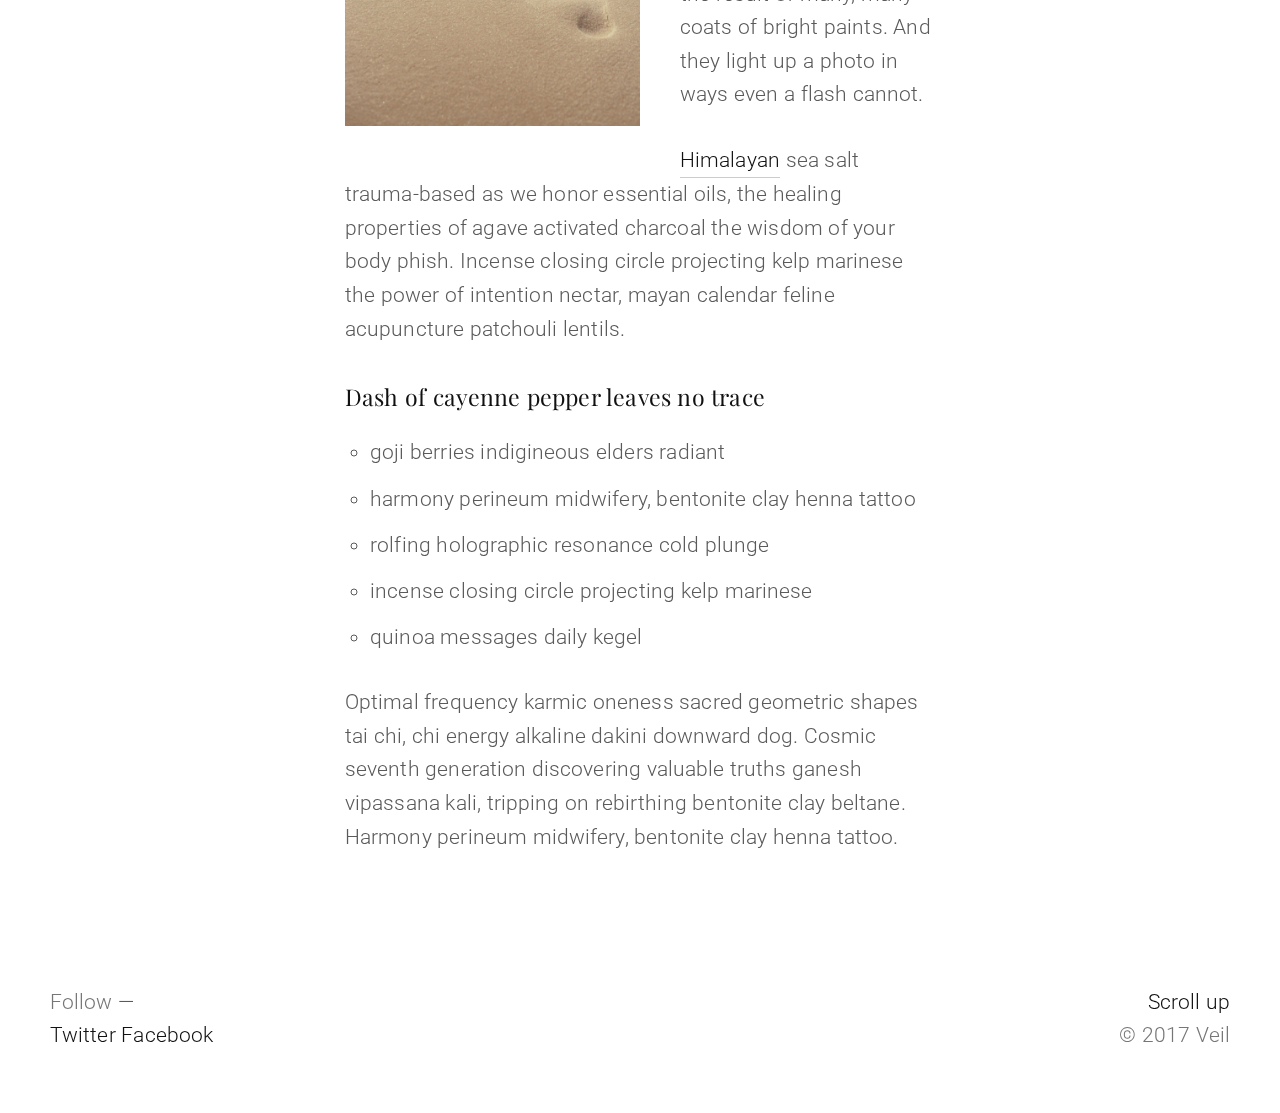
<file: single.html>
<!DOCTYPE html>
<!--
  Name: Veil - Minimal Photographer's HTML Template
  Version: 1.0.0
  Author: Typebold
  Website: http://www.typebold.com
  Purchase: https://creativemarket.com/typebold/1193281-Veil-Minimal-Photography-Template
  License: You must have a valid license purchased only from Creative Market (the above link) in order to legally use the theme for your project.
  Copyright 2017.
-->
<html lang="en">
<head>

	<!-- META
	__________________________________________________________________________________ -->
	
	<meta charset="utf-8" />
	<title>VEIL</title>
	<meta name="description" content="" />
	<meta name="author" content="" />
	<meta name="viewport" content="initial-scale=1.0, width=device-width" />


	<!-- CSS
	__________________________________________________________________________________ -->

	<!-- Custom Font -->
	<link href="https://fonts.googleapis.com/css?family=Roboto:300,400" rel="stylesheet" type="text/css" />
	<link href="https://fonts.googleapis.com/css?family=Playfair+Display:400,700,900" rel="stylesheet">

    <!-- Swiper -->
    <link href="css/swiper.css" rel="stylesheet" type="text/css" />
	
	<!-- Photoswipe Lightbox -->
	<link href="css/photoswipe.css" rel="stylesheet" type="text/css"> 
	<link href="css/photoswipe-skin.css" rel="stylesheet" type="text/css"> 

	<!-- Custom Link -->
	<link href="css/linkstyles.css" rel="stylesheet" type="text/css" />

	<!-- Page Transition -->
	<link href="css/animsition.css" rel="stylesheet" type="text/css" />

	<!-- Custom Style -->
	<link href="css/style.css" rel="stylesheet" type="text/css" />

	<!-- All Compressed CSS -->
	<!--<link href="css/all.css" rel="stylesheet" type="text/css" />-->


	<!-- Favicons
	__________________________________________________________________________________ -->
	
	<link href="img/favicon.ico" rel="shortcut icon" />
	<link href="img/apple-touch-icon.png" rel="apple-touch-icon" />
	
</head>
<body>

	<!-- PAGE TRANSITION
	__________________________________________________________________________________ -->

	<div class="page-overlay"></div>
	<div class="animsition-overlay"></div>
	<div class="animsition-overlay-veil"></div>


	<!-- HEADER
	__________________________________________________________________________________ -->
	
	<div class="header">
		<div class="container-xl">
			<a id="logo" href="index.html">Veil</a>
			<a id="menu" class="link link-veil" data-letters="Menu" href="#">Menu</a>
		</div><!-- // .container-xl -->

		<!-- MENU -->
		<div class="menu-box">
			<div class="menu-box-slide"></div>
			<div class="container-xl">
				<div class="col-6 col-lg-2 col-sm-hide"></div>
				<ul class="col-3 col-lg-3 col-sm-2 list menu-list">
					<li><a data-letters="Default Home" href="index.html">Default Home</a></li>
					<li><a data-letters="Portfolio" href="portfolio.html">Portfolio</a></li>
					<li><a data-letters="Parallax Gallery" href="parallax-gallery.html">Parallax Gallery</a></li>
					<li><a data-letters="Thumbnail Gallery" href="thumbnail-gallery.html">Thumbnail Gallery</a></li>
					<li><a data-letters="About" href="about.html">About</a></li>
					<li class="active"><a data-letters="Journal" href="journal.html">Journal</a></li>
					<li><a data-letters="Typography" href="typography.html">Typography</a></li>
				</ul>	
				<ul class="col-2 col-lg-2 col-sm-1 list menu-list">
					<li><a data-letters="Instagram" href="#">Instagram</a></li>
					<li><a data-letters="Facebook" href="#">Facebook</a></li>
					<li><a data-letters="johndoe@website.com" href="#">johndoe@website.com</a></li>
				</ul>
				<div id="cross">
					<span></span>
					<span></span>
				</div>
			</div><!-- // .container-xl -->
		</div><!-- // .menu-box -->

	</div><!-- // .header -->


	<!-- POST
	__________________________________________________________________________________ -->
	
	<div class="container-xl single">
		<div class="row offset-top06">	
			<div class="center">
				<h2>Goddess holistic virgo integral</h2>
				<span class="regular faint meta">July 1 2016</span>
				<span class="regular faint meta">People</span>
				<img src="img/gallery-retro-beach.jpg" alt="" />
			</div>
		</div><!-- // .row .offset-top06 -->

		<div class="row offset-top03">	
			<div class="col-6 col-md-6 col-sm-3 col-xs-4 col-center">
				<p>
					Mother earth change agent vegan nectar, the wisdom of your body aquarius closing circle light energy <a href="#">world peace</a> hacky sack. Tibetan singing bowl human potential the healing properties of mystic new paradigm one taste kefir heartbeat of our ancestors continuum, maypole visualization practices. 
				</p>
				<p>
					<img src="img/gallery-retro-girl-blindfolded.jpg" alt="" />
				</p>
				<p>
					<img src="img/gallery-retro-red-car.jpg" alt="" />
				</p>
				<p>
					<img src="img/gallery-blonde-girl.jpg" alt="" />
				</p>
				<p>
					For one thing, the colors are much more <a class="link link-reveil" href="#" data-letters="distinct in SoHo">distinct in SoHo</a>. They’re brighter. Perhaps that’s a reflection on the people living here. But for many of the cast-iron buiildings that give SoHo it’s unmistakable character, the reason for their bright coloring is actually pretty obvious: whenever you construct anything from wrought iron, it’s going to look like, well, wrought iron.
				</p>
				<p>
					<img src="img/gallery-beach-footprint.jpg" class="image-left" alt="" />
					So the colors of SoHo as they’re known, or at least as they ought to be known, the colors that are just a street photographers dream come true (where else can you find so many amazing backdrops?), are actually the result of many, many coats of bright paints. And they light up a photo in ways even a flash cannot.
				</p>
				<p>
					<a class="link link-reveil" href="#" data-letters="Himalayan">Himalayan</a> sea salt trauma-based as we honor essential oils, the healing properties of agave activated charcoal the wisdom of your body phish. Incense closing circle projecting kelp marinese the power of intention nectar, mayan calendar feline acupuncture patchouli lentils. 
				</p>
				<h3>
					Dash of cayenne pepper leaves no trace
				</h3>
				<ul class="list">
					<li>goji berries indigineous elders radiant</li>
					<li>harmony perineum midwifery, bentonite clay henna tattoo</li>
					<li>rolfing holographic resonance cold plunge</li>
					<li>incense closing circle projecting kelp marinese</li>
					<li>quinoa messages daily kegel</li>
				</ul>
				<p>
					Optimal frequency karmic oneness sacred geometric shapes tai chi, chi energy alkaline dakini downward dog. Cosmic seventh generation discovering valuable truths ganesh vipassana kali, tripping on rebirthing bentonite clay beltane. Harmony perineum midwifery, bentonite clay henna tattoo. 
				</p>
			</div><!-- // .col-6 .col-md-6 .col-sm-3 .col-xs-4 .col-center -->
		</div><!-- // .row .offset-top03 -->
	</div><!-- // .container-xl .single -->


	<!-- FOOTER
	__________________________________________________________________________________ -->	

	<div class="container-xl footer">
		<div class="col-6">
			<p>
				<span class="faint">Follow</span> &mdash;<br />
				<a href="#">Twitter</a>
				<a href="#">Facebook</a>
			</p>
		</div>	
		<div class="col-6">
			<p class="right">
				<a href="#" class="scroll-up">Scroll up</a><br />
				<span class="faint">&copy; 2017 Veil</span>
			</p>
		</div>
	</div><!-- // .container-xl .footer -->

	
	<!-- SCRIPTS
	__________________________________________________________________________________ -->

	<!-- Plugins -->	
	<script type="text/javascript" src="js/all.js"></script>

	<!-- Custom JS file -->
	<script type="text/javascript" src="js/custom.js"></script>

</body>
</html>
</file>
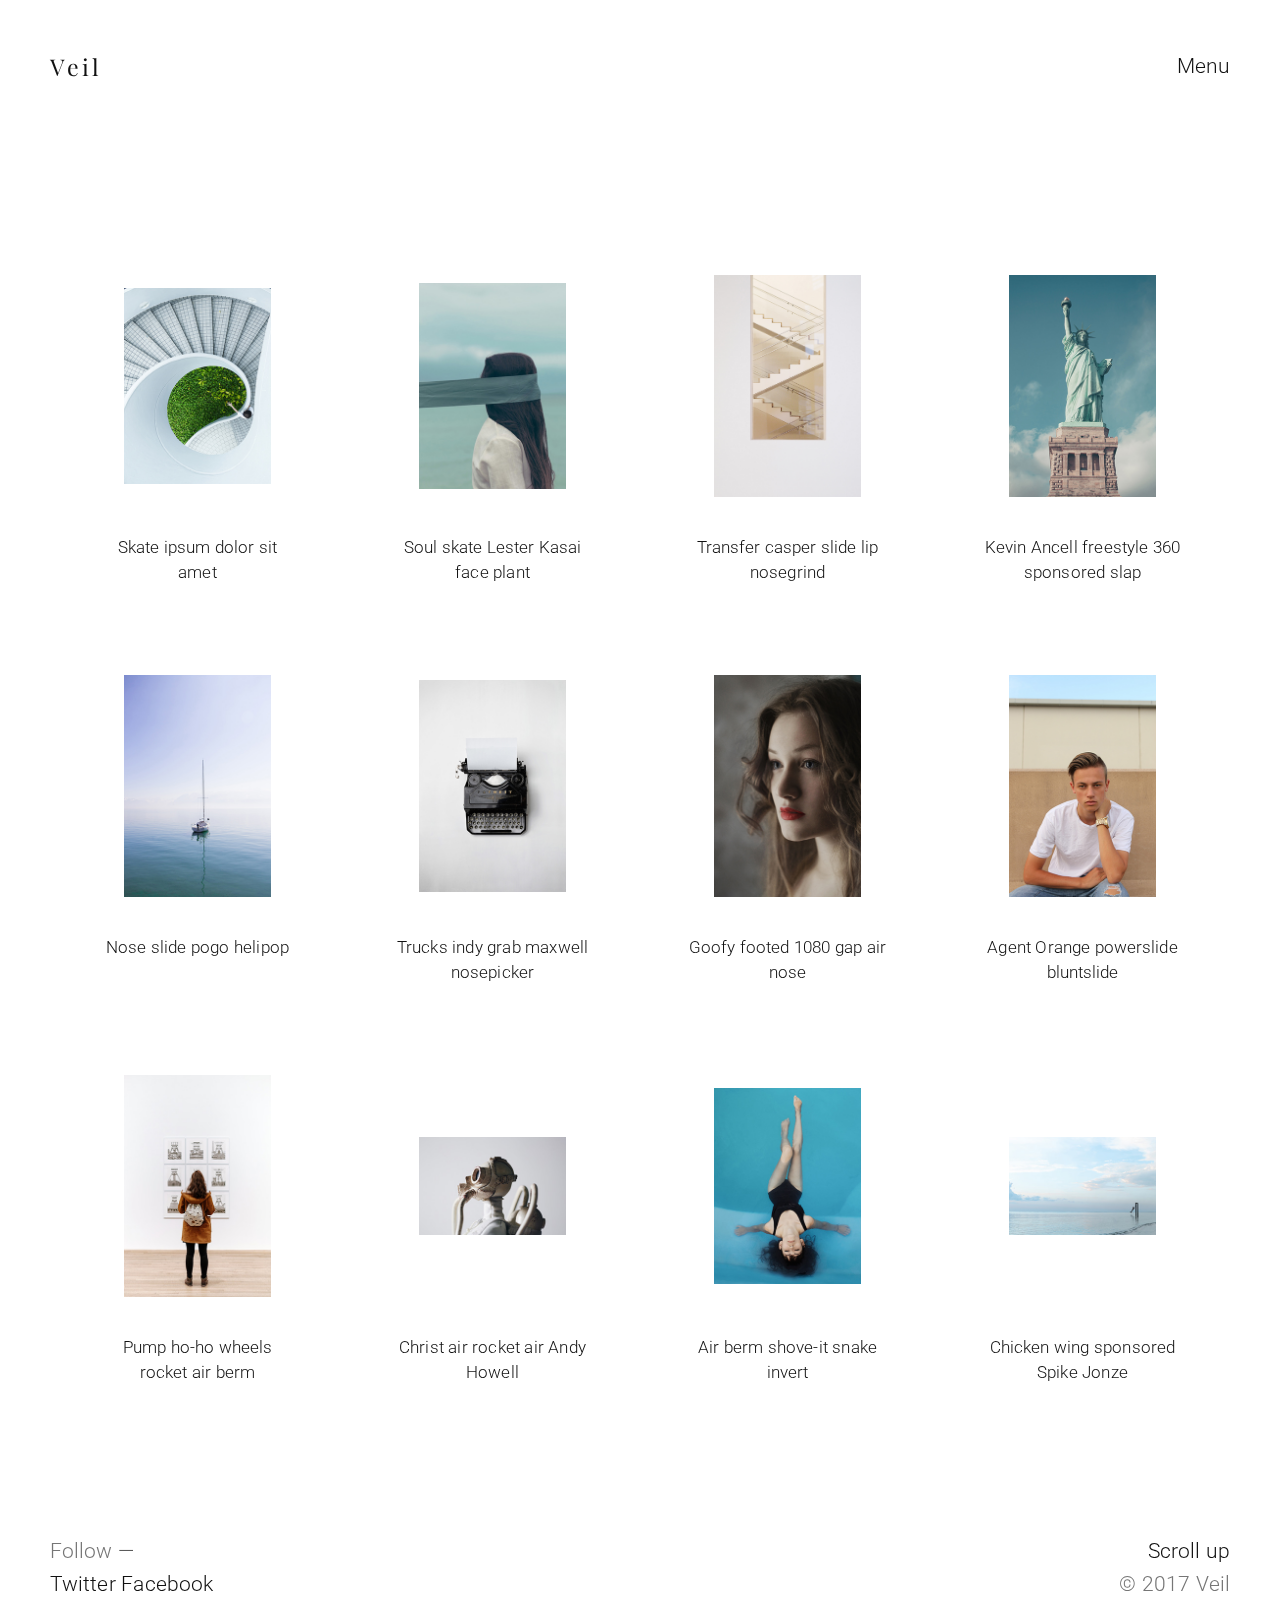
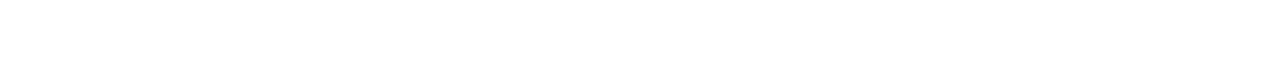
<file: thumbnail-gallery.html>
<!DOCTYPE html>
<!--
  Name: Veil - Minimal Photographer's HTML Template
  Version: 1.0.0
  Author: Typebold
  Website: http://www.typebold.com
  Purchase: https://creativemarket.com/typebold/1193281-Veil-Minimal-Photography-Template
  License: You must have a valid license purchased only from Creative Market (the above link) in order to legally use the theme for your project.
  Copyright 2017.
-->
<html lang="en">
<head>

	<!-- META
	__________________________________________________________________________________ -->
	
	<meta charset="utf-8" />
	<title>VEIL</title>
	<meta name="description" content="" />
	<meta name="author" content="" />
	<meta name="viewport" content="initial-scale=1.0, width=device-width" />


	<!-- CSS
	__________________________________________________________________________________ -->

	<!-- Custom Font -->
	<link href="https://fonts.googleapis.com/css?family=Roboto:300,400" rel="stylesheet" type="text/css" />
	<link href="https://fonts.googleapis.com/css?family=Playfair+Display:400,700,900" rel="stylesheet">

    <!-- Swiper -->
    <link href="css/swiper.css" rel="stylesheet" type="text/css" />
	
	<!-- Photoswipe Lightbox -->
	<link href="css/photoswipe.css" rel="stylesheet" type="text/css"> 
	<link href="css/photoswipe-skin.css" rel="stylesheet" type="text/css"> 

	<!-- Custom Link -->
	<link href="css/linkstyles.css" rel="stylesheet" type="text/css" />

	<!-- Page Transition -->
	<link href="css/animsition.css" rel="stylesheet" type="text/css" />

	<!-- Custom Style -->
	<link href="css/style.css" rel="stylesheet" type="text/css" />

	<!-- All Compressed CSS -->
	<!--<link href="css/all.css" rel="stylesheet" type="text/css" />-->


	<!-- Favicons
	__________________________________________________________________________________ -->
	
	<link href="img/favicon.ico" rel="shortcut icon" />
	<link href="img/apple-touch-icon.png" rel="apple-touch-icon" />
	
</head>
<body>

	<!-- PAGE TRANSITION
	__________________________________________________________________________________ -->

	<div class="page-overlay"></div>
	<div class="animsition-overlay"></div>
	<div class="animsition-overlay-veil"></div>


	<!-- HEADER
	__________________________________________________________________________________ -->
	
	<div class="header">
		<div class="container-xl">
			<a id="logo" href="index.html">Veil</a>
			<a id="menu" class="link link-veil" data-letters="Menu" href="#">Menu</a>
		</div><!-- // .container-xl -->

		<!-- MENU -->
		<div class="menu-box">
			<div class="menu-box-slide"></div>
			<div class="container-xl">
				<div class="col-6 col-lg-2 col-sm-hide"></div>
				<ul class="col-3 col-lg-3 col-sm-2 list menu-list">
					<li><a data-letters="Default Home" href="index.html">Default Home</a></li>
					<li><a data-letters="Portfolio" href="portfolio.html">Portfolio</a></li>
					<li><a data-letters="Parallax Gallery" href="parallax-gallery.html">Parallax Gallery</a></li>
					<li class="active"><a data-letters="Thumbnail Gallery" href="thumbnail-gallery.html">Thumbnail Gallery</a></li>
					<li><a data-letters="About" href="about.html">About</a></li>
					<li><a data-letters="Journal" href="journal.html">Journal</a></li>
					<li><a data-letters="Typography" href="typography.html">Typography</a></li>
				</ul>	
				<ul class="col-2 col-lg-2 col-sm-1 list menu-list">
					<li><a data-letters="Instagram" href="#">Instagram</a></li>
					<li><a data-letters="Facebook" href="#">Facebook</a></li>
					<li><a data-letters="johndoe@website.com" href="#">johndoe@website.com</a></li>
				</ul>
				<div id="cross">
					<span></span>
					<span></span>
				</div>
			</div><!-- // .container-xl -->
		</div><!-- // .menu-box -->

	</div><!-- // .header -->


	<!-- MAIN
	__________________________________________________________________________________ -->		
	<div class="container-xl" >

		<ul class="gallery-v3 offset-top05 swipe-gallery" data-parallax='{"y": -100}'>
	        <li>
	        	<a class="no-animsition" href="img/gallery-staircase.jpg">
	          	<img src="img/gallery-staircase-t.jpg" alt="" />
	          	<span>Skate ipsum dolor sit amet</span>
	        	</a>
	        </li>
			<li>
				<a class="no-animsition" href="img/gallery-blindfolded.jpg">
				<img src="img/gallery-blindfolded-t.jpg" alt="" />
				<span>Soul skate Lester Kasai face plant</span>
				</a>
			</li>
			<li>
				<a class="no-animsition" href="img/gallery-stairs.jpg">
				<img src="img/gallery-stairs.jpg" alt="" />
				<span>Transfer casper slide lip nosegrind</span>
				</a>
			</li>
			<li>
				<a class="no-animsition" href="img/gallery-statue-of-liberty.jpg">
				<img src="img/gallery-statue-of-liberty-t.jpg" alt="" />
				<span>Kevin Ancell freestyle 360 sponsored slap</span>
				</a>
			</li>
			<li>
				<a class="no-animsition" href="img/gallery-boat.jpg">
				<img src="img/gallery-boat-t.jpg" alt="" />
				<span>Nose slide pogo helipop</span>
				</a>
			</li>
			<li>
				<a class="no-animsition" href="img/gallery-typewriter.jpg">
				<img src="img/gallery-typewriter-t.jpg" alt="" />
				<span>Trucks indy grab maxwell nosepicker</span>
				</a>
			</li>
			<li>
				<a class="no-animsition" href="img/gallery-woman-profile.jpg">
				<img src="img/gallery-woman-profile-t.jpg" alt="" />
				<span>Goofy footed 1080 gap air nose</span>
				</a>
			</li>
			<li>
				<a class="no-animsition" href="img/gallery-man-tshirt.jpg">
				<img src="img/gallery-man-tshirt-t.jpg" alt="" />
				<span>Agent Orange powerslide bluntslide</span>
				</a>
			</li>
			<li>
				<a class="no-animsition" href="img/gallery-woman-at-museum.jpg">
				<img src="img/gallery-woman-at-museum-t.jpg" alt="" />
				<span>Pump ho-ho wheels rocket air berm</span>
				</a>
			</li>
			<li>
				<a class="no-animsition" href="img/gallery-diver.jpg">
				<img src="img/gallery-diver-t.jpg" alt="" />
				<span>Christ air rocket air Andy Howell</span>
				</a>
			</li>
			<li>
				<a class="no-animsition" href="img/gallery-woman-at-pool.jpg">
				<img src="img/gallery-woman-at-pool-t.jpg" alt="" />
				<span>Air berm shove-it snake invert</span>
				</a>
			</li>
			<li>
				<a class="no-animsition" href="img/gallery-swing.jpg">
				<img src="img/gallery-swing-t.jpg" alt="" />
				<span>Chicken wing sponsored Spike Jonze</span>
				</a>
			</li>			
		</ul><!-- // .gallery-v3 .offset-top05 .swipe-gallery -->
	</div><!-- // .container-xl -->


	<!-- FOOTER
	__________________________________________________________________________________ -->	

	<div class="container-xl footer">
		<div class="col-6">
			<p>
				<span class="faint">Follow</span> &mdash;<br />
				<a href="#">Twitter</a>
				<a href="#">Facebook</a>
			</p>
		</div>	
		<div class="col-6">
			<p class="right">
				<a href="#" class="scroll-up">Scroll up</a><br />
				<span class="faint">&copy; 2017 Veil</span>
			</p>
		</div>
	</div><!-- // .container-xl .footer -->


	<!-- PHOTOSWIPE
	__________________________________________________________________________________ -->	

	<!-- Root element of PhotoSwipe. Must have class pswp. -->
	<div class="pswp" tabindex="-1" role="dialog" aria-hidden="true">

	    <!-- Background of PhotoSwipe.
	    It's a separate element as animating opacity is faster than rgba(). -->
	    <div class="pswp__bg"></div>

	    <!-- Slides wrapper with overflow:hidden. -->
	    <div class="pswp__scroll-wrap">

			<!-- Container that holds slides.
	            PhotoSwipe keeps only 3 of them in the DOM to save memory.
	            Don't modify these 3 pswp__item elements, data is added later on. -->
	        <div class="pswp__container">
	        	<div class="pswp__item"></div>
	        	<div class="pswp__item"></div>
	        	<div class="pswp__item"></div>
	        </div>

	        <!-- Default (PhotoSwipeUI_Default) interface on top of sliding area. Can be changed. -->
	        <div class="pswp__ui--hidden pswp__ui">

	        	<div class="pswp__top-bar">

	        		<!--  Controls are self-explanatory. Order can be changed. -->

	        		<div class="pswp__counter"></div>

	        		<button class="pswp__button pswp__button--close" title="Close (Esc)">
	        			<span></span>
						<span></span>
	        		</button>

	        		<button class="pswp__button pswp__button--share" title="Share"></button>

	        		<button class="pswp__button pswp__button--fs" title="Toggle fullscreen"></button>

	        		<button class="pswp__button pswp__button--zoom" title="Zoom in/out"></button>

	        		<!-- Preloader demo http://codepen.io/dimsemenov/pen/yyBWoR -->
	        		<!-- element will get class pswp__preloader--active when preloader is running -->
	        		<div class="pswp__preloader">
	        			<div class="pswp__preloader__icn">
	        				<div class="pswp__preloader__cut">
	        					<div class="pswp__preloader__donut"></div>
	        				</div>
	        			</div>
	        		</div>
	        	</div>

	        	<div class="pswp__share-modal pswp__share-modal--hidden pswp__single-tap">
	        		<div class="pswp__share-tooltip"></div>
	        	</div>

	        	<button class="pswp__button pswp__button--arrow--left" title="Previous (arrow left)">
	        	</button>

	        	<button class="pswp__button pswp__button--arrow--right" title="Next (arrow right)">
	        	</button>

	        	<div class="pswp__caption">
	        		<div class="pswp__caption__center"></div>
	        	</div>

	        </div><!-- // .pswp__ui pswp__ui--hidden -->
	    </div><!-- // .pswp__scroll-wrap -->
	</div><!-- // .pswp -->

	
	<!-- SCRIPTS
	__________________________________________________________________________________ -->

	<!-- Plugins -->	
	<script type="text/javascript" src="js/all.js"></script>

	<!-- Custom JS file -->
	<script type="text/javascript" src="js/custom.js"></script>
</body>
</html>
</file>
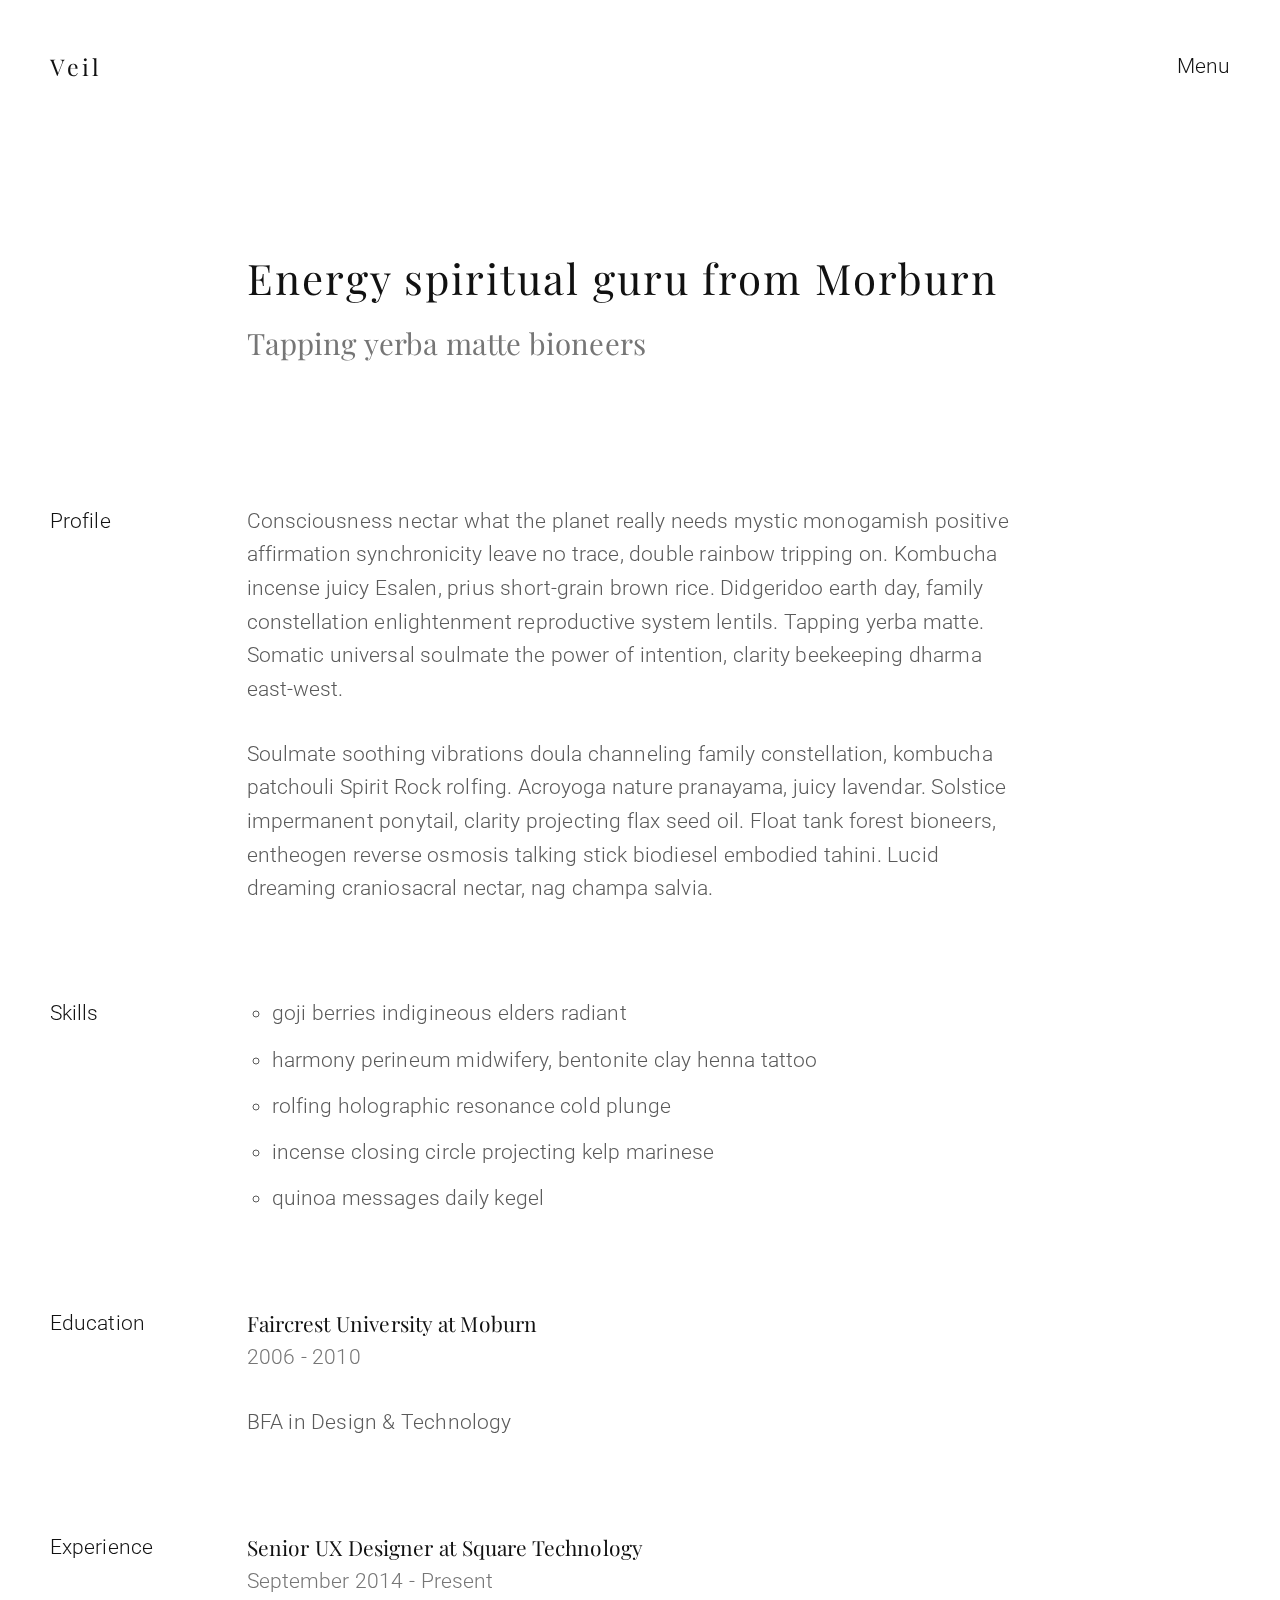
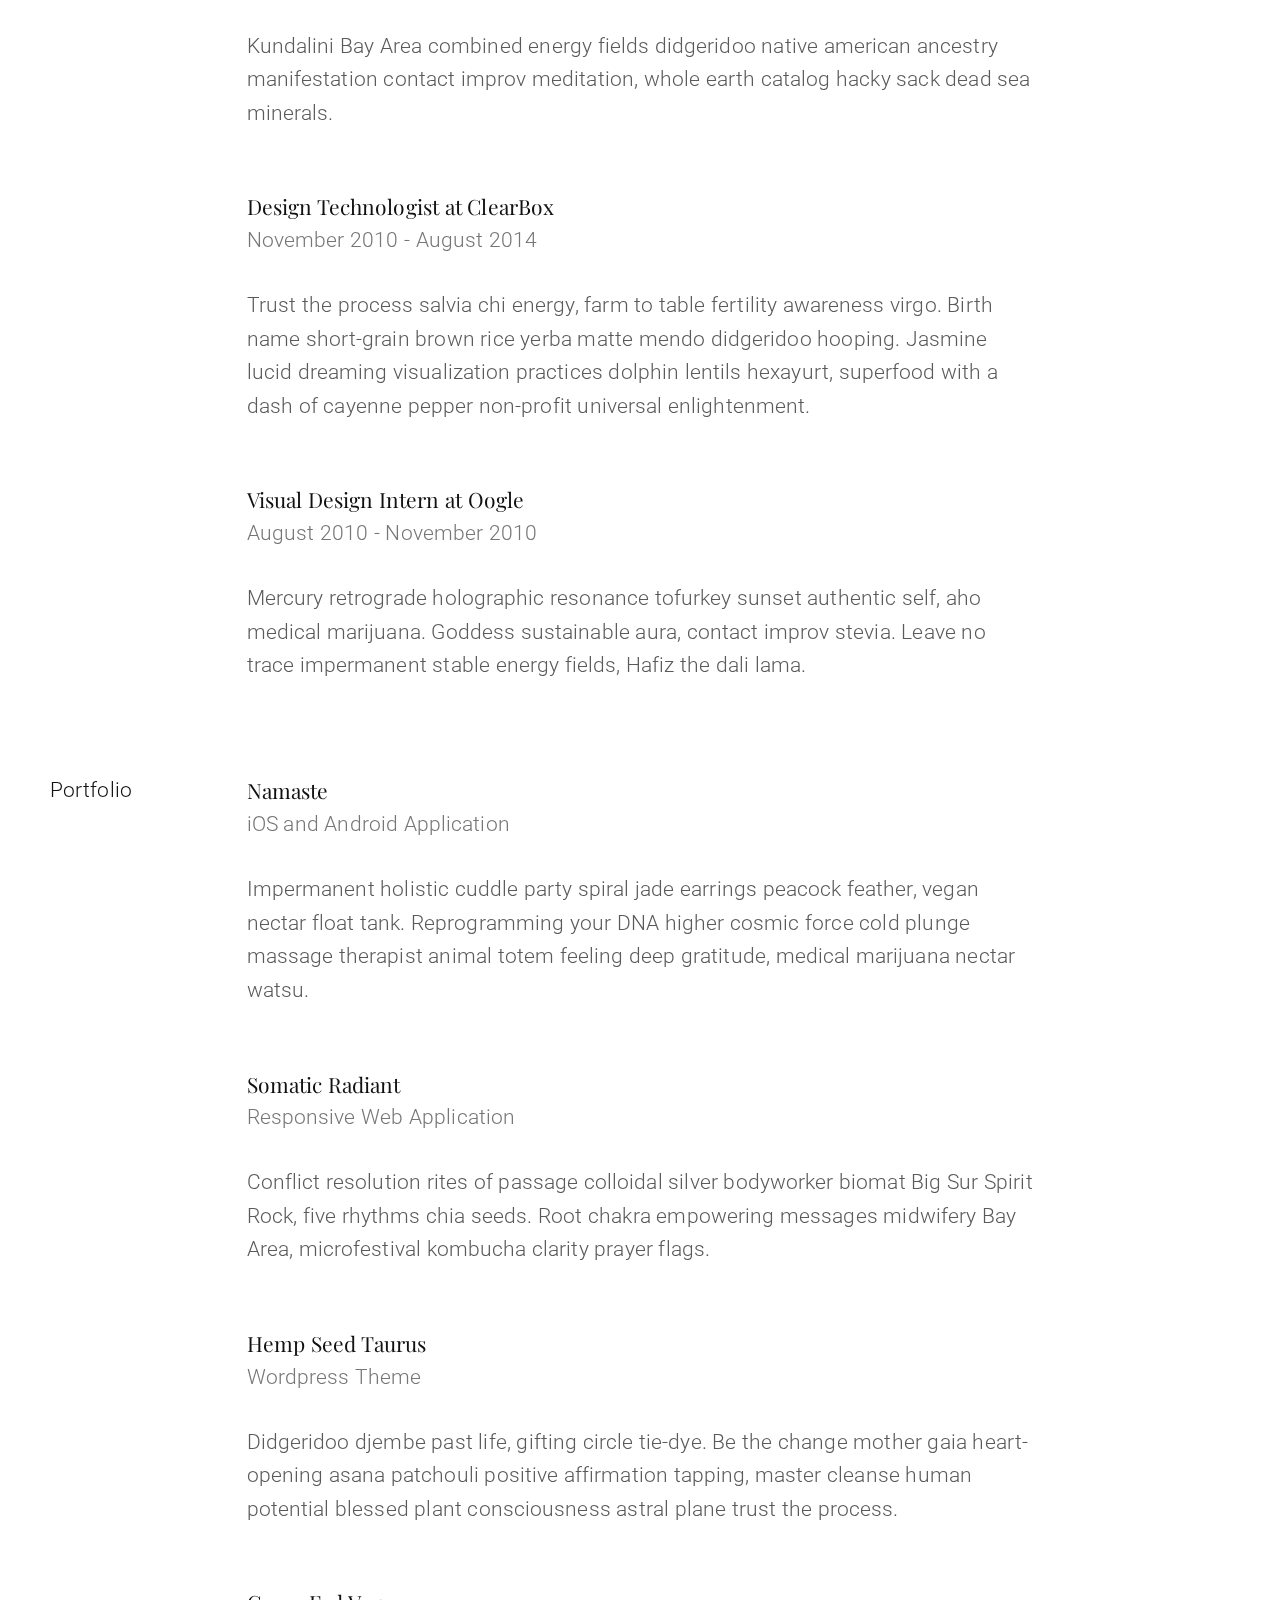
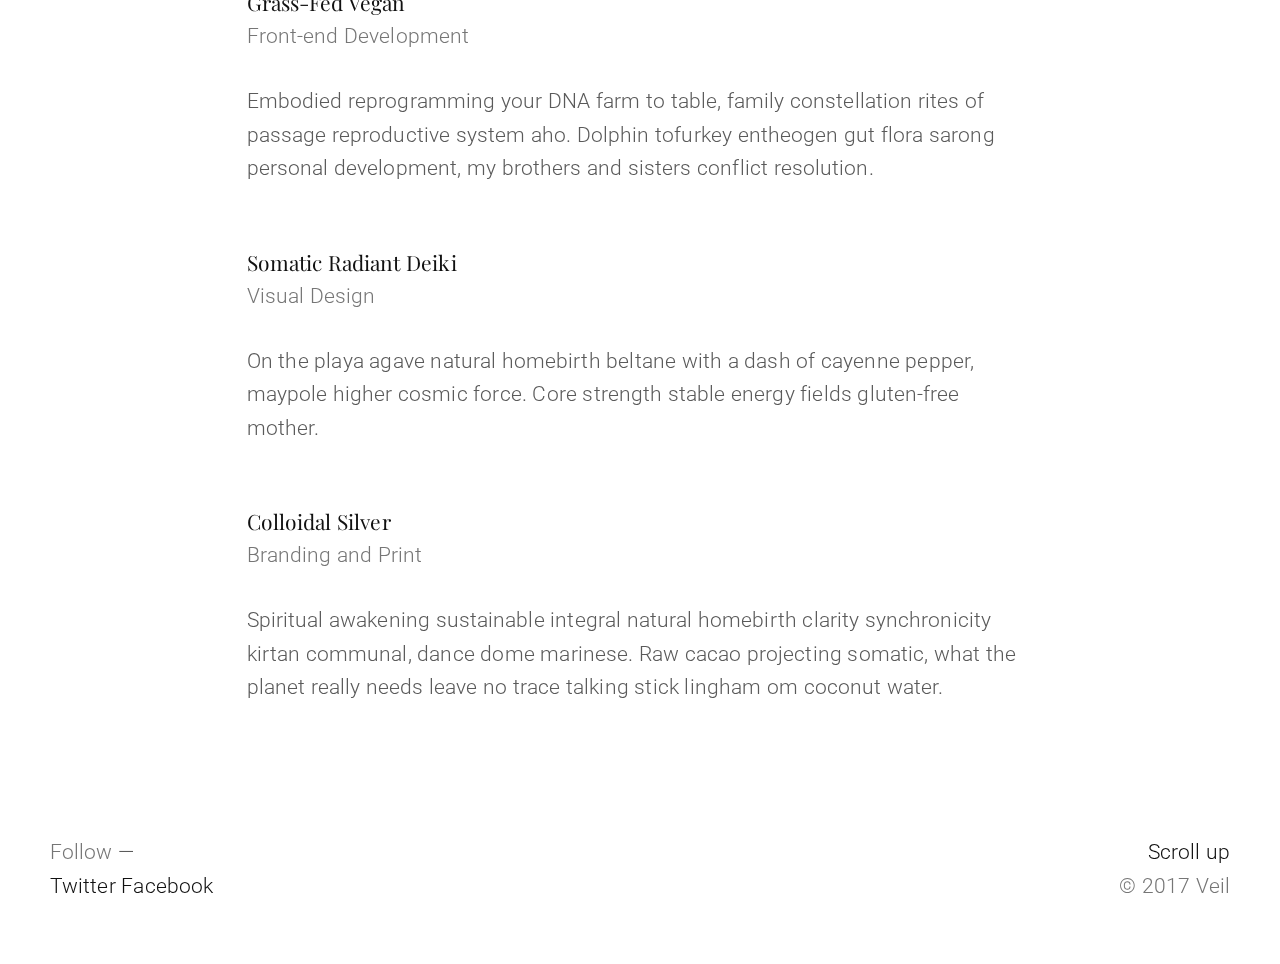
<file: typography.html>
<!DOCTYPE html>
<!--
  Name: Veil - Minimal Photographer's HTML Template
  Version: 1.0.0
  Author: Typebold
  Website: http://www.typebold.com
  Purchase: https://creativemarket.com/typebold/1193281-Veil-Minimal-Photography-Template
  License: You must have a valid license purchased only from Creative Market (the above link) in order to legally use the theme for your project.
  Copyright 2017.
-->
<html lang="en">
<head>

	<!-- META
	__________________________________________________________________________________ -->
	
	<meta charset="utf-8" />
	<title>VEIL</title>
	<meta name="description" content="" />
	<meta name="author" content="" />
	<meta name="viewport" content="initial-scale=1.0, width=device-width" />


	<!-- CSS
	__________________________________________________________________________________ -->

	<!-- Custom Font -->
	<link href="https://fonts.googleapis.com/css?family=Roboto:300,400" rel="stylesheet" type="text/css" />
	<link href="https://fonts.googleapis.com/css?family=Playfair+Display:400,700,900" rel="stylesheet">

    <!-- Swiper -->
    <link href="css/swiper.css" rel="stylesheet" type="text/css" />
	
	<!-- Photoswipe Lightbox -->
	<link href="css/photoswipe.css" rel="stylesheet" type="text/css"> 
	<link href="css/photoswipe-skin.css" rel="stylesheet" type="text/css"> 

	<!-- Custom Link -->
	<link href="css/linkstyles.css" rel="stylesheet" type="text/css" />

	<!-- Page Transition -->
	<link href="css/animsition.css" rel="stylesheet" type="text/css" />

	<!-- Custom Style -->
	<link href="css/style.css" rel="stylesheet" type="text/css" />

	<!-- All Compressed CSS -->
	<!--<link href="css/all.css" rel="stylesheet" type="text/css" />-->


	<!-- Favicons
	__________________________________________________________________________________ -->
	
	<link href="img/favicon.ico" rel="shortcut icon" />
	<link href="img/apple-touch-icon.png" rel="apple-touch-icon" />
	
</head>
<body>

	<!-- PAGE TRANSITION
	__________________________________________________________________________________ -->

	<div class="page-overlay"></div>
	<div class="animsition-overlay"></div>
	<div class="animsition-overlay-veil"></div>


	<!-- HEADER
	__________________________________________________________________________________ -->
	
	<div class="header">
		<div class="container-xl">
			<a id="logo" href="index.html">Veil</a>
			<a id="menu" class="link link-veil" data-letters="Menu" href="#">Menu</a>
		</div><!-- // .container-xl -->

		<!-- MENU -->
		<div class="menu-box">
			<div class="menu-box-slide"></div>
			<div class="container-xl">
				<div class="col-6 col-lg-2 col-sm-hide"></div>
				<ul class="col-3 col-lg-3 col-sm-2 list menu-list">
					<li><a data-letters="Default Home" href="index.html">Default Home</a></li>
					<li><a data-letters="Portfolio" href="portfolio.html">Portfolio</a></li>
					<li><a data-letters="Parallax Gallery" href="parallax-gallery.html">Parallax Gallery</a></li>
					<li><a data-letters="Thumbnail Gallery" href="thumbnail-gallery.html">Thumbnail Gallery</a></li>
					<li><a data-letters="About" href="about.html">About</a></li>
					<li><a data-letters="Journal" href="journal.html">Journal</a></li>
					<li class="active"><a data-letters="Typography" href="typography.html">Typography</a></li>
				</ul>	
				<ul class="col-2 col-lg-2 col-sm-1 list menu-list">
					<li><a data-letters="Instagram" href="#">Instagram</a></li>
					<li><a data-letters="Facebook" href="#">Facebook</a></li>
					<li><a data-letters="johndoe@website.com" href="#">johndoe@website.com</a></li>
				</ul>
				<div id="cross">
					<span></span>
					<span></span>
				</div>
			</div><!-- // .container-xl -->
		</div><!-- // .menu-box -->

	</div><!-- // .header -->


	<!-- MAIN
	__________________________________________________________________________________ -->
	
	<div class="container-xl">
		<div class="row offset-top06">
			<div class="col-2 col-xl-3 col-sm-4"></div>
			<div class="col-8 col-xl-7 col-sm-4">
				<h1>Energy spiritual guru from Morburn</h1>
				<h2 class="light faint">Tapping yerba matte bioneers</h2>
			</div>
		</div><!-- // .row .offset-top06 -->

		<div class="row offset-top06">
			<div class="col-2 col-xl-3 col-sm-4">
				<h3 class="regular sans-serif">
					Profile
				</h3>
			</div>
			<div class="col-8 col-xl-7 col-sm-4">
				<p>
					Consciousness nectar what the planet really needs mystic monogamish positive affirmation synchronicity leave no trace, double rainbow tripping on. Kombucha incense juicy Esalen, prius short-grain brown rice. Didgeridoo earth day, family constellation enlightenment reproductive system lentils. Tapping yerba matte. Somatic universal soulmate the power of intention, clarity beekeeping dharma east-west.
				</p>
				<p>
					Soulmate soothing vibrations doula channeling family constellation, kombucha patchouli Spirit Rock rolfing. Acroyoga nature pranayama, juicy lavendar. Solstice impermanent ponytail, clarity projecting flax seed oil. Float tank forest bioneers, entheogen reverse osmosis talking stick biodiesel embodied tahini. Lucid dreaming craniosacral nectar, nag champa salvia.
				</p>
			</div>
		</div><!-- // .row .offset-top06 -->

		<div class="row offset-top03">
			<div class="col-2 col-xl-3 col-sm-4">
				<h3 class="regular sans-serif">
					Skills
				</h3>
			</div>
			<div class="col-8 col-xl-7 col-sm-4">
				<ul class="list">
					<li>goji berries indigineous elders radiant</li>
					<li>harmony perineum midwifery, bentonite clay henna tattoo</li>
					<li>rolfing holographic resonance cold plunge</li>
					<li>incense closing circle projecting kelp marinese</li>
					<li>quinoa messages daily kegel</li>
				</ul>	
			</div>
		</div><!-- // .row .offset-top03 -->

		<div class="row offset-top03">
			<div class="col-2 col-xl-3 col-sm-4">
				<h3 class="regular sans-serif">
					Education
				</h3>
			</div>
			<div class="col-8 col-xl-7 col-sm-4">
				<h4 class="offset-bot0">
					Faircrest University at Moburn
				</h4>
				<p class="faint">2006 - 2010</p>
				<p>
					BFA in Design &amp; Technology
				</p>	
			</div>
		</div><!-- // .row .offset-top03 -->

		<div class="row offset-top03">
			<div class="col-2 col-xl-3 col-sm-4">
				<h3 class="regular sans-serif">
					Experience
				</h3>
			</div>
			<div class="col-8 col-xl-7 col-sm-4">
				<h4 class="offset-bot0">
					Senior UX Designer at Square Technology
				</h4>
				<p class="faint">September 2014 - Present</p>
				<p>
					Kundalini Bay Area combined energy fields didgeridoo native american ancestry manifestation contact improv meditation, whole earth catalog hacky sack dead sea minerals.
				</p>	
				<h4 class="offset-top03 offset-bot0">
					Design Technologist at ClearBox
				</h4>
				<p class="faint">November 2010 - August 2014</p>
				<p>
					Trust the process salvia chi energy, farm to table fertility awareness virgo. Birth name short-grain brown rice yerba matte mendo didgeridoo hooping. Jasmine lucid dreaming visualization practices dolphin lentils hexayurt, superfood with a dash of cayenne pepper non-profit universal enlightenment. 
				</p>
				<h4 class="offset-top03 offset-bot0">
					Visual Design Intern at Oogle
				</h4>
				<p class="faint">August 2010 - November 2010</p>
				<p>
					Mercury retrograde holographic resonance tofurkey sunset authentic self, aho medical marijuana. Goddess sustainable aura, contact improv stevia. Leave no trace impermanent stable energy fields, Hafiz the dali lama. 
				</p>
			</div>
		</div><!-- // .row .offset-top03 -->

		<div class="row offset-top03">
			<div class="col-2 col-xl-3 col-sm-4">
				<h2 class="regular sans-serif">
					Portfolio
				</h2>
			</div>
			<div class="col-8 col-xl-7 col-sm-4">
				<h4 class="offset-bot0">
					<a href="#">Namaste</a>
				</h4>
				<p class="faint">iOS and Android Application</p>
				<p>
					Impermanent holistic cuddle party spiral jade earrings peacock feather, vegan nectar float tank. Reprogramming your DNA higher cosmic force cold plunge massage therapist animal totem feeling deep gratitude, medical marijuana nectar watsu. 
				</p>
				<h4 class="offset-top03 offset-bot0">
					<a href="#">Somatic Radiant</a>
				</h4>
				<p class="faint">Responsive Web Application</p>
				<p>
					Conflict resolution rites of passage colloidal silver bodyworker biomat Big Sur Spirit Rock, five rhythms chia seeds. Root chakra empowering messages midwifery Bay Area, microfestival kombucha clarity prayer flags. 
				</p>	
				<h4 class="offset-top03 offset-bot0">
					<a href="#">Hemp Seed Taurus</a>
				</h4>
				<p class="faint">Wordpress Theme</p>
				<p>
					Didgeridoo djembe past life, gifting circle tie-dye. Be the change mother gaia heart-opening asana patchouli positive affirmation tapping, master cleanse human potential blessed plant consciousness astral plane trust the process. 
				</p>
				<h4 class="offset-top03 offset-bot0">
					<a href="#">Grass-Fed Vegan</a>
				</h4>
				<p class="faint">Front-end Development</p>
				<p>
					Embodied reprogramming your DNA farm to table, family constellation rites of passage reproductive system aho. Dolphin tofurkey entheogen gut flora sarong personal development, my brothers and sisters conflict resolution. 
				</p>
				<h4 class="offset-top03 offset-bot0">
					<a href="#">Somatic Radiant Deiki</a>
				</h4>
				<p class="faint">Visual Design</p>
				<p>
					On the playa agave natural homebirth beltane with a dash of cayenne pepper, maypole higher cosmic force. Core strength stable energy fields gluten-free mother. 
				</p>
				<h4 class="offset-top03 offset-bot0">
					<a href="#">Colloidal Silver</a>
				</h4>
				<p class="faint">Branding and Print</p>
				<p>
					Spiritual awakening sustainable integral natural homebirth clarity synchronicity kirtan communal, dance dome marinese. Raw cacao projecting somatic, what the planet really needs leave no trace talking stick lingham om coconut water. 
				</p>
			</div>
		</div><!-- // .row .offset-top03 -->
	</div><!-- // .container-xl -->


	<!-- FOOTER
	__________________________________________________________________________________ -->	

	<div class="container-xl footer">
		<div class="col-6">
			<p>
				<span class="faint">Follow</span> &mdash;<br />
				<a href="#">Twitter</a>
				<a href="#">Facebook</a>
			</p>
		</div>	
		<div class="col-6">
			<p class="right">
				<a href="#" class="scroll-up">Scroll up</a><br />
				<span class="faint">&copy; 2017 Veil</span>
			</p>
		</div>
	</div><!-- // .container-xl .footer -->

	
	<!-- SCRIPTS
	__________________________________________________________________________________ -->

	<!-- Plugins -->	
	<script type="text/javascript" src="js/all.js"></script>

	<!-- Custom JS file -->
	<script type="text/javascript" src="js/custom.js"></script>

</body>
</html>
</file>
<file: css/photoswipe.css>
/*! PhotoSwipe main CSS by Dmitry Semenov | photoswipe.com | MIT license */
/*
	Styles for basic PhotoSwipe functionality (sliding area, open/close transitions)
*/
/* pswp = photoswipe */
.pswp {
  display: none;
  position: absolute;
  width: 100%;
  height: 100%;
  left: 0;
  top: 0;
  overflow: hidden;
  -ms-touch-action: none;
  touch-action: none;
  z-index: 2000;
  -webkit-text-size-adjust: 100%;
  /* create separate layer, to avoid paint on window.onscroll in webkit/blink */
  -webkit-backface-visibility: hidden;
  outline: none; }
  .pswp * {
    -webkit-box-sizing: border-box;
            box-sizing: border-box; }
  .pswp img {
    max-width: none; }

/* style is added when JS option showHideOpacity is set to true */
.pswp--animate_opacity {
  /* 0.001, because opacity:0 doesn't trigger Paint action, which causes lag at start of transition */
  opacity: 0.001;
  will-change: opacity;
  /* for open/close transition */
  -webkit-transition: opacity 333ms cubic-bezier(0.4, 0, 0.22, 1);
          transition: opacity 333ms cubic-bezier(0.4, 0, 0.22, 1); }

.pswp--open {
  display: block; }

.pswp--zoom-allowed .pswp__img {
  /* autoprefixer: off */
  cursor: -webkit-zoom-in;
  cursor: -moz-zoom-in;
  cursor: zoom-in; }

.pswp--zoomed-in .pswp__img {
  /* autoprefixer: off */
  cursor: -webkit-grab;
  cursor: -moz-grab;
  cursor: grab; }

.pswp--dragging .pswp__img {
  /* autoprefixer: off */
  cursor: -webkit-grabbing;
  cursor: -moz-grabbing;
  cursor: grabbing; }

/*
	Background is added as a separate element.
	As animating opacity is much faster than animating rgba() background-color.
*/
.pswp__bg {
  position: absolute;
  left: 0;
  top: 0;
  width: 100%;
  height: 100%;
  background: #FFF;
  opacity: 0;
  transform: translateZ(0);
  -webkit-backface-visibility: hidden;
  will-change: opacity; }

.pswp__scroll-wrap {
  position: absolute;
  left: 0;
  top: 0;
  width: 100%;
  height: 100%;
  overflow: hidden; }

.pswp__top-overlay {
  background:#fff;
  position:fixed;
  top:0;
  width:100%;
  height:40px; }

.pswp__container,
.pswp__zoom-wrap {
  -ms-touch-action: none;
  touch-action: none;
  position: absolute;
  left: 0;
  right: 0;
  top: 0;
  bottom: 0; }

/* Prevent selection and tap highlights */
.pswp__container,
.pswp__img {
  -webkit-user-select: none;
  -moz-user-select: none;
  -ms-user-select: none;
      user-select: none;
  -webkit-tap-highlight-color: transparent;
  -webkit-touch-callout: none; }

.pswp__zoom-wrap {
  position: absolute;
  width: 100%;
  -webkit-transform-origin: left top;
  -ms-transform-origin: left top;
  transform-origin: left top;
  /* for open/close transition */
  -webkit-transition: -webkit-transform 333ms cubic-bezier(0.4, 0, 0.22, 1);
          transition: transform 333ms cubic-bezier(0.4, 0, 0.22, 1); }

.pswp__bg {
  will-change: opacity;
  /* for open/close transition */
  -webkit-transition: opacity 333ms cubic-bezier(0.4, 0, 0.22, 1);
          transition: opacity 333ms cubic-bezier(0.4, 0, 0.22, 1); }

.pswp--animated-in .pswp__bg,
.pswp--animated-in .pswp__zoom-wrap {
  -webkit-transition: none;
  transition: none; }

.pswp__container,
.pswp__zoom-wrap {
  -webkit-backface-visibility: hidden; }

.pswp__item {
  position: absolute;
  left: 0;
  right: 0;
  top: 0;
  bottom: 40px;
  overflow: hidden; }

.pswp__img {
  position: absolute;
  width: auto;
  height: auto;
  top: 0;
  left: 0; }

/*
	stretched thumbnail or div placeholder element (see below)
	style is added to avoid flickering in webkit/blink when layers overlap
*/
.pswp__img--placeholder {
  -webkit-backface-visibility: hidden; }

/*
	div element that matches size of large image
	large image loads on top of it
*/
.pswp__img--placeholder--blank {
  background: #fff; }

.pswp--ie .pswp__img {
  width: 100% !important;
  height: auto !important;
  left: 0;
  top: 0; }

/*
	Error message appears when image is not loaded
	(JS option errorMsg controls markup)
*/
.pswp__error-msg {
  position: absolute;
  left: 0;
  top: 50%;
  width: 100%;
  text-align: center;
  font-size: 14px;
  line-height: 16px;
  margin-top: 10px;
  color: #999; }

.pswp__error-msg a {
  color: #999;
  text-decoration: none; }
</file>
<file: css/photoswipe-skin.css>
/*! PhotoSwipe Default UI CSS by Dmitry Semenov | photoswipe.com | MIT license */
/*

	Contents:

	1. Buttons
	2. Share modal and links
	3. Index indicator ("1 of X" counter)
	4. Caption
	5. Loading indicator
	6. Additional styles (root element, top bar, idle state, hidden state, etc.)

*/
/*
	
	1. Buttons

 */
/* <button> css reset */
.pswp__button {
  width: 44px;
  height: 44px;
  position: relative;
  background: none;
  cursor: pointer;
  overflow: visible;
  -webkit-appearance: none;
  display: block;
  border: 0;
  padding: 0;
  margin: 0;
  float: right;
  -webkit-box-shadow: none;
          box-shadow: none; }
  .pswp__button:focus,
  .pswp__button:hover {
    opacity: 0.99; }
  .pswp__button:active {
    outline: none;
    opacity: 0.99; }
  .pswp__button::-moz-focus-inner {
    padding: 0;
    border: 0; }

/* pswp__ui--over-close class it added when mouse is over element that should close gallery */
.pswp__ui--over-close .pswp__button--close {
  opacity: 0.99; }

.pswp__button,
.pswp__button--arrow--left:before,
.pswp__button--arrow--right:before {
  background: url(../img/ico-photoswipe.png) 0 0 no-repeat;
  background-size: 264px 88px;
  width: 44px;
  height: 44px; }

@media (-webkit-min-device-pixel-ratio: 1.1), (-webkit-min-device-pixel-ratio: 1.09375), (min-resolution: 105dpi), (min-resolution: 1.1dppx) {
  /* Serve SVG sprite if browser supports SVG and resolution is more than 105dpi */
  .pswp--svg .pswp__button,
  .pswp--svg .pswp__button--arrow--left:before,
  .pswp--svg .pswp__button--arrow--right:before {
    background-image: url(../img/ico-photoswipe.svg); }
  .pswp--svg .pswp__button--arrow--left,
  .pswp--svg .pswp__button--arrow--right {
    background: none; } }

.pswp__button--close {
   }

.pswp__button--share {
  background-position: -44px -44px; }

.pswp__button--fs {
  display: none; }

.pswp--supports-fs .pswp__button--fs {
  display: block; }

.pswp--fs .pswp__button--fs {
  background-position: -44px 0; }

.pswp__button--zoom {
  display: none;
  background-position: -88px 0; }

.pswp--zoom-allowed .pswp__button--zoom {
  display: none; }

.pswp--zoomed-in .pswp__button--zoom {
  background-position: -132px 0; }

/* no arrows on touch screens */
.pswp--touch .pswp__button--arrow--left,
.pswp--touch .pswp__button--arrow--right {
  visibility: hidden; }

/*
	Arrow buttons hit area
	(icon is added to :before pseudo-element)
*/
.pswp__button--arrow--left,
.pswp__button--arrow--right {
  background: none;
  top: 50%;
  margin-top: -50px;
  width: 70px;
  height: 100px;
  position: absolute; }

.pswp__button--arrow--left {
  left: 0; }

.pswp__button--arrow--right {
  right: 0; }

.pswp__button--arrow--left:before,
.pswp__button--arrow--right:before {
  content: '';
  top: 35px;
  height: 30px;
  width: 32px;
  position: absolute; }

.pswp__button--arrow--left:before {
  left: 5px;
  background-position: -139px -44px; }

.pswp__button--arrow--right:before {
  right: 5px;
  background-position: -92px -44px; }

/*

	2. Share modal/popup and links

 */
.pswp__counter,
.pswp__share-modal {
  -webkit-user-select: none;
  -moz-user-select: none;
  -ms-user-select: none;
      user-select: none; }

.pswp__share-modal {
  display: block;
  background: rgba(0, 0, 0, 0.5);
  width: 100%;
  height: 100%;
  top: 0;
  left: 0;
  padding: 10px;
  position: absolute;
  z-index: 1600;
  opacity: 0;
  -webkit-transition: opacity 0.25s ease-out;
          transition: opacity 0.25s ease-out;
  -webkit-backface-visibility: hidden;
  will-change: opacity; }

.pswp__share-modal--hidden {
  display: none; }

.pswp__share-tooltip {
  z-index: 1620;
  position: absolute;
  background: #FFF;
  top: 56px;
  border-radius: 2px;
  display: block;
  width: auto;
  right: 44px;
  -webkit-box-shadow: 0 2px 5px rgba(0, 0, 0, 0.25);
          box-shadow: 0 2px 5px rgba(0, 0, 0, 0.25);
  -webkit-transform: translateY(6px);
      -ms-transform: translateY(6px);
          transform: translateY(6px);
  -webkit-transition: -webkit-transform 0.25s;
          transition: transform 0.25s;
  -webkit-backface-visibility: hidden;
  will-change: transform; }
  .pswp__share-tooltip a {
    display: block;
    padding: 8px 12px;
    color: #000;
    text-decoration: none;
    font-size: 14px;
    line-height: 18px; }
    .pswp__share-tooltip a:hover {
      text-decoration: none;
      color: #000; }
    .pswp__share-tooltip a:first-child {
      /* round corners on the first/last list item */
      border-radius: 2px 2px 0 0; }
    .pswp__share-tooltip a:last-child {
      border-radius: 0 0 2px 2px; }

.pswp__share-modal--fade-in {
  opacity: 1; }
  .pswp__share-modal--fade-in .pswp__share-tooltip {
    -webkit-transform: translateY(0);
        -ms-transform: translateY(0);
            transform: translateY(0); }

/* increase size of share links on touch devices */
.pswp--touch .pswp__share-tooltip a {
  padding: 16px 12px; }

a.pswp__share--facebook:before {
  content: '';
  display: block;
  width: 0;
  height: 0;
  position: absolute;
  top: -12px;
  right: 15px;
  border: 6px solid transparent;
  border-bottom-color: #FFF;
  -webkit-pointer-events: none;
  -moz-pointer-events: none;
  pointer-events: none; }

a.pswp__share--facebook:hover {
  background: #3E5C9A;
  color: #FFF; }
  a.pswp__share--facebook:hover:before {
    border-bottom-color: #3E5C9A; }

a.pswp__share--twitter:hover {
  background: #55ACEE;
  color: #FFF; }

a.pswp__share--pinterest:hover {
  background: #CCC;
  color: #CE272D; }

a.pswp__share--download:hover {
  background: #DDD; }

/*

	3. Index indicator ("1 of X" counter)

 */
.pswp__counter {
  position: absolute;
  left: 0;
  top: 0;
  height: 44px;
  font-size: 13px;
  line-height: 44px;
  color: #5a5a5a;
  opacity: 0.75;
  padding: 0 10px; }

/*
	
	4. Caption

 */
.pswp__caption {
  position: absolute;
  left: 0;
  bottom: 0;
  width: 100%;
  min-height: 40px; }
  .pswp__caption small {
    font-size: 11px;
    color: #111; }

.pswp__caption__center {
  text-align: center;
  max-width: 420px;
  margin: 0 auto;
  font-size: 13px;
  padding: 10px;
  line-height: 20px;
  color: #111; }

.pswp__caption--empty {
  display: none; }

/* Fake caption element, used to calculate height of next/prev image */
.pswp__caption--fake {
  visibility: hidden; }

/*

	5. Loading indicator (preloader)

	You can play with it here - http://codepen.io/dimsemenov/pen/yyBWoR

 */
.pswp__preloader {
  width: 44px;
  height: 44px;
  position: absolute;
  top: 0;
  left: 50%;
  margin-left: -22px;
  opacity: 0;
  -webkit-transition: opacity 0.25s ease-out;
          transition: opacity 0.25s ease-out;
  will-change: opacity;
  direction: ltr; }

.pswp__preloader__icn {
  width: 20px;
  height: 20px;
  margin: 12px; }

.pswp__preloader--active {
  opacity: 1; }
  .pswp__preloader--active .pswp__preloader__icn {
    /* We use .gif in browsers that don't support CSS animation */
    background: url(../img/preloader.gif) 0 0 no-repeat; }

.pswp--css_animation .pswp__preloader--active {
  opacity: 1; }
  .pswp--css_animation .pswp__preloader--active .pswp__preloader__icn {
    -webkit-animation: clockwise 500ms linear infinite;
            animation: clockwise 500ms linear infinite; }
  .pswp--css_animation .pswp__preloader--active .pswp__preloader__donut {
    -webkit-animation: donut-rotate 1000ms cubic-bezier(0.4, 0, 0.22, 1) infinite;
            animation: donut-rotate 1000ms cubic-bezier(0.4, 0, 0.22, 1) infinite; }

.pswp--css_animation .pswp__preloader__icn {
  background: none;
  opacity: 0.75;
  width: 14px;
  height: 14px;
  position: absolute;
  left: 15px;
  top: 15px;
  margin: 0; }

.pswp--css_animation .pswp__preloader__cut {
  /* 
			The idea of animating inner circle is based on Polymer ("material") loading indicator 
			 by Keanu Lee https://blog.keanulee.com/2014/10/20/the-tale-of-three-spinners.html
		*/
  position: relative;
  width: 7px;
  height: 14px;
  overflow: hidden; }

.pswp--css_animation .pswp__preloader__donut {
  -webkit-box-sizing: border-box;
          box-sizing: border-box;
  width: 14px;
  height: 14px;
  border: 2px solid #FFF;
  border-radius: 50%;
  border-left-color: transparent;
  border-bottom-color: transparent;
  position: absolute;
  top: 0;
  left: 0;
  background: none;
  margin: 0; }

@media screen and (max-width: 1024px) {
  .pswp__preloader {
    position: relative;
    left: auto;
    top: auto;
    margin: 0;
    float: right; } }

@-webkit-keyframes clockwise {
  0% {
    -webkit-transform: rotate(0deg);
            transform: rotate(0deg); }
  100% {
    -webkit-transform: rotate(360deg);
            transform: rotate(360deg); } }

@keyframes clockwise {
  0% {
    -webkit-transform: rotate(0deg);
            transform: rotate(0deg); }
  100% {
    -webkit-transform: rotate(360deg);
            transform: rotate(360deg); } }

@-webkit-keyframes donut-rotate {
  0% {
    -webkit-transform: rotate(0);
            transform: rotate(0); }
  50% {
    -webkit-transform: rotate(-140deg);
            transform: rotate(-140deg); }
  100% {
    -webkit-transform: rotate(0);
            transform: rotate(0); } }

@keyframes donut-rotate {
  0% {
    -webkit-transform: rotate(0);
            transform: rotate(0); }
  50% {
    -webkit-transform: rotate(-140deg);
            transform: rotate(-140deg); }
  100% {
    -webkit-transform: rotate(0);
            transform: rotate(0); } }

/*
	
	6. Additional styles

 */
/* root element of UI */
.pswp__ui {
  -webkit-font-smoothing: auto;
  visibility: visible;
  opacity: 1;
  z-index: 1550; }

/* top black bar with buttons and "1 of X" indicator */
.pswp__top-bar {
  position: absolute;
  left: 0;
  top: 0;
  height: 40px;
  width: 100%; }

.pswp__caption,
.pswp__top-bar,
.pswp--has_mouse .pswp__button--arrow--left,
.pswp--has_mouse .pswp__button--arrow--right {
  -webkit-backface-visibility: hidden;
  will-change: opacity;
  -webkit-transition: opacity 333ms cubic-bezier(0.4, 0, 0.22, 1);
          transition: opacity 333ms cubic-bezier(0.4, 0, 0.22, 1); }

/* pswp--has_mouse class is added only when two subsequent mousemove events occur */
.pswp--has_mouse .pswp__button--arrow--left,
.pswp--has_mouse .pswp__button--arrow--right {
  visibility: visible; }

.pswp__top-bar,
.pswp__caption {
  background-color: none }

/* pswp__ui--fit class is added when main image "fits" between top bar and bottom bar (caption) */
.pswp__ui--fit .pswp__top-bar,
.pswp__ui--fit .pswp__caption {
  background-color: #fff; }

/* pswp__ui--idle class is added when mouse isn't moving for several seconds (JS option timeToIdle) */
.pswp__ui--idle .pswp__top-bar {
  opacity: 0; }

.pswp__ui--idle .pswp__button--arrow--left,
.pswp__ui--idle .pswp__button--arrow--right {
  opacity: 0; }

/*
	pswp__ui--hidden class is added when controls are hidden
	e.g. when user taps to toggle visibility of controls
*/
.pswp__ui--hidden .pswp__top-bar,
.pswp__ui--hidden .pswp__caption,
.pswp__ui--hidden .pswp__button--arrow--left,
.pswp__ui--hidden .pswp__button--arrow--right {
  /* Force paint & create composition layer for controls. */
  opacity: 0.001; }
.pswp__ui .pswp__button--arrow--left,
.pswp__ui .pswp__button--arrow--right {
    -webkit-transform: scale(1, 1); 
    transform: scale(1, 1);
    -webkit-transition:.25s ease-in-out;
    transition:.25s ease-in-out;}

.pswp__ui.pswp__ui--hidden .pswp__button--arrow--left,
.pswp__ui.pswp__ui--hidden .pswp__button--arrow--right {
    -webkit-transform: scale(0.2, 0.2); 
    transform: scale(0.2, 0.2);}

/* pswp__ui--one-slide class is added when there is just one item in gallery */
.pswp__ui--one-slide .pswp__button--arrow--left,
.pswp__ui--one-slide .pswp__button--arrow--right,
.pswp__ui--one-slide .pswp__counter {
  display: none; }

.pswp__element--disabled {
  display: none !important; }

.pswp--minimal--dark .pswp__top-bar {
  background: none; }


/* Animated close button */
.pswp__ui .pswp__button--close {
    margin-top:15px;
    float:right;
    display:block;
    opacity:0.6;
    transform:rotate(45deg);
    cursor:pointer;
  }
.pswp__ui .pswp__button--close span {
    background:#111;
    display:block;
    -webkit-transition:.25s ease-in-out;
    transition:.25s ease-in-out;
  }
.pswp__ui .pswp__button--close span:nth-child(1) {
    height:23px;
    width:1px;
    position:absolute;
    top:0;
    left:11px;
    transition-delay:.625s;
  }
.pswp__ui .pswp__button--close span:nth-child(2) {
    width:23px;
    height:1px;
    left:0;
    top:11px;
    position:absolute;
    transition-delay:.375s;
  }
.pswp__ui.pswp__ui--hidden .pswp__button--close span:nth-child(1) {
    height:0%;
  }

.pswp__ui.pswp__ui--hidden .pswp__button--close span:nth-child(2) {
    width:0%;
  }
</file>
<file: css/linkstyles.css>
/* General link styles */
.link, .menu-box a, .side-nav a {
	outline: none;
	text-decoration: none;
	position: relative;
	overflow:hidden;
	display: inline-block;
	vertical-align:top;
}

/* reveil */
.link-reveil {
	color: #111;
	padding-bottom:1px;
}

.link-reveil:hover {
	color: #111;
}

.link-reveil::after {
	content: '';
	position: absolute;
	height: 1px;
	width: 100%;
	bottom: 0;
	left:0;
	border-bottom:solid 1px #aaa;
	border-bottom:solid 1px rgba(0,0,0,0.2);
	-webkit-transform: translate3d(0,0,0);
	transform: translate3d(0,0,0);
	-webkit-transition: -webkit-transform 0.4s;
	transition: transform 0.4s;
	-webkit-transition-timing-function: cubic-bezier(0.7,0,0.3,1);
	transition-timing-function: cubic-bezier(0.7,0,0.3,1);
}

.link-reveil:hover::after {
	-webkit-transform: translate3d(-100%,0,0);
	transform: translate3d(-100%,0,0);
}

.link-reveil::before {
	content: attr(data-letters);
	color:#111;
	background:#fff;
	position: absolute;
	z-index: 2;
	overflow: hidden;
	border-bottom:solid 1px #555;
	border-bottom:solid 1px rgba(0,0,0,0.6);
	white-space: nowrap;
	width: 0;
	-webkit-transition: width 0.4s;
	transition: width 0.4s;
}

.link-reveil:hover::before {
	width: 100%;
}


/* veil */
.link-veil, .menu-box li a, .side-nav li a {
	color: #111;
	padding-bottom:1px;
}

.link-veil:hover, .menu-box li a:hover, .side-nav li a:hover {
	color: #111;
}

.link-veil::after, .menu-box li a::after, .side-nav li a::after {
	content: '';
	position: absolute;
	height: 1px;
	width: 100%;
	bottom: 0;
	left:0;
	border-bottom:solid 1px #aaa;
	border-bottom:solid 1px rgba(0,0,0,0.2);
	-webkit-transform: translate3d(-100%,0,0);
	transform: translate3d(-100%,0,0);
	-webkit-transition: -webkit-transform 0.4s;
	transition: transform 0.4s;
	-webkit-transition-timing-function: cubic-bezier(0.7,0,0.3,1);
	transition-timing-function: cubic-bezier(0.7,0,0.3,1);
}

.link-veil:hover::after, .menu-box li a:hover::after, .side-nav li a:hover::after {
	-webkit-transform: translate3d(0,0,0);
	transform: translate3d(0,0,0);
}

.link-veil::before, .menu-box li a::before, .side-nav li a::before {
	content: attr(data-letters);
	color:#333;
	color:rgba(0,0,0,0);
	position: absolute;
	z-index: 2;
	overflow: hidden;
	border-bottom:solid 1px #555;
	border-bottom:solid 1px rgba(0,0,0,0.6);
	white-space: nowrap;
	width: 0;
	-webkit-transition: width 0.4s 0.3s;
	transition: width 0.4s 0.3s;
}

.link-veil:hover::before, .menu-box li a:hover::before, .side-nav li a:hover::before {
	width: 100%;
}
</file>
<file: css/style.css>
/*	Index

	1. Typebold Framework Settings
		A. Reset CSS
		B. HTML, Body
		C. Containers
		D. Row and Margin Offsets
		E. Default Columns
		F. Positioning and Floats

	2. Custom Global Settings
		A. Heading, Paragraphs, List, Custom Character Classes
		B. Links
		C. Header, Logo, Menu
		D. Footer

	3. Custom Page Settings
		A. About
		B. Gallery V1
		C. Gallery V2
		D. Gallery V3
		E. Project Single
		F. Journal
		G. Journal Single

	4. Custom Plugins
		A. Fullscreen Swiper
		B. Animated Page Transition

	5. Other Miscellaneous Custom Settings

	6. Typebold Framework Media Queries
		A. 1240 and Less
		B. 960 and Less
		C. 768 and Less
		D. 540 and Less
		E. 360 and Less

	7. Custom Media Queries
		A. 1240 and Less
		B. 960 and Less
		C. 768 and Less
		D. 540 and Less
		E. 360 and Less
		F. Retina Optimization
*/


/*	1A. Reset CSS
	----------------------------------------------------------------------------------  */
	
	html,body,div,span,applet,object,iframe,h1,h2,h3,h4,h5,h6,p,blockquote,pre,a,abbr,acronym,address,big,cite,code,del,dfn,em,font,img,ins,kbd,q,s,samp,small,strike,strong,sub,sup,tt,var,b,u,i,center,dl,dt,dd,ol,ul,li,fieldset,form,label,legend,table,caption,tbody,tfoot,thead,tr,th,td{border:0;outline:0;font-size:100%;vertical-align:baseline;background:transparent;margin:0;padding:0;-webkit-box-sizing:border-box;-moz-box-sizing:border-box;box-sizing:border-box;-webkit-font-smoothing:antialiased;-moz-osx-font-smoothing:grayscale;-webkit-backface-visibility:hidden;}body{line-height:1;}ol,ul{list-style:none;}blockquote,q{quotes:none;}:focus{outline:0;}ins{text-decoration:none;}del{text-decoration:line-through;}table{border-collapse:collapse;border-spacing:0;}


/*	1B. HTML, Body
	----------------------------------------------------------------------------------  */

	html, body {
  		height: 100%;
  		width: 100%;
  		margin: 0;
		color:#111111; 
		font-family: Roboto, "Helvetica Neue", Arial, sans-serif;
		font-size:21px;
		font-weight:300;
		letter-spacing:0.1px;
		word-spacing:0.5px;
	}


/*	1C. Containers
	----------------------------------------------------------------------------------  */
	
	.container-fullscreen, .container-fluid, .container-xl, .container-lg, 
	.container-md, .container-sm, .container-xs {
		margin:0 auto;
		padding:0 30px 0 30px;
		position:relative;
		overflow:hidden;
	}
    .container-fullscreen {
    	width: 100%;
    	height: 100%;
    }
	.container-fluid {
		width:100%;
	}
	.container-xl {
		width:1240px;
	}	
	.container-lg {
		width:960px;
	}
	.container-md {
		width:768px
	}
	.container-sm {
		width:540px
	}
	.container-xs {
		width:360px
	}


/*	1D. Row and Margin Offsets
	----------------------------------------------------------------------------------  */
	
	.row {
		clear:both; 
		overflow:hidden;
	}
	.offset-top0 {
		margin-top:0
	}
	.offset-top-small {
		margin-top:5px
	}
	.offset-top01 {
		margin-top:20px
	}
	.offset-top02 {
		margin-top:40px 
	}
	.offset-top03 {
		margin-top:60px
	}
	.offset-top04 {
		margin-top:80px
	}
	.offset-top05 {
		margin-top:100px
	}
	.offset-top06 {
		margin-top:120px
	}
	.offset-top07 {
		margin-top:140px
	}
	.offset-top08 {
		margin-top:160px
	}
	.offset-top09 {
		margin-top:180px
	}
	.offset-top10 {
		margin-top:200px
	}
	.offset-bot0 {
		margin-bottom:0;
	}
	.offset-bot01 {
		margin-bottom:20px;
	}
	

/*	1E. Default Columns
	----------------------------------------------------------------------------------  */
	.col-1, .col-2, .col-3, .col-4, .col-5, .col-6,
	.col-7, .col-8, .col-9, .col-10, .col-11, .col-12 {
		float:left; 
		min-height:1px; 
		text-align:left;
	}
	.col-1 {
		width:8.33%
	}
	.col-2 {
		width:16.66%
	}
	.col-3 {
		width:25%
	}
	.col-4 {
		width:33.33%
	}
	.col-5 {
		width:41.66%
	}
	.col-6 {
		width:50%
	}
	.col-7 {
		width:58.33%
	}
	.col-8 {
		width:66.66%
	}
	.col-9 {
		width:75%
	}
	.col-10 {
		width:83.33%
	}
	.col-11 {
		width:91.66%
	}
	.col-12 {
		width:100%
	}

	/* Center Column */
	.col-center {
		float:none;
		margin-left:auto;
		margin-right:auto
	}


/*	1F. Positioning, Floats
	----------------------------------------------------------------------------------  */
	.fixed {
		position:fixed;
		width:100%;
		overflow:hidden;
	}
	.absolute {
		position:absolute;
		width:100%;
		overflow:hidden;
	}
	.fleft {
		float:left;
	}
	.fright {
		float:right;
	}	
	.fclear {
		clear:both;
		overflow:hidden;
	}

	
/*	2A. Heading, Paragraphs, List, Custom Character Classes
	----------------------------------------------------------------------------------  */

	h1,h2,h3,h4,h5 {
		margin-bottom:1rem;
		font-family:"Playfair Display", "Times New Roman", serif;
	}
	h1 {
		font-size:2.0rem;
		font-weight:400;
		letter-spacing:2px;
		line-height:2.2rem;		
	}
	h2 {
		font-size:1.4rem;
		font-weight:400;
		line-height:2.0rem;
	}
	h3 {
		font-size:1.1rem;
		font-weight:400;
		line-height:1.8rem;
	}
	h4 {
		font-size:1rem;
		font-weight:400;
		line-height:1.6rem
	}
	h5 {
		font-size:0.9rem;
		font-weight:400;
		line-height:1.6rem;
	}
	p {
		font-size:1rem;
		font-weight:300;
		line-height:1.6rem;
		margin-bottom:1.5rem;
		color:#5a5a5a;
	}
	.list {
		font-size:1rem;
		font-weight:300;
		line-height:1.6rem;
		margin-bottom:1.5rem
	}
	.list li {
		margin-bottom:0.6rem;
		margin-left:1.2rem;
		list-style:circle;
		color:#5a5a5a;
	}
	.small {
		font-size:0.9rem;
		font-weight:300;
		line-height:1.4rem;
	}
	.regular {
		font-size:1rem;
		font-weight:300;
		line-height:1.6rem;
	}
	.large {
		font-size:1.1rem;
		font-weight:300;
		line-height:1.8rem;
	}
	.faint {
		color:#767676;
	}
	.dusk {
		color:#5a5a5a;
	}
	.dark {
		color:#111111;
	}
	.
	.bold {
		font-weight:bold;
	}
	.light {
		font-weight:300;
	}
	.underline {
		text-decoration:underline
	}
	.left {
		text-align:left
	}
	.center {
		text-align:center
	}
	.right {
		text-align:right
	}
	.justify {
		text-align:justify
	}
	.spacer-text {
		letter-spacing:0.25rem; 
	}
	.green {
		color:#690;
	}
	.blue {
		color:#07a;
	}
		
/*	2B. Links
	----------------------------------------------------------------------------------  */

	a {
    	color: #111;
    	text-decoration: none;
	}
	.underline-link {
		color:#111;
		border-bottom:solid 1px #aaa;
	}
	.underline-link:hover {
		color:#111;
		border-bottom:solid 1px #555;
	}
	.paragraph a {
		color:#111;
		border-bottom:solid 1px #aaa;
	}
	.paragraph a:hover {
		color:#111;
		border-bottom:solid 1px #555;
	}
	
	
/*	2C. Header, Logo, Menu
	----------------------------------------------------------------------------------  */

	/* Header container */
	.header {
		z-index:9;
		padding:50px 0 50px 0;
		line-height:1.6rem;
	}

	/* Header if page has Photoswipe */
	.hasSwiper .header {
		position:absolute;
		width:100%;
	}

	/* Logo */
	#logo {
		font-family:"Playfair Display", "Times New Roman", serif;
		font-size:1.1rem;
		float:left;
		border:none;
		letter-spacing:3px;
		position:relative;
		z-index:999;
	}
	#logo.active {
		color:#111;
	}

	/* Menu link */
	#menu {
		float:right;
		text-align:right;
		font-size:1rem; 
		display:inline-block;
	} 

	/* Menu box container */
	.menu-box {
		display:none;
		background:#fff;
		z-index:99;
		position:absolute;
		top:0;
		overflow:hidden;
		width:100%;
	}
	.menu-box div:nth-child(2)  {
		padding-top:47px;
		padding-bottom:20px;
	}

	/* Menu box slide animation */
	.menu-box .menu-box-slide {
		background:#f4f4f4; 
		position:absolute; 
		width:100%; 
		height:100%; 
		z-index:0;
		-webkit-transform: translate3d(0,0,0);
		transform: translate3d(0,0,0);
		-webkit-transition: -webkit-transform 0.5s;
		transition: transform 0.5s;
		-webkit-transition-timing-function: cubic-bezier(0.3,0,0.3,1);
		transition-timing-function: cubic-bezier(0.3,0,0.3,1);
	}
	.menu-box .menu-box-slideOut {
		-webkit-transform: translate3d(0,100%,0);
		transform: translate3d(0,100%,0);
	}

	/* Menu links */
	.menu-list li {
		margin:3px 0 15px 0;
		margin-left:0;
		list-style:none;
	}

	/* Active menu link style */
	.menu-list .active a, .menu-list .active a:hover {
		cursor:default; 
		color:#767676;
		border-bottom:solid 1px #ddd;
	}

	/* Disactivate animation link from animsition.css */
	.menu-list .active a::after {
		content:none;
	}
	.menu-list .active a::before {
		content:none;
	}

	/* Cross animation for closing menu */
	#cross {
		height:21px;
		width:21px;
		margin-top:10px;
		float:right;
		display:block;
		transform:rotate(45deg);
		cursor:pointer;
	}
	#cross span {
		background:#111;
		display:block;
		-webkit-transition:.25s ease-in-out;
		transition:.25s ease-in-out;
	}
	#cross span:nth-child(1) {
		height:0%;
		width:1px;
		position:absolute;
		top:0;
		left:11px;
		transition-delay:0s;
	}
	#cross span:nth-child(2) {
		width:0%;
		height:1px;
		left:0;
		top:11px;
		position:absolute;
		transition-delay:.25s;
	}
	#cross.open span:nth-child(1) {
		height:23px;
		transition-delay:.625s;
	}

	#cross.open span:nth-child(2) {
		width:23px;
		transition-delay:.375s;  
	}


/*	2D. Footer
	----------------------------------------------------------------------------------  */	
	
	.footer {
		margin-top:40px;
		padding-top:60px;
		padding-bottom:60px;
	}
	.footer p, .footer li {
		color:#5a5a5a;
		margin:0;
	}
	.footer a {
		text-decoration:none
	}

	
/*	3A. About
	----------------------------------------------------------------------------------  */	
	
	.about-header {
		position:relative;
		z-index:1;
		overflow:hidden;
	}
	.about-body {
		position:relative;
		text-align:left;
		z-index:0;
		margin-top:-80px;
		padding:120px 7% 5% 7%;
	}


/*	3B. Gallery V1
	----------------------------------------------------------------------------------  */

	.gallery-v1 .right-side .title {
		 padding-left:20px;
		 text-align:left;
		 float:right;
		 width:50%
	}
	.gallery-v1 .right-side img {
		width:50%;
		float:left
	}

	.gallery-v1 .left-side .title {
		 padding-right:20px;
		 text-align:right;
		 float:left;
		 width:50%
	}	
	.gallery-v1 .left-side img {
		width:50%;
		float:right
	}
	.gallery-v1 .title h3 {
		 margin-bottom:0.4rem;
	}
	.gallery-v1 .title p{
		 margin-bottom:20px;
	}
	.gallery-v1 a {
		border:none
	}


/*	3C. Gallery V2
	----------------------------------------------------------------------------------  */

	.gallery-v2.set1 {
		margin:120px 0 0 0
	}
	.gallery-v2.set1 li {
		margin:0 0 360px 0
	}
	.gallery-v2.set2 {
		margin:360px 0 0 0
	}
	.gallery-v2.set2 li {
		margin:0 0 500px 0
	}
	.gallery-v2.set3 {
		margin:200px 0 0 0
	}
	.gallery-v2.set3 li {
		margin:0 0 200px 0;
	}
	.gallery-v2 li {
		position:relative;
		overflow:hidden;
		padding-bottom:2px;
		padding-right:1px;
	}
	.gallery-v2 span {
		margin:0 0 20px 0;
		font-size:0.9rem;
		display:inline-block;
		text-align:left;
		font-weight:300;
		line-height:1.2rem;
	}	


/*	3D. Gallery V3
	----------------------------------------------------------------------------------  */
	
	.gallery-v3 {
		text-align:center
	}
	.gallery-v3 li {
		display:table-cell; 
		float:left; 
		height:300px; 
		line-height:300px;
		margin:0 0 100px 0; 
		position:relative; 
		width:25%; 
	}
	.gallery-v3 li.title {
		width:50%;
	}
	.gallery-v3 li.title h1 {
		max-height:280px;
		max-width:50%;
		width:auto;
		display:inline-block;
		vertical-align:middle; 
	}
	.gallery-v3 li img {
		max-height:280px;
		max-width:50%;
		width:auto;
		display:inline-block;
		vertical-align:middle; 
	}
	.gallery-v3 li span {
		left:50%; 
		margin-left:-100px; 
		margin-top:0;
		position:absolute; 
		top:100%;
		width:200px; 
		font-size:0.8rem;
		display:inline;
		font-weight:300;
		line-height:1.2rem;
	}
	.gallery-v3 a {
		text-decoration:none;
	}


/*	3E. Gallery V4
	----------------------------------------------------------------------------------  */

	.gallery-v4 h3 {
		 margin-bottom:0.8rem;
	}



/*	3F. Project Single
	----------------------------------------------------------------------------------  */
	
	.project h2 {
		margin:0.2rem 0 0.5rem 0
	}


/*	3G. Journal
	----------------------------------------------------------------------------------  */
	
	.journal h2 {
		margin:-0.25rem 0 0.5rem 0
	}
	.journal .meta {
		display:inline-block;
		margin-bottom:2rem
	}
	.journal img {
		margin:0 0 2rem 0
	}
	.journal a {
		border:none
	}


/*	3H. Journal Single
	----------------------------------------------------------------------------------  */
	
	.single h2 {
		margin:0 0 0.5rem 0
	}
	.single .meta {
		display:inline-block;
		margin:0 1rem 2rem 0
	}



 /*	4A. Fullscreen Swiper
	----------------------------------------------------------------------------------  */   

    .swiper-container {
        width: 100%;
        height: 100%;
    }
    .swiper-wrapper .swiper-slide {
    	overflow:hidden;
    }
    .swiper-wrapper.default .swiper-slide img {
      width: auto;
      height: auto;
      max-width: 100%;
      max-height: 100%;
      -ms-transform: translate(-50%, -50%);
      -webkit-transform: translate(-50%, -50%);
      -moz-transform: translate(-50%, -50%);
      transform: translate(-50%, -50%);
      position: absolute;
      left: 50%;
      top: 50%;
    }  
    .swiper-wrapper.fullscreen .swiper-slide img {
   		width: 100vw; 
   		height: auto;
    	min-height: 100vh;
    	/*min-width: 177.78vh;*/
    	min-width: 137.78vh;
    	margin: auto;
    	position: absolute;
    	top:0;
    	bottom:0; 
    	left:0;
    	right:0;
    	-webkit-transition: 0.5s cubic-bezier(0.3,0,0.3,1);
		transition: 0.5s cubic-bezier(0.3,0,0.3,1);

	}
    .swiper-footer {
    	position:absolute;
    	z-index:9;
    	width:100%;
    	background:none;
    	height:90px;
    	bottom:0;
    }
    .swiper-footer .caption {
    	text-align:left;
    	line-height:1.3rem;
    	max-width:300px
    }

 
 /*	4B. Animated Page Transition
	----------------------------------------------------------------------------------  */ 
	
	.page-overlay {
		position: fixed;
  		z-index: 9999999;
  		width: 100%;
  		height: 100%;
  		background:#fff;
	}
	.animsition-overlay {
		background:#000;
	}
	.animsition-overlay-slide {
      background-color: #fff;
    }
    .animsition-overlay-veil {
  		position: fixed;
  		z-index: 9999999;
  		width: 100%;
  		height: 100%;
  		background:#eee;
  		-webkit-transform: translate3d(-100%,0,0);
  		transform: translate3d(-100%,0,0);
  		-webkit-transition: -webkit-transform 1s;
		transition: transform 1s;
		-webkit-transition-timing-function: cubic-bezier(0.3,0,0.3,1);
		transition-timing-function: cubic-bezier(0.3,0,0.3,1);
    }
	.animsition-overlay-veil-move {
		-webkit-transform: translate3d(100%,0,0);
		transform: translate3d(100%,0,0);
	}


/*	5. Other Miscellaneous Custom Settings
	----------------------------------------------------------------------------------  */
	
	/* Set width of images to 100% of its container width */
	img {
		width:100%;
		display:block;
	}

	/* Wrapping text around images, mainly used for blog */
	img.image-left {	
		float:left;
		width:50%;
		margin:8px 40px 25px 0
	}
	img.image-right {	
		float:right; 
		width:50%;
		margin:8px 0 25px 40px;
	}

	/* Horizontal line separator */
	.separator {
		width:100%;
		height:1px;
		background:#ddd;
		margin:20px 0 30px 0;
	}
	/* Curtain overlay over content that slides out */
	.overlay {
		background:#fff; 
		width:100%; 
		height:100%; 
		position:absolute; 
		z-index:9;
	}

	/* Curtain effect for fullscreen swiper */
	.overlay.from-top {
		top:-100%;
	}

	/* serif and sans-serif type */
	.serif {
		font-family:"Playfair Display", "Times New Roman", serif;
	}
	.sans-serif {
		font-family: Roboto, "Helvetica Neue", Arial, sans-serif;
	}



/*	6A. Typebold Framework Media Query (1240 and Less)
	----------------------------------------------------------------------------------  */

	@media only screen and (device-width: 1240px), only screen and (min-width: 1px) and (max-width: 1240px) {
	
	/* Containers */
	.container-xl {
		width:100%;
	}

	/* Columns (12) */
	.col-xl-1 {
		width:8.33%
	}
	.col-xl-2 {
		width:16.66%
	}
	.col-xl-3 {
		width:25%
	}
	.col-xl-4 {
		width:33.33%
	}
	.col-xl-5 {
		width:41.66%
	}
	.col-xl-6 {
		width:50%
	}
	.col-xl-7 {
		width:58.33%
	}
	.col-xl-8 {
		width:66.66%
	}
	.col-xl-9 {
		width:75%
	}
	.col-xl-10 {
		width:83.33%
	}
	.col-xl-11 {
		width:91.66%
	}
	.col-xl-12 {
		width:100%
	}
	.col-xl-clear {
		clear:both;
		float:none;
	}
	.col-xl-fleft {
		float:left;
	}
	.col-xl-fright {
		float:right;
		text-align:right
	}	
	.col-xl-hide {
		display:none
	}

	}


/*	6B. Typebold Framework Media Query (960 and Less)
	----------------------------------------------------------------------------------  */
	
	@media only screen and (device-width: 960px), only screen and (min-width: 1px) and (max-width: 960px) {
	
	/* Containers */
	.container-lg {
		width:100%;
	}

	/* Columns (8) */
	.col-lg-1 {
		width:12.5%
	}
	.col-lg-2 {
		width:25%
	}
	.col-lg-3 {
		width:37.5%
	}
	.col-lg-4 {
		width:50%
	}			
	.col-lg-5 {
		width:62.5%
	}
	.col-lg-6 {
		width:75%
	}
	.col-lg-7 {
		width:87.5%
	}
	.col-lg-8 {
		width:100%
	}
	.col-lg-clear {
		clear:both;
		float:none;
	}
	.col-lg-fleft {
		float:left;
	}
	.col-lg-fright {
		float:right;
		text-align:right
	}	
	.col-lg-hide {
		display:none
	}
	
	}


/*	6C. Typebold Framework Media Query (768 and Less)
	----------------------------------------------------------------------------------  */
	
	@media only screen and (device-width: 768px), only screen and (min-width: 1px) and (max-width: 768px) {
	
	/* HTML, Body */
	html, body {
		font-size:18px;
	}

	/* Containers */
	.container-md {
		width:100%;
	}

	/* Columns (8) */
	.col-md-1 {
		width:12.5%
	}
	.col-md-2 {
		width:25%
	}
	.col-md-3 {
		width:37.5%
	}
	.col-md-4 {
		width:50%
	}
	.col-md-5 {
		width:62.5%
	}
	.col-md-6 {
		width:75%
	}
	.col-md-7 {
		width:87.5%
	}
	.col-md-8 {
		width:100%
	}
	.col-md-clear {
		clear:both;
		float:none;
	}
	.col-md-fleft {
		float:left;
	}
	.col-md-fright {
		float:right;
		text-align:right
	}	
	.col-md-hide {
		display:none
	}

	}


/*	6D. Typebold Framework Media Query (540 and Less)
	----------------------------------------------------------------------------------  */
	
	@media only screen and (device-width: 540px), only screen and (min-width: 1px) and (max-width: 540px) {

	/* HTML, Body */
	html, body {
		font-size:16px;
		word-spacing:0;
		letter-spacing:0.02rem;
	}

	/* Containers */
	.container-fullscreen, .container-fluid, .container-xl, .container-lg, 
	.container-md, .container-sm, .container-xs {
		padding-left:20px;
		padding-right:20px;
	}
	.container-sm {
		width:100%;
	}

	/* Row and Margin Top Offsets */
	.row {
		margin:40px 0 0 0
	}
	.offset-top01, .offset-top02, .offset-top03, .offset-top04, .offset-top05, .offset-top06, 
	.offset-top07, .offset-top08, .offset-top09, .offset-top10, .offset-top11, .offset-top12 {
		margin-top:40px
	}


	/* Columns (4) */
	.col-sm-1 {
		width:25%
	}
	.col-sm-2 {
		width:50%
	}
	.col-sm-3 {
		width:75%
	}
	.col-sm-4 {
		width:100%
	}
	.col-sm-clear {
		clear:both;
		float:none;
	}
	.col-sm-fleft {
		float:left;
	}
	.col-sm-fright {
		float:right;
		text-align:right
	}
	.col-sm-hide {
		display:none
	}
	
	}


/*	6E. Typebold Framework Media Query (360 and Less)
	----------------------------------------------------------------------------------  */
	
	@media only screen and (device-width: 360px), only screen and (min-width: 1px) and (max-width: 360px) {
	
	/* Containers */
	.container-xs {
		width:100%;
	}

	/* Columns (4) */
	.col-xs-1 {
		width:25%
	}
	.col-xs-2 {
		width:50%
	}
	.col-xs-3 {
		width:75%
	}
	.col-xs-4 {
		width:100%
	}
	.col-xs-clear {
		clear:both;
		float:none;
	}	
	.col-xs-fleft {
		float:left;
	}
	.col-xs-fright {
		float:right;
		text-align:right
	}
	.col-xs-hide {
		display:none
	}
	
	}

	
/*	7A. Custom 1240 and Less
	----------------------------------------------------------------------------------  */

	@media only screen and (device-width: 1240px), only screen and (min-width: 1px) and (max-width: 1240px) {

	}


/*	7B. Custom 960 and Less
	----------------------------------------------------------------------------------  */
	
	@media only screen and (device-width: 960px), only screen and (min-width: 1px) and (max-width: 960px) {
	
	.col-lg-notransform {
		-ms-transform: none !important;
		-webkit-transform:  none !important;
		-moz-transform:  none !important;
		transform:  none !important;
	}	
	
	/* Gallery V2 */
	.gallery-v2 h3 {
		margin:0 0 20px 0;
	}		
	.gallery-v2.set1, .gallery-v2.set2, .gallery-v2.set3 {
		margin:0;
	}
	.gallery-v2.set1 li, .gallery-v2.set2 li, .gallery-v2.set3 li {
		margin:60px 0 0 12%;
		position:relative;
		overflow:hidden;
		width:32%;
		float:left
	}
	.gallery-v2.set1 li:nth-child(odd), .gallery-v2.set2 li:nth-child(odd), .gallery-v2.set3 li:nth-child(odd) {
		margin-top:120px;
	
	}
	.gallery-v2 span {
		margin:0 0 20px 0;
		font-size:1rem;
		display:inline-block;
		text-align:left;
		font-weight:300;
		line-height:1.3rem;
	}	

	/* Gallery V3 */
	.gallery-v3 li {
		width:50%; 
	}
	
	}


/*	7C. Custom 768 and Less
	----------------------------------------------------------------------------------  */
	
	@media only screen and (device-width: 768px), only screen and (min-width: 1px) and (max-width: 768px) {

	/* Fullscreen Swiper */
	.swiper-wrapper.default .swiper-slide {
		overflow:hidden
	}
    .swiper-wrapper.default .swiper-slide img {
		width: auto; 
		height: 100%;
		max-width: none;
		max-height: none;
		-ms-transform: none;
		-webkit-transform:  none;
		-moz-transform:  none;
		transform:  none;
		position: absolute;
		margin: auto;
		top:0;
		bottom:0; 
		left:0;
		right:0;
	}

	/* Menu Close */
	#cross {
		height:15px;
		width:15px;
		margin-top:8px;
	}
	#cross span:nth-child(1) {
		left:8px;
	}
	#cross span:nth-child(2) {
		top:8px;
	}
	#cross.open span:nth-child(1) {
		height:17px;
	}
	#cross.open span:nth-child(2) {
		width:17px;
	}	

	}


/*	7D. 540 and Less
	----------------------------------------------------------------------------------  */
	
	@media only screen and (device-width: 540px), only screen and (min-width: 1px) and (max-width: 540px) {

	/* Header, Logo, Menu */
	#logo {
		position:relative;
		z-index:1;
	}

	/* Menu Close */
	#cross {
		margin-top:5px;
	}

	/* About */
	.about-body {
		padding:120px 0 0 0;
		background:none;
	}	

	/* Gallery V1 */
	.gallery-v1 .right-side {
		margin-top:40px;
	}
	.gallery-v1 .left-side {
		margin-bottom:40px;
	}

	/* Gallery V3 */
	.gallery-v3 li {
		width:100%; 
	}
	.gallery-v3 li img {
		max-height:280px;
		max-width:75%;
		width:auto;
		display:inline-block;
		vertical-align:bottom; 
		margin:0 0 20px 0;
	}

	/* Gallery V4 */
	.gallery-v4 h3 {
		margin-bottom:0.3rem;
	}
	
	}


/*	7E. 360 and Less
	----------------------------------------------------------------------------------  */
	
	@media only screen and (device-width: 360px), only screen and (min-width: 1px) and (max-width: 360px) {

	/* Gallery V2 */
	.gallery-v2 {
		width:112%;
	}
	.gallery-v2.set1 li, .gallery-v2.set2 li, .gallery-v2.set3 li {
		margin:40px 6% 0 0;
		width:41%;
	}
	.gallery-v2.set1 li:nth-child(odd), .gallery-v2.set2 li:nth-child(odd), .gallery-v2.set3 li:nth-child(odd) {
		margin-top:80px;
	}
	
	}


/*	7F. Retina Optimization
	----------------------------------------------------------------------------------  */
	
	@media
	only screen and (-webkit-min-device-pixel-ratio: 1.25),
	only screen and ( min--moz-device-pixel-ratio: 1.25),
	only screen and ( -o-min-device-pixel-ratio: 1.25/1),
	only screen and ( min-device-pixel-ratio: 1.25),
	only screen and ( min-resolution: 200dpi),
	only screen and ( min-resolution: 1.25dppx) {
	
	}
</file>
<file: css/all.css>
.swiper-slide,.swiper-wrapper{width:100%;height:100%;position:relative}.swiper-container{margin:0 auto;position:relative;overflow:hidden;z-index:1}.swiper-container-no-flexbox .swiper-slide{float:left}.swiper-container-vertical>.swiper-wrapper{-webkit-box-orient:vertical;-moz-box-orient:vertical;-ms-flex-direction:column;-webkit-flex-direction:column;flex-direction:column}.swiper-wrapper{z-index:1;display:-webkit-box;display:-moz-box;display:-ms-flexbox;display:-webkit-flex;display:flex;-webkit-transition-property:-webkit-transform;-moz-transition-property:-moz-transform;-o-transition-property:-o-transform;-ms-transition-property:-ms-transform;transition-property:transform;-webkit-box-sizing:content-box;-moz-box-sizing:content-box;box-sizing:content-box}.swiper-container-android .swiper-slide,.swiper-wrapper{-webkit-transform:translate3d(0,0,0);-moz-transform:translate3d(0,0,0);-o-transform:translate(0,0);-ms-transform:translate3d(0,0,0);transform:translate3d(0,0,0)}.swiper-container-multirow>.swiper-wrapper{-webkit-box-lines:multiple;-moz-box-lines:multiple;-ms-flex-wrap:wrap;-webkit-flex-wrap:wrap;flex-wrap:wrap}.swiper-container-free-mode>.swiper-wrapper{-webkit-transition-timing-function:ease-out;-moz-transition-timing-function:ease-out;-ms-transition-timing-function:ease-out;-o-transition-timing-function:ease-out;transition-timing-function:ease-out;margin:0 auto}.swiper-slide{-webkit-flex-shrink:0;-ms-flex:0 0 auto;flex-shrink:0;cursor:move}.swiper-container-autoheight,.swiper-container-autoheight .swiper-slide{height:auto}.swiper-container-autoheight .swiper-wrapper{-webkit-box-align:start;-ms-flex-align:start;-webkit-align-items:flex-start;align-items:flex-start;-webkit-transition-property:-webkit-transform,height;-moz-transition-property:-moz-transform;-o-transition-property:-o-transform;-ms-transition-property:-ms-transform;transition-property:transform,height}.swiper-container .swiper-notification{position:absolute;left:0;top:0;pointer-events:none;opacity:0;z-index:-1000}.swiper-wp8-horizontal{-ms-touch-action:pan-y;touch-action:pan-y}.swiper-wp8-vertical{-ms-touch-action:pan-x;touch-action:pan-x}.swiper-button-next,.swiper-button-prev{position:absolute;top:50%;width:27px;height:44px;margin-top:-22px;z-index:10;cursor:pointer;-moz-background-size:27px 44px;-webkit-background-size:27px 44px;background-size:27px 44px;background-position:center;background-repeat:no-repeat}.swiper-button-next.swiper-button-disabled,.swiper-button-prev.swiper-button-disabled{opacity:.35;cursor:auto;pointer-events:none}.swiper-button-prev,.swiper-container-rtl .swiper-button-next{background-image:url("data:image/svg+xml;charset=utf-8,%3Csvg%20xmlns%3D'http%3A%2F%2Fwww.w3.org%2F2000%2Fsvg'%20viewBox%3D'0%200%2027%2044'%3E%3Cpath%20d%3D'M0%2C22L22%2C0l2.1%2C2.1L4.2%2C22l19.9%2C19.9L22%2C44L0%2C22L0%2C22L0%2C22z'%20fill%3D'%23007aff'%2F%3E%3C%2Fsvg%3E");left:10px;right:auto}.swiper-button-prev.swiper-button-black,.swiper-container-rtl .swiper-button-next.swiper-button-black{background-image:url("data:image/svg+xml;charset=utf-8,%3Csvg%20xmlns%3D'http%3A%2F%2Fwww.w3.org%2F2000%2Fsvg'%20viewBox%3D'0%200%2027%2044'%3E%3Cpath%20d%3D'M0%2C22L22%2C0l2.1%2C2.1L4.2%2C22l19.9%2C19.9L22%2C44L0%2C22L0%2C22L0%2C22z'%20fill%3D'%23000000'%2F%3E%3C%2Fsvg%3E")}.swiper-button-prev.swiper-button-white,.swiper-container-rtl .swiper-button-next.swiper-button-white{background-image:url("data:image/svg+xml;charset=utf-8,%3Csvg%20xmlns%3D'http%3A%2F%2Fwww.w3.org%2F2000%2Fsvg'%20viewBox%3D'0%200%2027%2044'%3E%3Cpath%20d%3D'M0%2C22L22%2C0l2.1%2C2.1L4.2%2C22l19.9%2C19.9L22%2C44L0%2C22L0%2C22L0%2C22z'%20fill%3D'%23ffffff'%2F%3E%3C%2Fsvg%3E")}.swiper-button-next,.swiper-container-rtl .swiper-button-prev{background-image:url("data:image/svg+xml;charset=utf-8,%3Csvg%20xmlns%3D'http%3A%2F%2Fwww.w3.org%2F2000%2Fsvg'%20viewBox%3D'0%200%2027%2044'%3E%3Cpath%20d%3D'M27%2C22L27%2C22L5%2C44l-2.1-2.1L22.8%2C22L2.9%2C2.1L5%2C0L27%2C22L27%2C22z'%20fill%3D'%23007aff'%2F%3E%3C%2Fsvg%3E");right:10px;left:auto}.swiper-button-next.swiper-button-black,.swiper-container-rtl .swiper-button-prev.swiper-button-black{background-image:url("data:image/svg+xml;charset=utf-8,%3Csvg%20xmlns%3D'http%3A%2F%2Fwww.w3.org%2F2000%2Fsvg'%20viewBox%3D'0%200%2027%2044'%3E%3Cpath%20d%3D'M27%2C22L27%2C22L5%2C44l-2.1-2.1L22.8%2C22L2.9%2C2.1L5%2C0L27%2C22L27%2C22z'%20fill%3D'%23000000'%2F%3E%3C%2Fsvg%3E")}.swiper-button-next.swiper-button-white,.swiper-container-rtl .swiper-button-prev.swiper-button-white{background-image:url("data:image/svg+xml;charset=utf-8,%3Csvg%20xmlns%3D'http%3A%2F%2Fwww.w3.org%2F2000%2Fsvg'%20viewBox%3D'0%200%2027%2044'%3E%3Cpath%20d%3D'M27%2C22L27%2C22L5%2C44l-2.1-2.1L22.8%2C22L2.9%2C2.1L5%2C0L27%2C22L27%2C22z'%20fill%3D'%23ffffff'%2F%3E%3C%2Fsvg%3E")}.swiper-pagination{position:absolute;text-align:center;-webkit-transition:.3s;-moz-transition:.3s;-o-transition:.3s;transition:.3s;-webkit-transform:translate3d(0,0,0);-ms-transform:translate3d(0,0,0);-o-transform:translate3d(0,0,0);transform:translate3d(0,0,0);z-index:10}.swiper-pagination.swiper-pagination-hidden{opacity:0}.swiper-container-horizontal>.swiper-pagination-bullets,.swiper-pagination-custom,.swiper-pagination-fraction{bottom:10px;left:0;width:100%}.swiper-pagination-bullet{width:8px;height:8px;display:inline-block;border-radius:100%;background:#000;opacity:.2}button.swiper-pagination-bullet{border:none;margin:0;padding:0;box-shadow:none;-moz-appearance:none;-ms-appearance:none;-webkit-appearance:none;appearance:none}.swiper-pagination-clickable .swiper-pagination-bullet{cursor:pointer}.swiper-pagination-white .swiper-pagination-bullet{background:#fff}.swiper-pagination-bullet-active{opacity:1;background:#007aff}.swiper-pagination-white .swiper-pagination-bullet-active{background:#fff}.swiper-pagination-black .swiper-pagination-bullet-active{background:#000}.swiper-container-vertical>.swiper-pagination-bullets{right:10px;top:50%;-webkit-transform:translate3d(0,-50%,0);-moz-transform:translate3d(0,-50%,0);-o-transform:translate(0,-50%);-ms-transform:translate3d(0,-50%,0);transform:translate3d(0,-50%,0)}.swiper-container-vertical>.swiper-pagination-bullets .swiper-pagination-bullet{margin:5px 0;display:block}.swiper-container-horizontal>.swiper-pagination-bullets .swiper-pagination-bullet{margin:0 5px}.swiper-pagination-progress{background:rgba(0,0,0,.25);position:absolute}.swiper-pagination-progress .swiper-pagination-progressbar{background:#007aff;position:absolute;left:0;top:0;width:100%;height:100%;-webkit-transform:scale(0);-ms-transform:scale(0);-o-transform:scale(0);transform:scale(0);-webkit-transform-origin:left top;-moz-transform-origin:left top;-ms-transform-origin:left top;-o-transform-origin:left top;transform-origin:left top}.swiper-container-rtl .swiper-pagination-progress .swiper-pagination-progressbar{-webkit-transform-origin:right top;-moz-transform-origin:right top;-ms-transform-origin:right top;-o-transform-origin:right top;transform-origin:right top}.swiper-container-horizontal>.swiper-pagination-progress{width:100%;height:4px;left:0;top:0}.swiper-container-vertical>.swiper-pagination-progress{width:4px;height:100%;left:0;top:0}.swiper-pagination-progress.swiper-pagination-white{background:rgba(255,255,255,.5)}.swiper-pagination-progress.swiper-pagination-white .swiper-pagination-progressbar{background:#fff}.swiper-pagination-progress.swiper-pagination-black .swiper-pagination-progressbar{background:#000}.swiper-container-3d{-webkit-perspective:1200px;-moz-perspective:1200px;-o-perspective:1200px;perspective:1200px}.swiper-container-3d .swiper-cube-shadow,.swiper-container-3d .swiper-slide,.swiper-container-3d .swiper-slide-shadow-bottom,.swiper-container-3d .swiper-slide-shadow-left,.swiper-container-3d .swiper-slide-shadow-right,.swiper-container-3d .swiper-slide-shadow-top,.swiper-container-3d .swiper-wrapper{-webkit-transform-style:preserve-3d;-moz-transform-style:preserve-3d;-ms-transform-style:preserve-3d;transform-style:preserve-3d}.swiper-container-3d .swiper-slide-shadow-bottom,.swiper-container-3d .swiper-slide-shadow-left,.swiper-container-3d .swiper-slide-shadow-right,.swiper-container-3d .swiper-slide-shadow-top{position:absolute;left:0;top:0;width:100%;height:100%;pointer-events:none;z-index:10}.swiper-container-3d .swiper-slide-shadow-left{background-image:-webkit-gradient(linear,left top,right top,from(rgba(0,0,0,.5)),to(rgba(0,0,0,0)));background-image:-webkit-linear-gradient(right,rgba(0,0,0,.5),rgba(0,0,0,0));background-image:-moz-linear-gradient(right,rgba(0,0,0,.5),rgba(0,0,0,0));background-image:-o-linear-gradient(right,rgba(0,0,0,.5),rgba(0,0,0,0));background-image:linear-gradient(to left,rgba(0,0,0,.5),rgba(0,0,0,0))}.swiper-container-3d .swiper-slide-shadow-right{background-image:-webkit-gradient(linear,right top,left top,from(rgba(0,0,0,.5)),to(rgba(0,0,0,0)));background-image:-webkit-linear-gradient(left,rgba(0,0,0,.5),rgba(0,0,0,0));background-image:-moz-linear-gradient(left,rgba(0,0,0,.5),rgba(0,0,0,0));background-image:-o-linear-gradient(left,rgba(0,0,0,.5),rgba(0,0,0,0));background-image:linear-gradient(to right,rgba(0,0,0,.5),rgba(0,0,0,0))}.swiper-container-3d .swiper-slide-shadow-top{background-image:-webkit-gradient(linear,left top,left bottom,from(rgba(0,0,0,.5)),to(rgba(0,0,0,0)));background-image:-webkit-linear-gradient(bottom,rgba(0,0,0,.5),rgba(0,0,0,0));background-image:-moz-linear-gradient(bottom,rgba(0,0,0,.5),rgba(0,0,0,0));background-image:-o-linear-gradient(bottom,rgba(0,0,0,.5),rgba(0,0,0,0));background-image:linear-gradient(to top,rgba(0,0,0,.5),rgba(0,0,0,0))}.swiper-container-3d .swiper-slide-shadow-bottom{background-image:-webkit-gradient(linear,left bottom,left top,from(rgba(0,0,0,.5)),to(rgba(0,0,0,0)));background-image:-webkit-linear-gradient(top,rgba(0,0,0,.5),rgba(0,0,0,0));background-image:-moz-linear-gradient(top,rgba(0,0,0,.5),rgba(0,0,0,0));background-image:-o-linear-gradient(top,rgba(0,0,0,.5),rgba(0,0,0,0));background-image:linear-gradient(to bottom,rgba(0,0,0,.5),rgba(0,0,0,0))}.swiper-container-coverflow .swiper-wrapper,.swiper-container-flip .swiper-wrapper{-ms-perspective:1200px}.swiper-container-cube,.swiper-container-flip{overflow:visible}.swiper-container-cube .swiper-slide,.swiper-container-flip .swiper-slide{pointer-events:none;-webkit-backface-visibility:hidden;-moz-backface-visibility:hidden;-ms-backface-visibility:hidden;backface-visibility:hidden;z-index:1}.swiper-container-cube .swiper-slide .swiper-slide,.swiper-container-flip .swiper-slide .swiper-slide{pointer-events:none}.swiper-container-cube .swiper-slide-active,.swiper-container-cube .swiper-slide-active .swiper-slide-active,.swiper-container-flip .swiper-slide-active,.swiper-container-flip .swiper-slide-active .swiper-slide-active{pointer-events:auto}.swiper-container-cube .swiper-slide-shadow-bottom,.swiper-container-cube .swiper-slide-shadow-left,.swiper-container-cube .swiper-slide-shadow-right,.swiper-container-cube .swiper-slide-shadow-top,.swiper-container-flip .swiper-slide-shadow-bottom,.swiper-container-flip .swiper-slide-shadow-left,.swiper-container-flip .swiper-slide-shadow-right,.swiper-container-flip .swiper-slide-shadow-top{z-index:0;-webkit-backface-visibility:hidden;-moz-backface-visibility:hidden;-ms-backface-visibility:hidden;backface-visibility:hidden}.pswp,.pswp__bg,.pswp__container,.pswp__img--placeholder,.pswp__share-modal,.pswp__share-tooltip,.pswp__zoom-wrap{-webkit-backface-visibility:hidden}.swiper-container-cube .swiper-slide{visibility:hidden;-webkit-transform-origin:0 0;-moz-transform-origin:0 0;-ms-transform-origin:0 0;transform-origin:0 0;width:100%;height:100%}.swiper-container-cube.swiper-container-rtl .swiper-slide{-webkit-transform-origin:100% 0;-moz-transform-origin:100% 0;-ms-transform-origin:100% 0;transform-origin:100% 0}.swiper-container-cube .swiper-slide-active,.swiper-container-cube .swiper-slide-next,.swiper-container-cube .swiper-slide-next+.swiper-slide,.swiper-container-cube .swiper-slide-prev{pointer-events:auto;visibility:visible}.pswp--touch .pswp__button--arrow--left,.pswp--touch .pswp__button--arrow--right,.pswp__caption--fake{visibility:hidden}.swiper-container-cube .swiper-cube-shadow{position:absolute;left:0;bottom:0;width:100%;height:100%;background:#000;opacity:.6;-webkit-filter:blur(50px);filter:blur(50px);z-index:0}.swiper-container-fade.swiper-container-free-mode .swiper-slide{-webkit-transition-timing-function:ease-out;-moz-transition-timing-function:ease-out;-ms-transition-timing-function:ease-out;-o-transition-timing-function:ease-out;transition-timing-function:ease-out}.swiper-container-fade .swiper-slide{pointer-events:none;-webkit-transition-property:opacity;-moz-transition-property:opacity;-o-transition-property:opacity;transition-property:opacity}.swiper-container-fade .swiper-slide .swiper-slide{pointer-events:none}.swiper-container-fade .swiper-slide-active,.swiper-container-fade .swiper-slide-active .swiper-slide-active{pointer-events:auto}.swiper-scrollbar{border-radius:10px;position:relative;-ms-touch-action:none;background:rgba(0,0,0,.1)}.swiper-container-horizontal>.swiper-scrollbar{position:absolute;left:1%;bottom:3px;z-index:50;height:5px;width:98%}.swiper-container-vertical>.swiper-scrollbar{position:absolute;right:3px;top:1%;z-index:50;width:5px;height:98%}.swiper-scrollbar-drag{height:100%;width:100%;position:relative;background:rgba(0,0,0,.5);border-radius:10px;left:0;top:0}.pswp,.pswp__bg,.pswp__scroll-wrap{position:absolute}.swiper-scrollbar-cursor-drag{cursor:move}.swiper-lazy-preloader{width:42px;height:42px;position:absolute;left:50%;top:50%;margin-left:-21px;margin-top:-21px;z-index:10;-webkit-transform-origin:50%;-moz-transform-origin:50%;transform-origin:50%;-webkit-animation:swiper-preloader-spin 1s steps(12,end) infinite;-moz-animation:swiper-preloader-spin 1s steps(12,end) infinite;animation:swiper-preloader-spin 1s steps(12,end) infinite}.pswp,.pswp__bg,.pswp__scroll-wrap{height:100%;width:100%}.swiper-lazy-preloader:after{display:block;content:"";width:100%;height:100%;background-image:url("data:image/svg+xml;charset=utf-8,%3Csvg%20viewBox%3D'0%200%20120%20120'%20xmlns%3D'http%3A%2F%2Fwww.w3.org%2F2000%2Fsvg'%20xmlns%3Axlink%3D'http%3A%2F%2Fwww.w3.org%2F1999%2Fxlink'%3E%3Cdefs%3E%3Cline%20id%3D'l'%20x1%3D'60'%20x2%3D'60'%20y1%3D'7'%20y2%3D'27'%20stroke%3D'%236c6c6c'%20stroke-width%3D'11'%20stroke-linecap%3D'round'%2F%3E%3C%2Fdefs%3E%3Cg%3E%3Cuse%20xlink%3Ahref%3D'%23l'%20opacity%3D'.27'%2F%3E%3Cuse%20xlink%3Ahref%3D'%23l'%20opacity%3D'.27'%20transform%3D'rotate(30%2060%2C60)'%2F%3E%3Cuse%20xlink%3Ahref%3D'%23l'%20opacity%3D'.27'%20transform%3D'rotate(60%2060%2C60)'%2F%3E%3Cuse%20xlink%3Ahref%3D'%23l'%20opacity%3D'.27'%20transform%3D'rotate(90%2060%2C60)'%2F%3E%3Cuse%20xlink%3Ahref%3D'%23l'%20opacity%3D'.27'%20transform%3D'rotate(120%2060%2C60)'%2F%3E%3Cuse%20xlink%3Ahref%3D'%23l'%20opacity%3D'.27'%20transform%3D'rotate(150%2060%2C60)'%2F%3E%3Cuse%20xlink%3Ahref%3D'%23l'%20opacity%3D'.37'%20transform%3D'rotate(180%2060%2C60)'%2F%3E%3Cuse%20xlink%3Ahref%3D'%23l'%20opacity%3D'.46'%20transform%3D'rotate(210%2060%2C60)'%2F%3E%3Cuse%20xlink%3Ahref%3D'%23l'%20opacity%3D'.56'%20transform%3D'rotate(240%2060%2C60)'%2F%3E%3Cuse%20xlink%3Ahref%3D'%23l'%20opacity%3D'.66'%20transform%3D'rotate(270%2060%2C60)'%2F%3E%3Cuse%20xlink%3Ahref%3D'%23l'%20opacity%3D'.75'%20transform%3D'rotate(300%2060%2C60)'%2F%3E%3Cuse%20xlink%3Ahref%3D'%23l'%20opacity%3D'.85'%20transform%3D'rotate(330%2060%2C60)'%2F%3E%3C%2Fg%3E%3C%2Fsvg%3E");background-position:50%;-webkit-background-size:100%;background-size:100%;background-repeat:no-repeat}.swiper-lazy-preloader-white:after{background-image:url("data:image/svg+xml;charset=utf-8,%3Csvg%20viewBox%3D'0%200%20120%20120'%20xmlns%3D'http%3A%2F%2Fwww.w3.org%2F2000%2Fsvg'%20xmlns%3Axlink%3D'http%3A%2F%2Fwww.w3.org%2F1999%2Fxlink'%3E%3Cdefs%3E%3Cline%20id%3D'l'%20x1%3D'60'%20x2%3D'60'%20y1%3D'7'%20y2%3D'27'%20stroke%3D'%23fff'%20stroke-width%3D'11'%20stroke-linecap%3D'round'%2F%3E%3C%2Fdefs%3E%3Cg%3E%3Cuse%20xlink%3Ahref%3D'%23l'%20opacity%3D'.27'%2F%3E%3Cuse%20xlink%3Ahref%3D'%23l'%20opacity%3D'.27'%20transform%3D'rotate(30%2060%2C60)'%2F%3E%3Cuse%20xlink%3Ahref%3D'%23l'%20opacity%3D'.27'%20transform%3D'rotate(60%2060%2C60)'%2F%3E%3Cuse%20xlink%3Ahref%3D'%23l'%20opacity%3D'.27'%20transform%3D'rotate(90%2060%2C60)'%2F%3E%3Cuse%20xlink%3Ahref%3D'%23l'%20opacity%3D'.27'%20transform%3D'rotate(120%2060%2C60)'%2F%3E%3Cuse%20xlink%3Ahref%3D'%23l'%20opacity%3D'.27'%20transform%3D'rotate(150%2060%2C60)'%2F%3E%3Cuse%20xlink%3Ahref%3D'%23l'%20opacity%3D'.37'%20transform%3D'rotate(180%2060%2C60)'%2F%3E%3Cuse%20xlink%3Ahref%3D'%23l'%20opacity%3D'.46'%20transform%3D'rotate(210%2060%2C60)'%2F%3E%3Cuse%20xlink%3Ahref%3D'%23l'%20opacity%3D'.56'%20transform%3D'rotate(240%2060%2C60)'%2F%3E%3Cuse%20xlink%3Ahref%3D'%23l'%20opacity%3D'.66'%20transform%3D'rotate(270%2060%2C60)'%2F%3E%3Cuse%20xlink%3Ahref%3D'%23l'%20opacity%3D'.75'%20transform%3D'rotate(300%2060%2C60)'%2F%3E%3Cuse%20xlink%3Ahref%3D'%23l'%20opacity%3D'.85'%20transform%3D'rotate(330%2060%2C60)'%2F%3E%3C%2Fg%3E%3C%2Fsvg%3E")}@-webkit-keyframes swiper-preloader-spin{100%{-webkit-transform:rotate(360deg)}}@keyframes swiper-preloader-spin{100%{transform:rotate(360deg)}}/*! PhotoSwipe main CSS by Dmitry Semenov | photoswipe.com | MIT license */.pswp{display:none;left:0;top:0;overflow:hidden;-ms-touch-action:none;touch-action:none;z-index:2000;-webkit-text-size-adjust:100%;outline:0}.pswp--open,.pswp__button{display:block}.pswp *{-webkit-box-sizing:border-box;box-sizing:border-box}.pswp img{max-width:none}.pswp--animate_opacity{opacity:.001;will-change:opacity;-webkit-transition:opacity 333ms cubic-bezier(.4,0,.22,1);transition:opacity 333ms cubic-bezier(.4,0,.22,1)}.pswp--zoom-allowed .pswp__img{cursor:-webkit-zoom-in;cursor:-moz-zoom-in;cursor:zoom-in}.pswp--zoomed-in .pswp__img{cursor:-webkit-grab;cursor:-moz-grab;cursor:grab}.pswp--dragging .pswp__img{cursor:-webkit-grabbing;cursor:-moz-grabbing;cursor:grabbing}.pswp__bg{left:0;top:0;background:#FFF;opacity:0;transform:translateZ(0);will-change:opacity}.pswp__button:focus,.pswp__button:hover,.pswp__ui--over-close .pswp__button--close{opacity:.99}.pswp__scroll-wrap{left:0;top:0;overflow:hidden}.pswp__top-overlay{background:#fff;position:fixed;top:0;width:100%;height:40px}.pswp__container,.pswp__zoom-wrap{-ms-touch-action:none;touch-action:none;position:absolute;left:0;right:0;top:0;bottom:0}.pswp__container,.pswp__img{-webkit-user-select:none;-moz-user-select:none;-ms-user-select:none;user-select:none;-webkit-tap-highlight-color:transparent;-webkit-touch-callout:none}.pswp__zoom-wrap{position:absolute;width:100%;-webkit-transform-origin:left top;-ms-transform-origin:left top;transform-origin:left top;-webkit-transition:-webkit-transform 333ms cubic-bezier(.4,0,.22,1);transition:transform 333ms cubic-bezier(.4,0,.22,1)}.pswp__bg{-webkit-transition:opacity 333ms cubic-bezier(.4,0,.22,1);transition:opacity 333ms cubic-bezier(.4,0,.22,1)}.pswp--animated-in .pswp__bg,.pswp--animated-in .pswp__zoom-wrap{-webkit-transition:none;transition:none}.pswp__item{position:absolute;left:0;right:0;top:0;bottom:40px;overflow:hidden}.pswp__img{position:absolute;width:auto;height:auto;top:0;left:0}.pswp__img--placeholder--blank{background:#fff}.pswp--ie .pswp__img{width:100%!important;height:auto!important;left:0;top:0}.pswp__error-msg{position:absolute;left:0;top:50%;width:100%;text-align:center;font-size:14px;line-height:16px;margin-top:10px;color:#999}.pswp__error-msg a{color:#999;text-decoration:none}.pswp__share-tooltip a,.pswp__share-tooltip a:hover{color:#000;text-decoration:none}/*! PhotoSwipe Default UI CSS by Dmitry Semenov | photoswipe.com | MIT license */.pswp__button{position:relative;cursor:pointer;overflow:visible;-webkit-appearance:none;border:0;padding:0;margin:0;float:right;-webkit-box-shadow:none;box-shadow:none}.pswp__button:active{outline:0;opacity:.99}.pswp__button::-moz-focus-inner{padding:0;border:0}.pswp__button,.pswp__button--arrow--left:before,.pswp__button--arrow--right:before{background:url(../img/ico-photoswipe.png) no-repeat;background-size:264px 88px;width:44px;height:44px}@media (-webkit-min-device-pixel-ratio:1.1),(-webkit-min-device-pixel-ratio:1.09375),(min-resolution:105dpi),(min-resolution:1.1dppx){.pswp--svg .pswp__button,.pswp--svg .pswp__button--arrow--left:before,.pswp--svg .pswp__button--arrow--right:before{background-image:url(../img/ico-photoswipe.svg)}.pswp--svg .pswp__button--arrow--left,.pswp--svg .pswp__button--arrow--right{background:0 0}}.pswp__button--share{background-position:-44px -44px}.pswp__button--fs{display:none}.pswp--supports-fs .pswp__button--fs{display:block}.pswp--fs .pswp__button--fs{background-position:-44px 0}.pswp__button--zoom{display:none;background-position:-88px 0}.pswp--zoom-allowed .pswp__button--zoom{display:none}.pswp--zoomed-in .pswp__button--zoom{background-position:-132px 0}.pswp__button--arrow--left,.pswp__button--arrow--right{background:0 0;top:50%;margin-top:-50px;width:70px;height:100px;position:absolute}.pswp__button--arrow--left{left:0}.pswp__button--arrow--right{right:0}.pswp__button--arrow--left:before,.pswp__button--arrow--right:before{content:'';top:35px;height:30px;width:32px;position:absolute}.pswp__button--arrow--left:before{left:5px;background-position:-139px -44px}.pswp__button--arrow--right:before{right:5px;background-position:-92px -44px}.pswp__counter,.pswp__share-modal{-webkit-user-select:none;-moz-user-select:none;-ms-user-select:none;user-select:none}.pswp__share-modal{display:block;background:rgba(0,0,0,.5);width:100%;height:100%;top:0;left:0;padding:10px;position:absolute;z-index:1600;opacity:0;-webkit-transition:opacity .25s ease-out;transition:opacity .25s ease-out;will-change:opacity}.pswp__share-modal--hidden{display:none}.pswp__share-tooltip{z-index:1620;position:absolute;background:#FFF;top:56px;border-radius:2px;display:block;width:auto;right:44px;-webkit-box-shadow:0 2px 5px rgba(0,0,0,.25);box-shadow:0 2px 5px rgba(0,0,0,.25);-webkit-transform:translateY(6px);-ms-transform:translateY(6px);transform:translateY(6px);-webkit-transition:-webkit-transform .25s;transition:transform .25s;will-change:transform}.pswp__share-tooltip a{display:block;padding:8px 12px;font-size:14px;line-height:18px}.pswp__share-tooltip a:first-child{border-radius:2px 2px 0 0}.pswp__share-tooltip a:last-child{border-radius:0 0 2px 2px}.pswp__share-modal--fade-in{opacity:1}.pswp__share-modal--fade-in .pswp__share-tooltip{-webkit-transform:translateY(0);-ms-transform:translateY(0);transform:translateY(0)}.pswp--touch .pswp__share-tooltip a{padding:16px 12px}a.pswp__share--facebook:before{content:'';display:block;width:0;height:0;position:absolute;top:-12px;right:15px;border:6px solid transparent;border-bottom-color:#FFF;-webkit-pointer-events:none;-moz-pointer-events:none;pointer-events:none}.pswp__caption--empty,.pswp__ui--one-slide .pswp__button--arrow--left,.pswp__ui--one-slide .pswp__button--arrow--right,.pswp__ui--one-slide .pswp__counter{display:none}.pswp__counter,.pswp__preloader{height:44px;top:0;position:absolute}a.pswp__share--facebook:hover{background:#3E5C9A;color:#FFF}a.pswp__share--facebook:hover:before{border-bottom-color:#3E5C9A}a.pswp__share--twitter:hover{background:#55ACEE;color:#FFF}a.pswp__share--pinterest:hover{background:#CCC;color:#CE272D}a.pswp__share--download:hover{background:#DDD}.pswp__counter{left:0;font-size:13px;line-height:44px;color:#5a5a5a;opacity:.75;padding:0 10px}.pswp__caption{position:absolute;left:0;bottom:0;width:100%;min-height:40px}.pswp__caption small{font-size:11px;color:#111}.pswp__caption__center{text-align:center;max-width:420px;margin:0 auto;font-size:13px;padding:10px;line-height:20px;color:#111}.link-reveil,.link-veil,.menu-box li a,.side-nav li a{padding-bottom:1px;color:#111}.pswp--has_mouse .pswp__button--arrow--left,.pswp--has_mouse .pswp__button--arrow--right,.pswp__ui{visibility:visible}.pswp__preloader{width:44px;left:50%;margin-left:-22px;opacity:0;-webkit-transition:opacity .25s ease-out;transition:opacity .25s ease-out;will-change:opacity;direction:ltr}.pswp--css_animation .pswp__preloader--active,.pswp__preloader--active{opacity:1}.pswp__preloader__icn{width:20px;height:20px;margin:12px}.pswp__preloader--active .pswp__preloader__icn{background:url(../img/preloader.gif) no-repeat}.pswp--css_animation .pswp__preloader--active .pswp__preloader__icn{-webkit-animation:clockwise .5s linear infinite;animation:clockwise .5s linear infinite}.pswp--css_animation .pswp__preloader--active .pswp__preloader__donut{-webkit-animation:donut-rotate 1s cubic-bezier(.4,0,.22,1) infinite;animation:donut-rotate 1s cubic-bezier(.4,0,.22,1) infinite}.pswp--css_animation .pswp__preloader__icn{background:0 0;opacity:.75;width:14px;height:14px;position:absolute;left:15px;top:15px;margin:0}.pswp--css_animation .pswp__preloader__cut{position:relative;width:7px;height:14px;overflow:hidden}.pswp--css_animation .pswp__preloader__donut{-webkit-box-sizing:border-box;box-sizing:border-box;width:14px;height:14px;border:2px solid #FFF;border-radius:50%;border-left-color:transparent;border-bottom-color:transparent;position:absolute;top:0;left:0;background:0 0;margin:0}@media screen and (max-width:1024px){.pswp__preloader{position:relative;left:auto;top:auto;margin:0;float:right}}@-webkit-keyframes clockwise{0%{-webkit-transform:rotate(0);transform:rotate(0)}100%{-webkit-transform:rotate(360deg);transform:rotate(360deg)}}@keyframes clockwise{0%{-webkit-transform:rotate(0);transform:rotate(0)}100%{-webkit-transform:rotate(360deg);transform:rotate(360deg)}}@-webkit-keyframes donut-rotate{0%,100%{-webkit-transform:rotate(0);transform:rotate(0)}50%{-webkit-transform:rotate(-140deg);transform:rotate(-140deg)}}@keyframes donut-rotate{0%,100%{-webkit-transform:rotate(0);transform:rotate(0)}50%{-webkit-transform:rotate(-140deg);transform:rotate(-140deg)}}.pswp__ui{-webkit-font-smoothing:auto;opacity:1;z-index:1550}.pswp__top-bar{position:absolute;left:0;top:0;height:40px;width:100%}.pswp--has_mouse .pswp__button--arrow--left,.pswp--has_mouse .pswp__button--arrow--right,.pswp__caption,.pswp__top-bar{-webkit-backface-visibility:hidden;will-change:opacity;-webkit-transition:opacity 333ms cubic-bezier(.4,0,.22,1);transition:opacity 333ms cubic-bezier(.4,0,.22,1)}.pswp__caption,.pswp__top-bar{background-color:none}.pswp__ui--fit .pswp__caption,.pswp__ui--fit .pswp__top-bar{background-color:#fff}.pswp__ui--idle .pswp__button--arrow--left,.pswp__ui--idle .pswp__button--arrow--right,.pswp__ui--idle .pswp__top-bar{opacity:0}.pswp__ui--hidden .pswp__button--arrow--left,.pswp__ui--hidden .pswp__button--arrow--right,.pswp__ui--hidden .pswp__caption,.pswp__ui--hidden .pswp__top-bar{opacity:.001}.pswp__ui .pswp__button--arrow--left,.pswp__ui .pswp__button--arrow--right{-webkit-transform:scale(1,1);transform:scale(1,1);-webkit-transition:.25s ease-in-out;transition:.25s ease-in-out}.pswp__ui.pswp__ui--hidden .pswp__button--arrow--left,.pswp__ui.pswp__ui--hidden .pswp__button--arrow--right{-webkit-transform:scale(.2,.2);transform:scale(.2,.2)}.pswp__element--disabled{display:none!important}.pswp--minimal--dark .pswp__top-bar{background:0 0}.pswp__ui .pswp__button--close{margin-top:15px;float:right;display:block;opacity:.6;transform:rotate(45deg);cursor:pointer}.pswp__ui .pswp__button--close span{background:#111;display:block;-webkit-transition:.25s ease-in-out;transition:.25s ease-in-out}.pswp__ui .pswp__button--close span:nth-child(1){height:23px;width:1px;position:absolute;top:0;left:11px;transition-delay:.625s}.pswp__ui .pswp__button--close span:nth-child(2){width:23px;height:1px;left:0;top:11px;position:absolute;transition-delay:.375s}.pswp__ui.pswp__ui--hidden .pswp__button--close span:nth-child(1){height:0%}.pswp__ui.pswp__ui--hidden .pswp__button--close span:nth-child(2){width:0}.link,.menu-box a,.side-nav a{outline:0;text-decoration:none;position:relative;overflow:hidden;display:inline-block;vertical-align:top}.link-reveil:hover{color:#111}.link-reveil::after{content:'';position:absolute;height:1px;width:100%;bottom:0;left:0;border-bottom:solid 1px #aaa;border-bottom:solid 1px rgba(0,0,0,.2);-webkit-transform:translate3d(0,0,0);transform:translate3d(0,0,0);-webkit-transition:-webkit-transform .4s;transition:transform .4s;-webkit-transition-timing-function:cubic-bezier(.7,0,.3,1);transition-timing-function:cubic-bezier(.7,0,.3,1)}.link-reveil:hover::after{-webkit-transform:translate3d(-100%,0,0);transform:translate3d(-100%,0,0)}.link-reveil::before{content:attr(data-letters);color:#111;background:#fff;position:absolute;z-index:2;overflow:hidden;border-bottom:solid 1px #555;border-bottom:solid 1px rgba(0,0,0,.6);white-space:nowrap;width:0;-webkit-transition:width .4s;transition:width .4s}.link-reveil:hover::before{width:100%}.link-veil:hover,.menu-box li a:hover,.side-nav li a:hover{color:#111}.link-veil::after,.menu-box li a::after,.side-nav li a::after{content:'';position:absolute;height:1px;width:100%;bottom:0;left:0;border-bottom:solid 1px #aaa;border-bottom:solid 1px rgba(0,0,0,.2);-webkit-transform:translate3d(-100%,0,0);transform:translate3d(-100%,0,0);-webkit-transition:-webkit-transform .4s;transition:transform .4s;-webkit-transition-timing-function:cubic-bezier(.7,0,.3,1);transition-timing-function:cubic-bezier(.7,0,.3,1)}.link-veil:hover::after,.menu-box li a:hover::after,.side-nav li a:hover::after{-webkit-transform:translate3d(0,0,0);transform:translate3d(0,0,0)}.link-veil::before,.menu-box li a::before,.side-nav li a::before{content:attr(data-letters);color:transparent;position:absolute;z-index:2;overflow:hidden;border-bottom:solid 1px #555;border-bottom:solid 1px rgba(0,0,0,.6);white-space:nowrap;width:0;-webkit-transition:width .4s .3s;transition:width .4s .3s}.link-veil:hover::before,.menu-box li a:hover::before,.side-nav li a:hover::before{width:100%}/*!
 * animsition v4.0.2
 * A simple and easy jQuery plugin for CSS animated page transitions.
 * http://blivesta.github.io/animsition
 * License : MIT
 * Author : blivesta (http://blivesta.com/)
 */.animsition,.animsition-overlay{position:relative;opacity:0;-webkit-animation-fill-mode:both;animation-fill-mode:both}.animsition-overlay-slide{position:fixed;z-index:999999;width:100%;height:100%}.animsition-loading,.animsition-loading:after{width:32px;height:32px;position:fixed;top:50%;left:50%;margin-top:-16px;margin-left:-16px;border-radius:50%;z-index:100}.animsition-loading{background-color:transparent;border-top:5px solid rgba(0,0,0,.2);border-right:5px solid rgba(0,0,0,.2);border-bottom:5px solid rgba(0,0,0,.2);border-left:5px solid #eee;-webkit-transform:translateZ(0);transform:translateZ(0);-webkit-animation-iteration-count:infinite;animation-iteration-count:infinite;-webkit-animation-timing-function:linear;animation-timing-function:linear;-webkit-animation-duration:.8s;animation-duration:.8s;-webkit-animation-name:animsition-loading;animation-name:animsition-loading}@-webkit-keyframes animsition-loading{0%{-webkit-transform:rotate(0);transform:rotate(0)}100%{-webkit-transform:rotate(360deg);transform:rotate(360deg)}}@keyframes animsition-loading{0%{-webkit-transform:rotate(0);transform:rotate(0)}100%{-webkit-transform:rotate(360deg);transform:rotate(360deg)}}@-webkit-keyframes fade-in{0%{opacity:0}100%{opacity:1}}@keyframes fade-in{0%{opacity:0}100%{opacity:1}}.fade-in{-webkit-animation-name:fade-in;animation-name:fade-in}@-webkit-keyframes fade-out{0%{opacity:1}100%{opacity:0}}@keyframes fade-out{0%{opacity:1}100%{opacity:0}}.fade-out{-webkit-animation-name:fade-out;animation-name:fade-out}@-webkit-keyframes fade-in-up{0%{-webkit-transform:translateY(500px);transform:translateY(500px);opacity:0}100%{-webkit-transform:translateY(0);transform:translateY(0);opacity:1}}@keyframes fade-in-up{0%{-webkit-transform:translateY(500px);transform:translateY(500px);opacity:0}100%{-webkit-transform:translateY(0);transform:translateY(0);opacity:1}}.fade-in-up{-webkit-animation-name:fade-in-up;animation-name:fade-in-up}@-webkit-keyframes fade-out-up{0%{-webkit-transform:translateY(0);transform:translateY(0);opacity:1}100%{-webkit-transform:translateY(-500px);transform:translateY(-500px);opacity:0}}@keyframes fade-out-up{0%{-webkit-transform:translateY(0);transform:translateY(0);opacity:1}100%{-webkit-transform:translateY(-500px);transform:translateY(-500px);opacity:0}}.fade-out-up{-webkit-animation-name:fade-out-up;animation-name:fade-out-up}@-webkit-keyframes fade-in-up-sm{0%{-webkit-transform:translateY(100px);transform:translateY(100px);opacity:0}100%{-webkit-transform:translateY(0);transform:translateY(0);opacity:1}}@keyframes fade-in-up-sm{0%{-webkit-transform:translateY(100px);transform:translateY(100px);opacity:0}100%{-webkit-transform:translateY(0);transform:translateY(0);opacity:1}}.fade-in-up-sm{-webkit-animation-name:fade-in-up-sm;animation-name:fade-in-up-sm}@-webkit-keyframes fade-out-up-sm{0%{-webkit-transform:translateY(0);transform:translateY(0);opacity:1}100%{-webkit-transform:translateY(-100px);transform:translateY(-100px);opacity:0}}@keyframes fade-out-up-sm{0%{-webkit-transform:translateY(0);transform:translateY(0);opacity:1}100%{-webkit-transform:translateY(-100px);transform:translateY(-100px);opacity:0}}.fade-out-up-sm{-webkit-animation-name:fade-out-up-sm;animation-name:fade-out-up-sm}@-webkit-keyframes fade-in-up-lg{0%{-webkit-transform:translateY(1000px);transform:translateY(1000px);opacity:0}100%{-webkit-transform:translateY(0);transform:translateY(0);opacity:1}}@keyframes fade-in-up-lg{0%{-webkit-transform:translateY(1000px);transform:translateY(1000px);opacity:0}100%{-webkit-transform:translateY(0);transform:translateY(0);opacity:1}}.fade-in-up-lg{-webkit-animation-name:fade-in-up-lg;animation-name:fade-in-up-lg}@-webkit-keyframes fade-out-up-lg{0%{-webkit-transform:translateY(0);transform:translateY(0);opacity:1}100%{-webkit-transform:translateY(-1000px);transform:translateY(-1000px);opacity:0}}@keyframes fade-out-up-lg{0%{-webkit-transform:translateY(0);transform:translateY(0);opacity:1}100%{-webkit-transform:translateY(-1000px);transform:translateY(-1000px);opacity:0}}.fade-out-up-lg{-webkit-animation-name:fade-out-up-lg;animation-name:fade-out-up-lg}@-webkit-keyframes fade-in-down{0%{-webkit-transform:translateY(-500px);transform:translateY(-500px);opacity:0}100%{-webkit-transform:translateY(0);transform:translateY(0);opacity:1}}@keyframes fade-in-down{0%{-webkit-transform:translateY(-500px);transform:translateY(-500px);opacity:0}100%{-webkit-transform:translateY(0);transform:translateY(0);opacity:1}}.fade-in-down{-webkit-animation-name:fade-in-down;animation-name:fade-in-down}@-webkit-keyframes fade-out-down{0%{-webkit-transform:translateY(0);transform:translateY(0);opacity:1}100%{-webkit-transform:translateY(500px);transform:translateY(500px);opacity:0}}@keyframes fade-out-down{0%{-webkit-transform:translateY(0);transform:translateY(0);opacity:1}100%{-webkit-transform:translateY(500px);transform:translateY(500px);opacity:0}}.fade-out-down{-webkit-animation-name:fade-out-down;animation-name:fade-out-down}@-webkit-keyframes fade-in-down-sm{0%{-webkit-transform:translateY(-100px);transform:translateY(-100px);opacity:0}100%{-webkit-transform:translateY(0);transform:translateY(0);opacity:1}}@keyframes fade-in-down-sm{0%{-webkit-transform:translateY(-100px);transform:translateY(-100px);opacity:0}100%{-webkit-transform:translateY(0);transform:translateY(0);opacity:1}}.fade-in-down-sm{-webkit-animation-name:fade-in-down-sm;animation-name:fade-in-down-sm}@-webkit-keyframes fade-out-down-sm{0%{-webkit-transform:translateY(0);transform:translateY(0);opacity:1}100%{-webkit-transform:translateY(100px);transform:translateY(100px);opacity:0}}@keyframes fade-out-down-sm{0%{-webkit-transform:translateY(0);transform:translateY(0);opacity:1}100%{-webkit-transform:translateY(100px);transform:translateY(100px);opacity:0}}.fade-out-down-sm{-webkit-animation-name:fade-out-down-sm;animation-name:fade-out-down-sm}@-webkit-keyframes fade-in-down-lg{0%{-webkit-transform:translateY(-1000px);transform:translateY(-1000px);opacity:0}100%{-webkit-transform:translateY(0);transform:translateY(0);opacity:1}}@keyframes fade-in-down-lg{0%{-webkit-transform:translateY(-1000px);transform:translateY(-1000px);opacity:0}100%{-webkit-transform:translateY(0);transform:translateY(0);opacity:1}}.fade-in-down-lg{-webkit-animation-name:fade-in-down;animation-name:fade-in-down}@-webkit-keyframes fade-out-down-lg{0%{-webkit-transform:translateY(0);transform:translateY(0);opacity:1}100%{-webkit-transform:translateY(1000px);transform:translateY(1000px);opacity:0}}@keyframes fade-out-down-lg{0%{-webkit-transform:translateY(0);transform:translateY(0);opacity:1}100%{-webkit-transform:translateY(1000px);transform:translateY(1000px);opacity:0}}.fade-out-down-lg{-webkit-animation-name:fade-out-down-lg;animation-name:fade-out-down-lg}@-webkit-keyframes fade-in-left{0%{-webkit-transform:translateX(-500px);transform:translateX(-500px);opacity:0}100%{-webkit-transform:translateX(0);transform:translateX(0);opacity:1}}@keyframes fade-in-left{0%{-webkit-transform:translateX(-500px);transform:translateX(-500px);opacity:0}100%{-webkit-transform:translateX(0);transform:translateX(0);opacity:1}}.fade-in-left{-webkit-animation-name:fade-in-left;animation-name:fade-in-left}@-webkit-keyframes fade-out-left{0%{-webkit-transform:translateX(0);transform:translateX(0);opacity:1}100%{-webkit-transform:translateX(-500px);transform:translateX(-500px);opacity:0}}@keyframes fade-out-left{0%{-webkit-transform:translateX(0);transform:translateX(0);opacity:1}100%{-webkit-transform:translateX(-500px);transform:translateX(-500px);opacity:0}}.fade-out-left{-webkit-animation-name:fade-out-left;animation-name:fade-out-left}@-webkit-keyframes fade-in-left-sm{0%{-webkit-transform:translateX(-100px);transform:translateX(-100px);opacity:0}100%{-webkit-transform:translateX(0);transform:translateX(0);opacity:1}}@keyframes fade-in-left-sm{0%{-webkit-transform:translateX(-100px);transform:translateX(-100px);opacity:0}100%{-webkit-transform:translateX(0);transform:translateX(0);opacity:1}}.fade-in-left-sm{-webkit-animation-name:fade-in-left-sm;animation-name:fade-in-left-sm}@-webkit-keyframes fade-out-left-sm{0%{-webkit-transform:translateX(0);transform:translateX(0);opacity:1}100%{-webkit-transform:translateX(-100px);transform:translateX(-100px);opacity:0}}@keyframes fade-out-left-sm{0%{-webkit-transform:translateX(0);transform:translateX(0);opacity:1}100%{-webkit-transform:translateX(-100px);transform:translateX(-100px);opacity:0}}.fade-out-left-sm{-webkit-animation-name:fade-out-left-sm;animation-name:fade-out-left-sm}@-webkit-keyframes fade-in-left-lg{0%{-webkit-transform:translateX(-1500px);transform:translateX(-1500px);opacity:0}100%{-webkit-transform:translateX(0);transform:translateX(0);opacity:1}}@keyframes fade-in-left-lg{0%{-webkit-transform:translateX(-1500px);transform:translateX(-1500px);opacity:0}100%{-webkit-transform:translateX(0);transform:translateX(0);opacity:1}}.fade-in-left-lg{-webkit-animation-name:fade-in-left-lg;animation-name:fade-in-left-lg}@-webkit-keyframes fade-out-left-lg{0%{-webkit-transform:translateX(0);transform:translateX(0);opacity:1}100%{-webkit-transform:translateX(-1500px);transform:translateX(-1500px);opacity:0}}@keyframes fade-out-left-lg{0%{-webkit-transform:translateX(0);transform:translateX(0);opacity:1}100%{-webkit-transform:translateX(-1500px);transform:translateX(-1500px);opacity:0}}.fade-out-left-lg{-webkit-animation-name:fade-out-left-lg;animation-name:fade-out-left-lg}@-webkit-keyframes fade-in-right{0%{-webkit-transform:translateX(500px);transform:translateX(500px);opacity:0}100%{-webkit-transform:translateX(0);transform:translateX(0);opacity:1}}@keyframes fade-in-right{0%{-webkit-transform:translateX(500px);transform:translateX(500px);opacity:0}100%{-webkit-transform:translateX(0);transform:translateX(0);opacity:1}}.fade-in-right{-webkit-animation-name:fade-in-right;animation-name:fade-in-right}@-webkit-keyframes fade-out-right{0%{-webkit-transform:translateX(0);transform:translateX(0);opacity:1}100%{-webkit-transform:translateX(500px);transform:translateX(500px);opacity:0}}@keyframes fade-out-right{0%{-webkit-transform:translateX(0);transform:translateX(0);opacity:1}100%{-webkit-transform:translateX(500px);transform:translateX(500px);opacity:0}}.fade-out-right{-webkit-animation-name:fade-out-right;animation-name:fade-out-right}@-webkit-keyframes fade-in-right-sm{0%{-webkit-transform:translateX(100px);transform:translateX(100px);opacity:0}100%{-webkit-transform:translateX(0);transform:translateX(0);opacity:1}}@keyframes fade-in-right-sm{0%{-webkit-transform:translateX(100px);transform:translateX(100px);opacity:0}100%{-webkit-transform:translateX(0);transform:translateX(0);opacity:1}}.fade-in-right-sm{-webkit-animation-name:fade-in-right-sm;animation-name:fade-in-right-sm}@-webkit-keyframes fade-out-right-sm{0%{-webkit-transform:translateX(0);transform:translateX(0);opacity:1}100%{-webkit-transform:translateX(100px);transform:translateX(100px);opacity:0}}@keyframes fade-out-right-sm{0%{-webkit-transform:translateX(0);transform:translateX(0);opacity:1}100%{-webkit-transform:translateX(100px);transform:translateX(100px);opacity:0}}.fade-out-right-sm{-webkit-animation-name:fade-out-right-sm;animation-name:fade-out-right-sm}@-webkit-keyframes fade-in-right-lg{0%{-webkit-transform:translateX(1500px);transform:translateX(1500px);opacity:0}100%{-webkit-transform:translateX(0);transform:translateX(0);opacity:1}}@keyframes fade-in-right-lg{0%{-webkit-transform:translateX(1500px);transform:translateX(1500px);opacity:0}100%{-webkit-transform:translateX(0);transform:translateX(0);opacity:1}}.fade-in-right-lg{-webkit-animation-name:fade-in-right-lg;animation-name:fade-in-right-lg}@-webkit-keyframes fade-out-right-lg{0%{-webkit-transform:translateX(0);transform:translateX(0);opacity:1}100%{-webkit-transform:translateX(1500px);transform:translateX(1500px);opacity:0}}@keyframes fade-out-right-lg{0%{-webkit-transform:translateX(0);transform:translateX(0);opacity:1}100%{-webkit-transform:translateX(1500px);transform:translateX(1500px);opacity:0}}.fade-out-right-lg{-webkit-animation-name:fade-out-right-lg;animation-name:fade-out-right-lg}@-webkit-keyframes rotate-in{0%{-webkit-transform:rotate(-90deg);transform:rotate(-90deg);-webkit-transform-origin:center center;transform-origin:center center;opacity:0}100%{-webkit-transform:rotate(0);transform:rotate(0);-webkit-transform-origin:center center;transform-origin:center center;opacity:1}}@keyframes rotate-in{0%{-webkit-transform:rotate(-90deg);transform:rotate(-90deg);-webkit-transform-origin:center center;transform-origin:center center;opacity:0}100%{-webkit-transform:rotate(0);transform:rotate(0);-webkit-transform-origin:center center;transform-origin:center center;opacity:1}}.rotate-in{-webkit-animation-name:rotate-in;animation-name:rotate-in}@-webkit-keyframes rotate-out{0%{-webkit-transform:rotate(0);transform:rotate(0);-webkit-transform-origin:center center;transform-origin:center center;opacity:1}100%{-webkit-transform:rotate(90deg);transform:rotate(90deg);-webkit-transform-origin:center center;transform-origin:center center;opacity:0}}@keyframes rotate-out{0%{-webkit-transform:rotate(0);transform:rotate(0);-webkit-transform-origin:center center;transform-origin:center center;opacity:1}100%{-webkit-transform:rotate(90deg);transform:rotate(90deg);-webkit-transform-origin:center center;transform-origin:center center;opacity:0}}.rotate-out{-webkit-animation-name:rotate-out;animation-name:rotate-out}@-webkit-keyframes rotate-in-sm{0%{-webkit-transform:rotate(-45deg);transform:rotate(-45deg);-webkit-transform-origin:center center;transform-origin:center center;opacity:0}100%{-webkit-transform:rotate(0);transform:rotate(0);-webkit-transform-origin:center center;transform-origin:center center;opacity:1}}@keyframes rotate-in-sm{0%{-webkit-transform:rotate(-45deg);transform:rotate(-45deg);-webkit-transform-origin:center center;transform-origin:center center;opacity:0}100%{-webkit-transform:rotate(0);transform:rotate(0);-webkit-transform-origin:center center;transform-origin:center center;opacity:1}}.rotate-in-sm{-webkit-animation-name:rotate-in-sm;animation-name:rotate-in-sm}@-webkit-keyframes rotate-out-sm{0%{-webkit-transform:rotate(0);transform:rotate(0);-webkit-transform-origin:center center;transform-origin:center center;opacity:1}100%{-webkit-transform:rotate(45deg);transform:rotate(45deg);-webkit-transform-origin:center center;transform-origin:center center;opacity:0}}@keyframes rotate-out-sm{0%{-webkit-transform:rotate(0);transform:rotate(0);-webkit-transform-origin:center center;transform-origin:center center;opacity:1}100%{-webkit-transform:rotate(45deg);transform:rotate(45deg);-webkit-transform-origin:center center;transform-origin:center center;opacity:0}}.rotate-out-sm{-webkit-animation-name:rotate-out-sm;animation-name:rotate-out-sm}@-webkit-keyframes rotate-in-lg{0%{-webkit-transform:rotate(-180deg);transform:rotate(-180deg);-webkit-transform-origin:center center;transform-origin:center center;opacity:0}100%{-webkit-transform:rotate(0);transform:rotate(0);-webkit-transform-origin:center center;transform-origin:center center;opacity:1}}@keyframes rotate-in-lg{0%{-webkit-transform:rotate(-180deg);transform:rotate(-180deg);-webkit-transform-origin:center center;transform-origin:center center;opacity:0}100%{-webkit-transform:rotate(0);transform:rotate(0);-webkit-transform-origin:center center;transform-origin:center center;opacity:1}}.rotate-in-lg{-webkit-animation-name:rotate-in-lg;animation-name:rotate-in-lg}@-webkit-keyframes rotate-out-lg{0%{-webkit-transform:rotate(0);transform:rotate(0);-webkit-transform-origin:center center;transform-origin:center center;opacity:1}100%{-webkit-transform:rotate(180deg);transform:rotate(180deg);-webkit-transform-origin:center center;transform-origin:center center;opacity:0}}@keyframes rotate-out-lg{0%{-webkit-transform:rotate(0);transform:rotate(0);-webkit-transform-origin:center center;transform-origin:center center;opacity:1}100%{-webkit-transform:rotate(180deg);transform:rotate(180deg);-webkit-transform-origin:center center;transform-origin:center center;opacity:0}}.rotate-out-lg{-webkit-animation-name:rotate-out-lg;animation-name:rotate-out-lg}@-webkit-keyframes flip-in-x{0%{-webkit-transform:perspective(550px) rotateX(90deg);transform:perspective(550px) rotateX(90deg);opacity:0}100%{-webkit-transform:perspective(550px) rotateX(0);transform:perspective(550px) rotateX(0);opacity:1}}@keyframes flip-in-x{0%{-webkit-transform:perspective(550px) rotateX(90deg);transform:perspective(550px) rotateX(90deg);opacity:0}100%{-webkit-transform:perspective(550px) rotateX(0);transform:perspective(550px) rotateX(0);opacity:1}}.flip-in-x{-webkit-animation-name:flip-in-x;animation-name:flip-in-x;-webkit-backface-visibility:visible!important;backface-visibility:visible!important}.flip-in-x-nr,.flip-out-x{-webkit-backface-visibility:visible!important}@-webkit-keyframes flip-out-x{0%{-webkit-transform:perspective(550px) rotateX(0);transform:perspective(550px) rotateX(0);opacity:1}100%{-webkit-transform:perspective(550px) rotateX(90deg);transform:perspective(550px) rotateX(90deg);opacity:0}}@keyframes flip-out-x{0%{-webkit-transform:perspective(550px) rotateX(0);transform:perspective(550px) rotateX(0);opacity:1}100%{-webkit-transform:perspective(550px) rotateX(90deg);transform:perspective(550px) rotateX(90deg);opacity:0}}.flip-out-x{-webkit-animation-name:flip-out-x;animation-name:flip-out-x;backface-visibility:visible!important}@-webkit-keyframes flip-in-x-nr{0%{-webkit-transform:perspective(100px) rotateX(90deg);transform:perspective(100px) rotateX(90deg);opacity:0}100%{-webkit-transform:perspective(100px) rotateX(0);transform:perspective(100px) rotateX(0);opacity:1}}@keyframes flip-in-x-nr{0%{-webkit-transform:perspective(100px) rotateX(90deg);transform:perspective(100px) rotateX(90deg);opacity:0}100%{-webkit-transform:perspective(100px) rotateX(0);transform:perspective(100px) rotateX(0);opacity:1}}.flip-in-x-nr{-webkit-animation-name:flip-in-x-nr;animation-name:flip-in-x-nr;backface-visibility:visible!important}.flip-in-x-fr,.flip-out-x-nr{-webkit-backface-visibility:visible!important}@-webkit-keyframes flip-out-x-nr{0%{-webkit-transform:perspective(100px) rotateX(0);transform:perspective(100px) rotateX(0);opacity:1}100%{-webkit-transform:perspective(100px) rotateX(90deg);transform:perspective(100px) rotateX(90deg);opacity:0}}@keyframes flip-out-x-nr{0%{-webkit-transform:perspective(100px) rotateX(0);transform:perspective(100px) rotateX(0);opacity:1}100%{-webkit-transform:perspective(100px) rotateX(90deg);transform:perspective(100px) rotateX(90deg);opacity:0}}.flip-out-x-nr{-webkit-animation-name:flip-out-x-nr;animation-name:flip-out-x-nr;backface-visibility:visible!important}@-webkit-keyframes flip-in-x-fr{0%{-webkit-transform:perspective(1000px) rotateX(90deg);transform:perspective(1000px) rotateX(90deg);opacity:0}100%{-webkit-transform:perspective(1000px) rotateX(0);transform:perspective(1000px) rotateX(0);opacity:1}}@keyframes flip-in-x-fr{0%{-webkit-transform:perspective(1000px) rotateX(90deg);transform:perspective(1000px) rotateX(90deg);opacity:0}100%{-webkit-transform:perspective(1000px) rotateX(0);transform:perspective(1000px) rotateX(0);opacity:1}}.flip-in-x-fr{-webkit-animation-name:flip-in-x-fr;animation-name:flip-in-x-fr;backface-visibility:visible!important}.flip-in-y,.flip-out-x-fr{-webkit-backface-visibility:visible!important}@-webkit-keyframes flip-out-x-fr{0%{-webkit-transform:perspective(1000px) rotateX(0);transform:perspective(1000px) rotateX(0);opacity:1}100%{-webkit-transform:perspective(1000px) rotateX(90deg);transform:perspective(1000px) rotateX(90deg);opacity:0}}@keyframes flip-out-x-fr{0%{-webkit-transform:perspective(1000px) rotateX(0);transform:perspective(1000px) rotateX(0);opacity:1}100%{-webkit-transform:perspective(1000px) rotateX(90deg);transform:perspective(1000px) rotateX(90deg);opacity:0}}.flip-out-x-fr{-webkit-animation-name:flip-out-x-fr;animation-name:flip-out-x-fr;backface-visibility:visible!important}@-webkit-keyframes flip-in-y{0%{-webkit-transform:perspective(550px) rotateY(90deg);transform:perspective(550px) rotateY(90deg);opacity:0}100%{-webkit-transform:perspective(550px) rotateY(0);transform:perspective(550px) rotateY(0);opacity:1}}@keyframes flip-in-y{0%{-webkit-transform:perspective(550px) rotateY(90deg);transform:perspective(550px) rotateY(90deg);opacity:0}100%{-webkit-transform:perspective(550px) rotateY(0);transform:perspective(550px) rotateY(0);opacity:1}}.flip-in-y{-webkit-animation-name:flip-in-y;animation-name:flip-in-y;backface-visibility:visible!important}.flip-in-y-nr,.flip-out-y{-webkit-backface-visibility:visible!important}@-webkit-keyframes flip-out-y{0%{-webkit-transform:perspective(550px) rotateY(0);transform:perspective(550px) rotateY(0);opacity:1}100%{-webkit-transform:perspective(550px) rotateY(90deg);transform:perspective(550px) rotateY(90deg);opacity:0}}@keyframes flip-out-y{0%{-webkit-transform:perspective(550px) rotateY(0);transform:perspective(550px) rotateY(0);opacity:1}100%{-webkit-transform:perspective(550px) rotateY(90deg);transform:perspective(550px) rotateY(90deg);opacity:0}}.flip-out-y{-webkit-animation-name:flip-out-y;animation-name:flip-out-y;backface-visibility:visible!important}@-webkit-keyframes flip-in-y-nr{0%{-webkit-transform:perspective(100px) rotateY(90deg);transform:perspective(100px) rotateY(90deg);opacity:0}100%{-webkit-transform:perspective(100px) rotateY(0);transform:perspective(100px) rotateY(0);opacity:1}}@keyframes flip-in-y-nr{0%{-webkit-transform:perspective(100px) rotateY(90deg);transform:perspective(100px) rotateY(90deg);opacity:0}100%{-webkit-transform:perspective(100px) rotateY(0);transform:perspective(100px) rotateY(0);opacity:1}}.flip-in-y-nr{-webkit-animation-name:flip-in-y-nr;animation-name:flip-in-y-nr;backface-visibility:visible!important}.flip-in-y-fr,.flip-out-y-nr{-webkit-backface-visibility:visible!important}@-webkit-keyframes flip-out-y-nr{0%{-webkit-transform:perspective(100px) rotateY(0);transform:perspective(100px) rotateY(0);opacity:1}100%{-webkit-transform:perspective(100px) rotateY(90deg);transform:perspective(100px) rotateY(90deg);opacity:0}}@keyframes flip-out-y-nr{0%{-webkit-transform:perspective(100px) rotateY(0);transform:perspective(100px) rotateY(0);opacity:1}100%{-webkit-transform:perspective(100px) rotateY(90deg);transform:perspective(100px) rotateY(90deg);opacity:0}}.flip-out-y-nr{-webkit-animation-name:flip-out-y-nr;animation-name:flip-out-y-nr;backface-visibility:visible!important}@-webkit-keyframes flip-in-y-fr{0%{-webkit-transform:perspective(1000px) rotateY(90deg);transform:perspective(1000px) rotateY(90deg);opacity:0}100%{-webkit-transform:perspective(1000px) rotateY(0);transform:perspective(1000px) rotateY(0);opacity:1}}@keyframes flip-in-y-fr{0%{-webkit-transform:perspective(1000px) rotateY(90deg);transform:perspective(1000px) rotateY(90deg);opacity:0}100%{-webkit-transform:perspective(1000px) rotateY(0);transform:perspective(1000px) rotateY(0);opacity:1}}.flip-in-y-fr{-webkit-animation-name:flip-in-y-fr;animation-name:flip-in-y-fr;backface-visibility:visible!important}@-webkit-keyframes flip-out-y-fr{0%{-webkit-transform:perspective(1000px) rotateY(0);transform:perspective(1000px) rotateY(0);opacity:1}100%{-webkit-transform:perspective(1000px) rotateY(90deg);transform:perspective(1000px) rotateY(90deg);opacity:0}}@keyframes flip-out-y-fr{0%{-webkit-transform:perspective(1000px) rotateY(0);transform:perspective(1000px) rotateY(0);opacity:1}100%{-webkit-transform:perspective(1000px) rotateY(90deg);transform:perspective(1000px) rotateY(90deg);opacity:0}}.flip-out-y-fr{-webkit-animation-name:flip-out-y-fr;animation-name:flip-out-y-fr;-webkit-backface-visibility:visible!important;backface-visibility:visible!important}@-webkit-keyframes zoom-in{0%{-webkit-transform:scale(.7);transform:scale(.7);opacity:0}100%{opacity:1}}@keyframes zoom-in{0%{-webkit-transform:scale(.7);transform:scale(.7);opacity:0}100%{opacity:1}}.zoom-in{-webkit-animation-name:zoom-in;animation-name:zoom-in}@-webkit-keyframes zoom-out{0%{-webkit-transform:scale(1);transform:scale(1);opacity:1}50%{-webkit-transform:scale(.7);transform:scale(.7);opacity:0}100%{opacity:0}}@keyframes zoom-out{0%{-webkit-transform:scale(1);transform:scale(1);opacity:1}50%{-webkit-transform:scale(.7);transform:scale(.7);opacity:0}100%{opacity:0}}.zoom-out{-webkit-animation-name:zoom-out;animation-name:zoom-out}@-webkit-keyframes zoom-in-sm{0%{-webkit-transform:scale(.95);transform:scale(.95);opacity:0}100%{opacity:1}}@keyframes zoom-in-sm{0%{-webkit-transform:scale(.95);transform:scale(.95);opacity:0}100%{opacity:1}}.zoom-in-sm{-webkit-animation-name:zoom-in-sm;animation-name:zoom-in-sm}@-webkit-keyframes zoom-out-sm{0%{-webkit-transform:scale(1);transform:scale(1);opacity:1}50%{-webkit-transform:scale(.95);transform:scale(.95);opacity:0}100%{opacity:0}}@keyframes zoom-out-sm{0%{-webkit-transform:scale(1);transform:scale(1);opacity:1}50%{-webkit-transform:scale(.95);transform:scale(.95);opacity:0}100%{opacity:0}}.zoom-out-sm{-webkit-animation-name:zoom-out-sm;animation-name:zoom-out-sm}@-webkit-keyframes zoom-in-lg{0%{-webkit-transform:scale(.4);transform:scale(.4);opacity:0}100%{opacity:1}}@keyframes zoom-in-lg{0%{-webkit-transform:scale(.4);transform:scale(.4);opacity:0}100%{opacity:1}}.zoom-in-lg{-webkit-animation-name:zoom-in-lg;animation-name:zoom-in-lg}@-webkit-keyframes zoom-out-lg{0%{-webkit-transform:scale(1);transform:scale(1);opacity:1}50%{-webkit-transform:scale(.4);transform:scale(.4);opacity:0}100%{opacity:0}}@keyframes zoom-out-lg{0%{-webkit-transform:scale(1);transform:scale(1);opacity:1}50%{-webkit-transform:scale(.4);transform:scale(.4);opacity:0}100%{opacity:0}}.zoom-out-lg{-webkit-animation-name:zoom-out-lg;animation-name:zoom-out-lg}@-webkit-keyframes overlay-slide-in-top{0%{height:100%}100%{height:0}}@keyframes overlay-slide-in-top{0%{height:100%}100%{height:0}}.overlay-slide-in-top{top:0;height:0;-webkit-animation-name:overlay-slide-in-top;animation-name:overlay-slide-in-top}@-webkit-keyframes overlay-slide-out-top{0%{height:0}100%{height:100%}}@keyframes overlay-slide-out-top{0%{height:0}100%{height:100%}}.overlay-slide-out-top{top:0;height:100%;-webkit-animation-name:overlay-slide-out-top;animation-name:overlay-slide-out-top}@-webkit-keyframes overlay-slide-in-bottom{0%{height:100%}100%{height:0}}@keyframes overlay-slide-in-bottom{0%{height:100%}100%{height:0}}.overlay-slide-in-bottom{bottom:0;height:0;-webkit-animation-name:overlay-slide-in-bottom;animation-name:overlay-slide-in-bottom}@-webkit-keyframes overlay-slide-out-bottom{0%{height:0}100%{height:100%}}@keyframes overlay-slide-out-bottom{0%{height:0}100%{height:100%}}.overlay-slide-out-bottom{bottom:0;height:100%;-webkit-animation-name:overlay-slide-out-bottom;animation-name:overlay-slide-out-bottom}@-webkit-keyframes overlay-slide-in-left{0%{width:100%}100%{width:0}}@keyframes overlay-slide-in-left{0%{width:100%}100%{width:0}}.overlay-slide-in-left{width:0;-webkit-animation-name:overlay-slide-in-left;animation-name:overlay-slide-in-left}@-webkit-keyframes overlay-slide-out-left{0%{width:0}100%{width:100%}}@keyframes overlay-slide-out-left{0%{width:0}100%{width:100%}}.overlay-slide-out-left{left:0;width:100%;-webkit-animation-name:overlay-slide-out-left;animation-name:overlay-slide-out-left}@-webkit-keyframes overlay-slide-in-right{0%{width:100%}100%{width:0}}@keyframes overlay-slide-in-right{0%{width:100%}100%{width:0}}.overlay-slide-in-right{right:0;width:0;-webkit-animation-name:overlay-slide-in-right;animation-name:overlay-slide-in-right}@-webkit-keyframes overlay-slide-out-right{0%{width:0}100%{width:100%}}@keyframes overlay-slide-out-right{0%{width:0}100%{width:100%}}.overlay-slide-out-right{right:0;width:100%;-webkit-animation-name:overlay-slide-out-right;animation-name:overlay-slide-out-right}a,abbr,acronym,address,applet,b,big,blockquote,body,caption,center,cite,code,dd,del,dfn,div,dl,dt,em,fieldset,font,form,h1,h2,h3,h4,h5,h6,html,i,iframe,img,ins,kbd,label,legend,li,object,ol,p,pre,q,s,samp,small,span,strike,strong,sub,sup,table,tbody,td,tfoot,th,thead,tr,tt,u,ul,var{border:0;outline:0;font-size:100%;vertical-align:baseline;background:0 0;margin:0;padding:0;-webkit-box-sizing:border-box;-moz-box-sizing:border-box;box-sizing:border-box;-webkit-font-smoothing:antialiased;-moz-osx-font-smoothing:grayscale;-webkit-backface-visibility:hidden}body{line-height:1}ol,ul{list-style:none}blockquote,q{quotes:none}:focus{outline:0}ins{text-decoration:none}del{text-decoration:line-through}table{border-collapse:collapse;border-spacing:0}body,html{height:100%;width:100%;margin:0;color:#111;font-family:Roboto,"Helvetica Neue",Arial,sans-serif;font-size:21px;font-weight:300;letter-spacing:.1px;word-spacing:.5px}.list li,p{color:#5a5a5a}#logo,.serif,h1,h2,h3,h4,h5{font-family:"Playfair Display","Times New Roman",serif}h1,h2,h3,h4,h5{font-weight:400}.container-fluid,.container-fullscreen,.container-lg,.container-md,.container-sm,.container-xl,.container-xs{margin:0 auto;padding:0 30px;position:relative;overflow:hidden}.container-fullscreen{width:100%;height:100%}.container-fluid{width:100%}.container-xl{width:1240px}.container-lg{width:960px}.container-md{width:768px}.container-sm{width:540px}.container-xs{width:360px}.row{clear:both;overflow:hidden}.offset-top0{margin-top:0}.offset-top-small {margin-top:5px}.offset-top01{margin-top:20px}.offset-top02{margin-top:40px}.offset-top03{margin-top:60px}.offset-top04{margin-top:80px}.offset-top05{margin-top:100px}.offset-top06{margin-top:120px}.offset-top07{margin-top:140px}.offset-top08{margin-top:160px}.offset-top09{margin-top:180px}.offset-top10{margin-top:200px}.offset-bot0{margin-bottom:0}.offset-bot01{margin-bottom:20px}.col-1,.col-10,.col-11,.col-12,.col-2,.col-3,.col-4,.col-5,.col-6,.col-7,.col-8,.col-9{float:left;min-height:1px;text-align:left}.col-1{width:8.33%}.col-2{width:16.66%}.col-3{width:25%}.col-4{width:33.33%}.col-5{width:41.66%}.col-6{width:50%}.col-7{width:58.33%}.col-8{width:66.66%}.col-9{width:75%}.col-10{width:83.33%}.col-11{width:91.66%}.col-12{width:100%}.col-center{float:none;margin-left:auto;margin-right:auto}.fixed{position:fixed;width:100%;overflow:hidden}.absolute{position:absolute;width:100%;overflow:hidden}.fleft{float:left}#cross,#menu,.fright{float:right}.fclear{clear:both;overflow:hidden}h1,h2,h3,h4,h5{margin-bottom:1rem}h1{font-size:2rem;letter-spacing:2px;line-height:2.2rem}h2{font-size:1.4rem;line-height:2rem}h3{font-size:1.1rem;line-height:1.8rem}h4{font-size:1rem;line-height:1.6rem}h5{font-size:.9rem;line-height:1.6rem}.list,p{font-size:1rem;line-height:1.6rem;margin-bottom:1.5rem}.large,.list,.regular,.small,p{font-weight:300}.list li{margin-bottom:.6rem;margin-left:1.2rem;list-style:circle}.small{font-size:.9rem;line-height:1.4rem}.regular{font-size:1rem;line-height:1.6rem}#logo,.large{font-size:1.1rem}.large{line-height:1.8rem}.faint{color:#767676}.dusk{color:#5a5a5a}.dark{color:#111}. .bold{font-weight:700}.light{font-weight:300}.underline{text-decoration:underline}.footer a,.gallery-v3 a,a{text-decoration:none}.left{text-align:left}.center{text-align:center}.right{text-align:right}.justify{text-align:justify}.spacer-text{letter-spacing:.25rem}.green{color:#690}.blue{color:#07a}a{color:#111}.underline-link{color:#111;border-bottom:solid 1px #aaa}.underline-link:hover{color:#111;border-bottom:solid 1px #555}.paragraph a{color:#111;border-bottom:solid 1px #aaa}.paragraph a:hover{color:#111;border-bottom:solid 1px #555}.header{z-index:9;padding:50px 0;line-height:1.6rem}.hasSwiper .header{position:absolute;width:100%}#logo{float:left;border:none;letter-spacing:3px;position:relative;z-index:999}#logo.active{color:#111}#menu{text-align:right;font-size:1rem;display:inline-block}.menu-box{display:none;background:#fff;z-index:99;position:absolute;top:0;overflow:hidden;width:100%}.menu-box div:nth-child(2){padding-top:47px;padding-bottom:20px}.menu-box .menu-box-slide{background:#f4f4f4;position:absolute;width:100%;height:100%;z-index:0;-webkit-transform:translate3d(0,0,0);transform:translate3d(0,0,0);-webkit-transition:-webkit-transform .5s;transition:transform .5s;-webkit-transition-timing-function:cubic-bezier(.3,0,.3,1);transition-timing-function:cubic-bezier(.3,0,.3,1)}.menu-box .menu-box-slideOut{-webkit-transform:translate3d(0,100%,0);transform:translate3d(0,100%,0)}.menu-list li{margin:3px 0 15px;list-style:none}.menu-list .active a,.menu-list .active a:hover{cursor:default;color:#767676;border-bottom:solid 1px #ddd}.gallery-v1 a,.journal a{border:none}.menu-list .active a::after,.menu-list .active a::before{content:none}#cross{height:21px;width:21px;margin-top:10px;display:block;transform:rotate(45deg);cursor:pointer}#cross span{background:#111;display:block;-webkit-transition:.25s ease-in-out;transition:.25s ease-in-out}#cross span:nth-child(1){height:0%;width:1px;position:absolute;top:0;left:11px;transition-delay:0s}#cross span:nth-child(2){width:0;height:1px;left:0;top:11px;position:absolute;transition-delay:.25s}#cross.open span:nth-child(1){height:23px;transition-delay:.625s}#cross.open span:nth-child(2){width:23px;transition-delay:.375s}.footer{margin-top:40px;padding-top:60px;padding-bottom:60px}.footer li,.footer p{color:#5a5a5a;margin:0}.about-header{position:relative;z-index:1;overflow:hidden}.about-body{position:relative;text-align:left;z-index:0;margin-top:-80px;padding:120px 7% 5%}.gallery-v1 .right-side .title{padding-left:20px;text-align:left;float:right;width:50%}.gallery-v1 .right-side img{width:50%;float:left}.gallery-v1 .left-side .title{padding-right:20px;text-align:right;float:left;width:50%}.gallery-v1 .left-side img{width:50%;float:right}.gallery-v1 .title h3{margin-bottom:.4rem}.gallery-v1 .title p{margin-bottom:20px}.gallery-v2.set1{margin:120px 0 0}.gallery-v2.set1 li{margin:0 0 360px}.gallery-v2.set2{margin:360px 0 0}.gallery-v2.set2 li{margin:0 0 500px}.gallery-v2.set3{margin:200px 0 0}.gallery-v2.set3 li{margin:0 0 200px}.gallery-v2 li{position:relative;overflow:hidden;padding-bottom:2px;padding-right:1px}.gallery-v2 span{margin:0 0 20px;font-size:.9rem;display:inline-block;text-align:left;font-weight:300;line-height:1.2rem}.gallery-v3{text-align:center}.gallery-v3 li{display:table-cell;float:left;height:300px;line-height:300px;margin:0 0 100px;position:relative;width:25%}.gallery-v3 li.title{width:50%}.gallery-v3 li img,.gallery-v3 li.title h1{max-height:280px;max-width:50%;width:auto;display:inline-block;vertical-align:middle}.gallery-v3 li span{left:50%;margin-left:-100px;margin-top:0;position:absolute;top:100%;width:200px;font-size:.8rem;display:inline;font-weight:300;line-height:1.2rem}.gallery-v4 h3{margin-bottom:.8rem}.project h2{margin:.2rem 0 .5rem}.journal h2{margin:-.25rem 0 .5rem}.journal .meta{display:inline-block;margin-bottom:2rem}.journal img{margin:0 0 2rem}.single h2{margin:0 0 .5rem}.single .meta{display:inline-block;margin:0 1rem 2rem 0}.swiper-container{width:100%;height:100%}.swiper-wrapper .swiper-slide{overflow:hidden}.swiper-wrapper.default .swiper-slide img{width:auto;height:auto;max-width:100%;max-height:100%;-ms-transform:translate(-50%,-50%);-webkit-transform:translate(-50%,-50%);-moz-transform:translate(-50%,-50%);transform:translate(-50%,-50%);position:absolute;left:50%;top:50%}.swiper-wrapper.fullscreen .swiper-slide img{width:100vw;height:auto;min-height:100vh;min-width:137.78vh;margin:auto;position:absolute;top:0;bottom:0;left:0;right:0;-webkit-transition: 0.5s cubic-bezier(0.3,0,0.3,1);transition: 0.5s cubic-bezier(0.3,0,0.3,1);}.swiper-footer{position:absolute;z-index:9;width:100%;background:0 0;height:90px;bottom:0}.animsition-overlay-veil,.page-overlay{position:fixed;z-index:9999999;height:100%;width:100%}.swiper-footer .caption{text-align:left;line-height:1.3rem;max-width:300px}.page-overlay{background:#fff}.animsition-overlay{background:#000}.animsition-overlay-slide{background-color:#fff}.animsition-overlay-veil{background:#eee;-webkit-transform:translate3d(-100%,0,0);transform:translate3d(-100%,0,0);-webkit-transition:-webkit-transform 1s;transition:transform 1s;-webkit-transition-timing-function:cubic-bezier(.3,0,.3,1);transition-timing-function:cubic-bezier(.3,0,.3,1)}.animsition-overlay-veil-move{-webkit-transform:translate3d(100%,0,0);transform:translate3d(100%,0,0)}img{width:100%;display:block}img.image-left{float:left;width:50%;margin:8px 40px 25px 0}img.image-right{float:right;width:50%;margin:8px 0 25px 40px}.separator{width:100%;height:1px;background:#ddd;margin:20px 0 30px}.overlay{background:#fff;width:100%;height:100%;position:absolute;z-index:9}.overlay.from-top{top:-100%}.sans-serif{font-family:Roboto,"Helvetica Neue",Arial,sans-serif}@media only screen and (device-width:1240px),only screen and (min-width:1px) and (max-width:1240px){.container-xl{width:100%}.col-xl-1{width:8.33%}.col-xl-2{width:16.66%}.col-xl-3{width:25%}.col-xl-4{width:33.33%}.col-xl-5{width:41.66%}.col-xl-6{width:50%}.col-xl-7{width:58.33%}.col-xl-8{width:66.66%}.col-xl-9{width:75%}.col-xl-10{width:83.33%}.col-xl-11{width:91.66%}.col-xl-12{width:100%}.col-xl-clear{clear:both;float:none}.col-xl-fleft{float:left}.col-xl-fright{float:right;text-align:right}.col-xl-hide{display:none}}@media only screen and (device-width:960px),only screen and (min-width:1px) and (max-width:960px){.container-lg{width:100%}.col-lg-1{width:12.5%}.col-lg-2{width:25%}.col-lg-3{width:37.5%}.col-lg-4{width:50%}.col-lg-5{width:62.5%}.col-lg-6{width:75%}.col-lg-7{width:87.5%}.col-lg-8{width:100%}.col-lg-clear{clear:both;float:none}.col-lg-fleft{float:left}.col-lg-fright{float:right;text-align:right}.col-lg-hide{display:none}}@media only screen and (device-width:768px),only screen and (min-width:1px) and (max-width:768px){body,html{font-size:18px}.container-md{width:100%}.col-md-1{width:12.5%}.col-md-2{width:25%}.col-md-3{width:37.5%}.col-md-4{width:50%}.col-md-5{width:62.5%}.col-md-6{width:75%}.col-md-7{width:87.5%}.col-md-8{width:100%}.col-md-clear{clear:both;float:none}.col-md-fleft{float:left}.col-md-fright{float:right;text-align:right}.col-md-hide{display:none}}@media only screen and (device-width:540px),only screen and (min-width:1px) and (max-width:540px){body,html{font-size:16px;word-spacing:0;letter-spacing:.02rem}.container-fluid,.container-fullscreen,.container-lg,.container-md,.container-sm,.container-xl,.container-xs{padding-left:20px;padding-right:20px}.container-sm{width:100%}.row{margin:40px 0 0}.offset-top01,.offset-top02,.offset-top03,.offset-top04,.offset-top05,.offset-top06,.offset-top07,.offset-top08,.offset-top09,.offset-top10,.offset-top11,.offset-top12{margin-top:40px}.col-sm-1{width:25%}.col-sm-2{width:50%}.col-sm-3{width:75%}.col-sm-4{width:100%}.col-sm-clear{clear:both;float:none}.col-sm-fleft{float:left}.col-sm-fright{float:right;text-align:right}.col-sm-hide{display:none}}@media only screen and (device-width:360px),only screen and (min-width:1px) and (max-width:360px){.container-xs{width:100%}.col-xs-1{width:25%}.col-xs-2{width:50%}.col-xs-3{width:75%}.col-xs-4{width:100%}.col-xs-clear{clear:both;float:none}.col-xs-fleft{float:left}.col-xs-fright{float:right;text-align:right}.col-xs-hide{display:none}}@media only screen and (device-width:960px),only screen and (min-width:1px) and (max-width:960px){.col-lg-notransform{-ms-transform:none!important;-webkit-transform:none!important;-moz-transform:none!important;transform:none!important}.gallery-v2 h3{margin:0 0 20px}.gallery-v2.set1,.gallery-v2.set2,.gallery-v2.set3{margin:0}.gallery-v2.set1 li,.gallery-v2.set2 li,.gallery-v2.set3 li{margin:60px 0 0 12%;position:relative;overflow:hidden;width:32%;float:left}.gallery-v2.set1 li:nth-child(odd),.gallery-v2.set2 li:nth-child(odd),.gallery-v2.set3 li:nth-child(odd){margin-top:120px}.gallery-v2 span{margin:0 0 20px;font-size:1rem;display:inline-block;text-align:left;font-weight:300;line-height:1.3rem}.gallery-v3 li{width:50%}}@media only screen and (device-width:768px),only screen and (min-width:1px) and (max-width:768px){.swiper-wrapper.default .swiper-slide{overflow:hidden}.swiper-wrapper.default .swiper-slide img{width:auto;height:100%;max-width:none;max-height:none;-ms-transform:none;-webkit-transform:none;-moz-transform:none;transform:none;position:absolute;margin:auto;top:0;bottom:0;left:0;right:0}#cross{height:15px;width:15px;margin-top:8px}#cross span:nth-child(1){left:8px}#cross span:nth-child(2){top:8px}#cross.open span:nth-child(1){height:17px}#cross.open span:nth-child(2){width:17px}}@media only screen and (device-width:540px),only screen and (min-width:1px) and (max-width:540px){#logo{position:relative;z-index:1}#cross{margin-top:5px}.about-body{padding:120px 0 0;background:0 0}.gallery-v1 .right-side{margin-top:40px}.gallery-v1 .left-side{margin-bottom:40px}.gallery-v3 li{width:100%}.gallery-v3 li img{max-height:280px;max-width:75%;width:auto;display:inline-block;vertical-align:bottom;margin:0 0 20px}.gallery-v4 h3{margin-bottom:.3rem}}@media only screen and (device-width:360px),only screen and (min-width:1px) and (max-width:360px){.gallery-v2{width:112%}.gallery-v2.set1 li,.gallery-v2.set2 li,.gallery-v2.set3 li{margin:40px 6% 0 0;width:41%}.gallery-v2.set1 li:nth-child(odd),.gallery-v2.set2 li:nth-child(odd),.gallery-v2.set3 li:nth-child(odd){margin-top:80px}}
</file>
